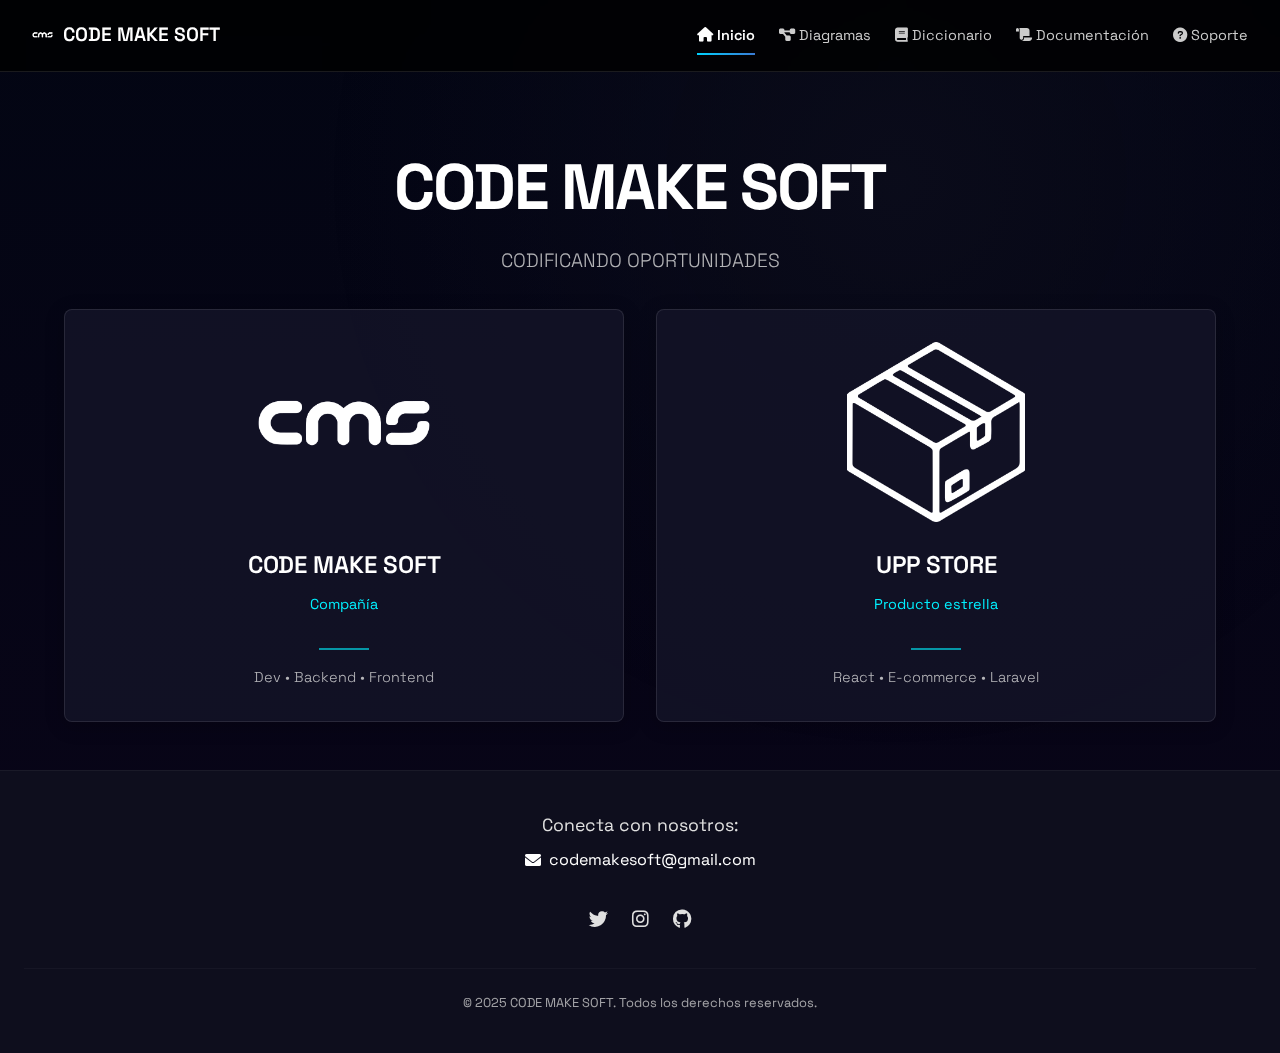
<file: index.html>
<!DOCTYPE html>
<html lang="es">
<head>
    <meta charset="UTF-8">
    <meta name="viewport" content="width=device-width, initial-scale=1.0">
    <title>CMS | Tech Solutions</title>
    <link rel="icon" type="image/png" href="img/CMS_white.png">
    <link rel="apple-touch-icon" href="img/CMS_white.png">
    <link rel="stylesheet" href="styles.css">
    <link href="https://fonts.googleapis.com/css2?family=Space+Grotesk:wght@300;400;600;700&display=swap" rel="stylesheet">
    <link rel="stylesheet" href="https://cdnjs.cloudflare.com/ajax/libs/font-awesome/6.0.0-beta3/css/all.min.css">
    <style>
        /* Estilos para la nueva barra de navegación */
        .tech-navbar {
            background: rgba(0, 0, 0, 0.8);
            backdrop-filter: blur(10px);
            padding: 1rem 2rem;
            position: sticky;
            top: 0;
            z-index: 1000;
            display: flex;
            justify-content: space-between;
            align-items: center;
            border-bottom: 1px solid rgba(255, 255, 255, 0.1);
        }

        .nav-logo {
            display: flex;
            align-items: center;
            gap: 10px;
        }

        .nav-logo img {
            height: 30px;
        }

        .nav-logo span {
            font-family: 'Space Grotesk', sans-serif;
            font-weight: 600;
            color: white;
            font-size: 1.2rem;
        }

        .nav-links {
            display: flex;
            gap: 1.5rem;
        }

        .nav-links a {
            color: #ccc;
            text-decoration: none;
            font-family: 'Space Grotesk', sans-serif;
            font-weight: 400;
            font-size: 0.9rem;
            transition: all 0.3s ease;
            position: relative;
            padding: 0.5rem 0;
        }

        .nav-links a:hover {
            color: white;
        }

        .nav-links a::after {
            content: '';
            position: absolute;
            bottom: 0;
            left: 0;
            width: 0;
            height: 2px;
            background: linear-gradient(90deg, #00d2ff, #3a7bd5);
            transition: width 0.3s ease;
        }

        .nav-links a:hover::after {
            width: 100%;
        }

        .nav-links a.active {
            color: white;
            font-weight: 600;
        }

        .nav-links a.active::after {
            width: 100%;
        }

        /* Ajustes para el header */
        .tech-header {
            margin-top: 0;
        }

        @media (max-width: 768px) {
            .tech-navbar {
                flex-direction: column;
                padding: 1rem;
            }

            .nav-links {
                margin-top: 1rem;
                flex-wrap: wrap;
                justify-content: center;
            }
        }
    </style>
</head>
<body>
    <div class="tech-background"></div>
    
    <!-- Nueva barra de navegación -->
    <nav class="tech-navbar">
        <div class="nav-logo">
            <img src="../img/CMS_white.png" alt="CMS Logo">
            <span>CODE MAKE SOFT</span>
        </div>
        <div class="nav-links">
            <a href="#" class="active"><i class="fas fa-home"></i> Inicio</a>
            <a href="documentacion/diagramas.html"><i class="fas fa-diagram-project"></i> Diagramas</a>
            <a href="documentacion/dictionary.html"><i class="fas fa-book"></i> Diccionario</a>
            <a href="#"><i class="fas fa-scroll"></i> Documentación</a>
            <a 
                href="mailto:codemakesoft@gmail.com"
                target="_blank"
                rel="noopener noreferrer"
            >
                <i class="fas fa-question-circle"></i> Soporte
            </a>
        </div>
    </nav>

    <header class="tech-header">
        <div class="header-content">
            <h1>CODE MAKE SOFT</h1>
            <p class="tagline">CODIFICANDO OPORTUNIDADES</p>
        </div>
    </header>

    <main class="presentation-grid">
        <article class="tech-card">
            <div class="card-content">
                <div class="card-front">
                    <div class="img-container">
                        <img src="img/CMS_white.png" alt="Design Lead" class="profile-img">
                    </div>
                    <h3>CODE MAKE SOFT</h3>
                    <p class="position">Compañía</p>
                    <div class="tech-divider"></div>
                    <p class="skills">Dev • Backend • Frontend</p>
                </div>
            </div>
        </article>
        <article class="tech-card">
            <div class="card-content">
                <div class="card-front">
                    <div class="img-container">
                        <img src="img/box_icon.png" alt="CEO" class="profile-img">
                    </div>
                    <h3>UPP STORE</h3>
                    <p class="position">Producto estrella</p>
                    <div class="tech-divider"></div>
                    <p class="skills">React • E-commerce • Laravel</p>
                </div>
            </div>
        </article>
    </main>

    <footer class="tech-footer">
        <div class="footer-content">
            <div class="footer-contact">
                <p>Conecta con nosotros:</p>
                <a href="mailto:codemakesoft@gmail.com" class="email-link">
                    <i class="fas fa-envelope"></i> codemakesoft@gmail.com
                </a>
            </div>
            <div class="footer-social">
                <a href="https://x.com/theuppstore" aria-label="Twitter"><i class="fab fa-twitter"></i></a>
                <a href="https://www.instagram.com/codemakesoft_/" aria-label="Instagram"><i class="fab fa-instagram"></i></a>
                <a href="https://github.com/CodeMakeSoft" aria-label="GitHub"><i class="fab fa-github"></i></a>
            </div>
        </div>
        <div class="footer-copyright">
            <p>&copy; 2025 CODE MAKE SOFT. Todos los derechos reservados.</p>
        </div>
    </footer>
</body>
</html>
</file>
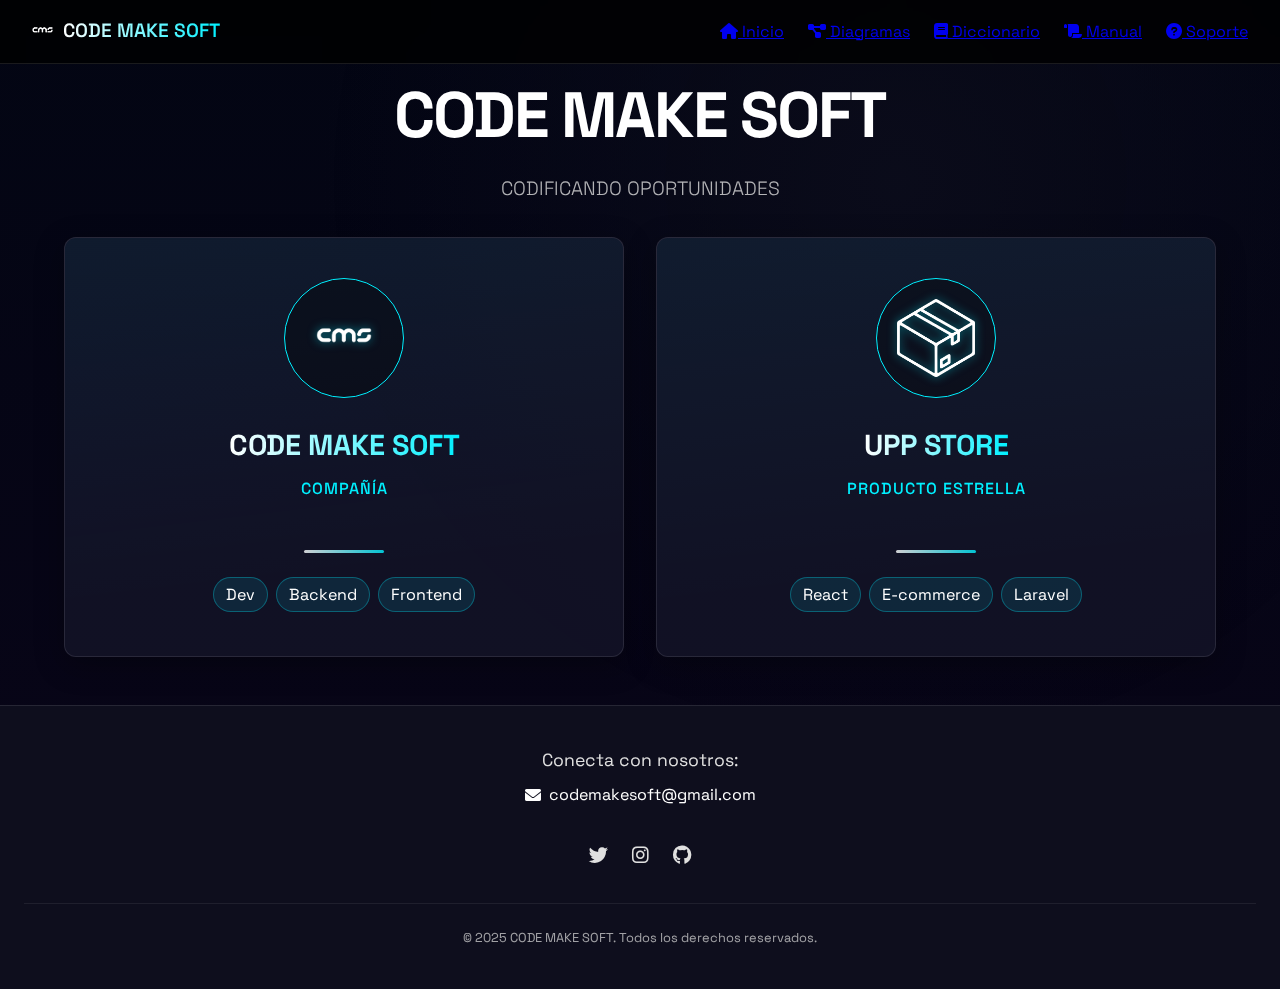
<file: html/index.html>
<!DOCTYPE html>
<html lang="es">
<head>
    <meta charset="UTF-8">
    <meta name="viewport" content="width=device-width, initial-scale=1.0">
    <title>CMS | Tech Solutions</title>
    <link rel="icon" type="image/png" href="/resources/Images/Logos/CMS_white.png">
    <link rel="apple-touch-icon" href="/resources/Images/Logos/CMS_white.png">
    <link rel="stylesheet" href="/css/styles.css">
    <link href="https://fonts.googleapis.com/css2?family=Space+Grotesk:wght@300;400;600;700&display=swap" rel="stylesheet">
    <link rel="stylesheet" href="https://cdnjs.cloudflare.com/ajax/libs/font-awesome/6.0.0-beta3/css/all.min.css">
</head>
<body>
    <div class="tech-background"></div>
    
    <!-- Nueva barra de navegación -->
    <nav class="tech-navbar">
        <div class="nav-logo">
            <img src="/resources/Images/Logos/CMS_white.png" alt="CMS Logo">
            <span>CODE MAKE SOFT</span>
        </div>
        <div class="nav-links">
            <a href="#" class="active"><i class="fas fa-home"></i> Inicio</a>
            <a href="/html/diagrams.html"><i class="fas fa-diagram-project"></i> Diagramas</a>
            <a href="/html/dictionary.html"><i class="fas fa-book"></i> Diccionario</a>
            <a href="/html/manual.html"><i class="fas fa-scroll"></i> Manual</a>
            <a 
                href="mailto:codemakesoft@gmail.com"
                target="_blank"
                rel="noopener noreferrer"
            >
                <i class="fas fa-question-circle"></i> Soporte
            </a>
        </div>
    </nav>

    <header class="tech-header">
        <div class="header-content">
            <h1>CODE MAKE SOFT</h1>
            <p class="tagline">CODIFICANDO OPORTUNIDADES</p>
        </div>
    </header>

    <main class="presentation-grid">
        <article class="tech-card">
            <div class="card-content">
                <div class="card-front">
                    <div class="img-container">
                        <img src="/resources/Images/Logos/CMS_white.png" alt="CODE MAKE SOFT" class="profile-img">
                    </div>
                    <h3>CODE MAKE SOFT</h3>
                    <p class="position">Compañía</p>
                    <div class="tech-divider"></div>
                    <div class="skills">
                        <span>Dev</span>
                        <span>Backend</span>
                        <span>Frontend</span>
                    </div>
                </div>
            </div>
        </article>
        
        <article class="tech-card">
            <div class="card-content">
                <div class="card-front">
                    <div class="img-container">
                        <img src="/resources/Images/Logos/box_icon.png" alt="UPP STORE" class="profile-img">
                    </div>
                    <h3>UPP STORE</h3>
                    <p class="position">Producto estrella</p>
                    <div class="tech-divider"></div>
                    <div class="skills">
                        <span>React</span>
                        <span>E-commerce</span>
                        <span>Laravel</span>
                    </div>
                </div>
            </div>
        </article>
    </main>

    <footer class="tech-footer">
        <div class="footer-content">
            <div class="footer-contact">
                <p>Conecta con nosotros:</p>
                <a href="mailto:codemakesoft@gmail.com" class="email-link">
                    <i class="fas fa-envelope"></i> codemakesoft@gmail.com
                </a>
            </div>
            <div class="footer-social">
                <a href="https://x.com/theuppstore" aria-label="Twitter"><i class="fab fa-twitter"></i></a>
                <a href="https://www.instagram.com/codemakesoft_/" aria-label="Instagram"><i class="fab fa-instagram"></i></a>
                <a href="https://github.com/CodeMakeSoft" aria-label="GitHub"><i class="fab fa-github"></i></a>
            </div>
        </div>
        <div class="footer-copyright">
            <p>&copy; 2025 CODE MAKE SOFT. Todos los derechos reservados.</p>
        </div>
    </footer>
</body>
</html>
</file>
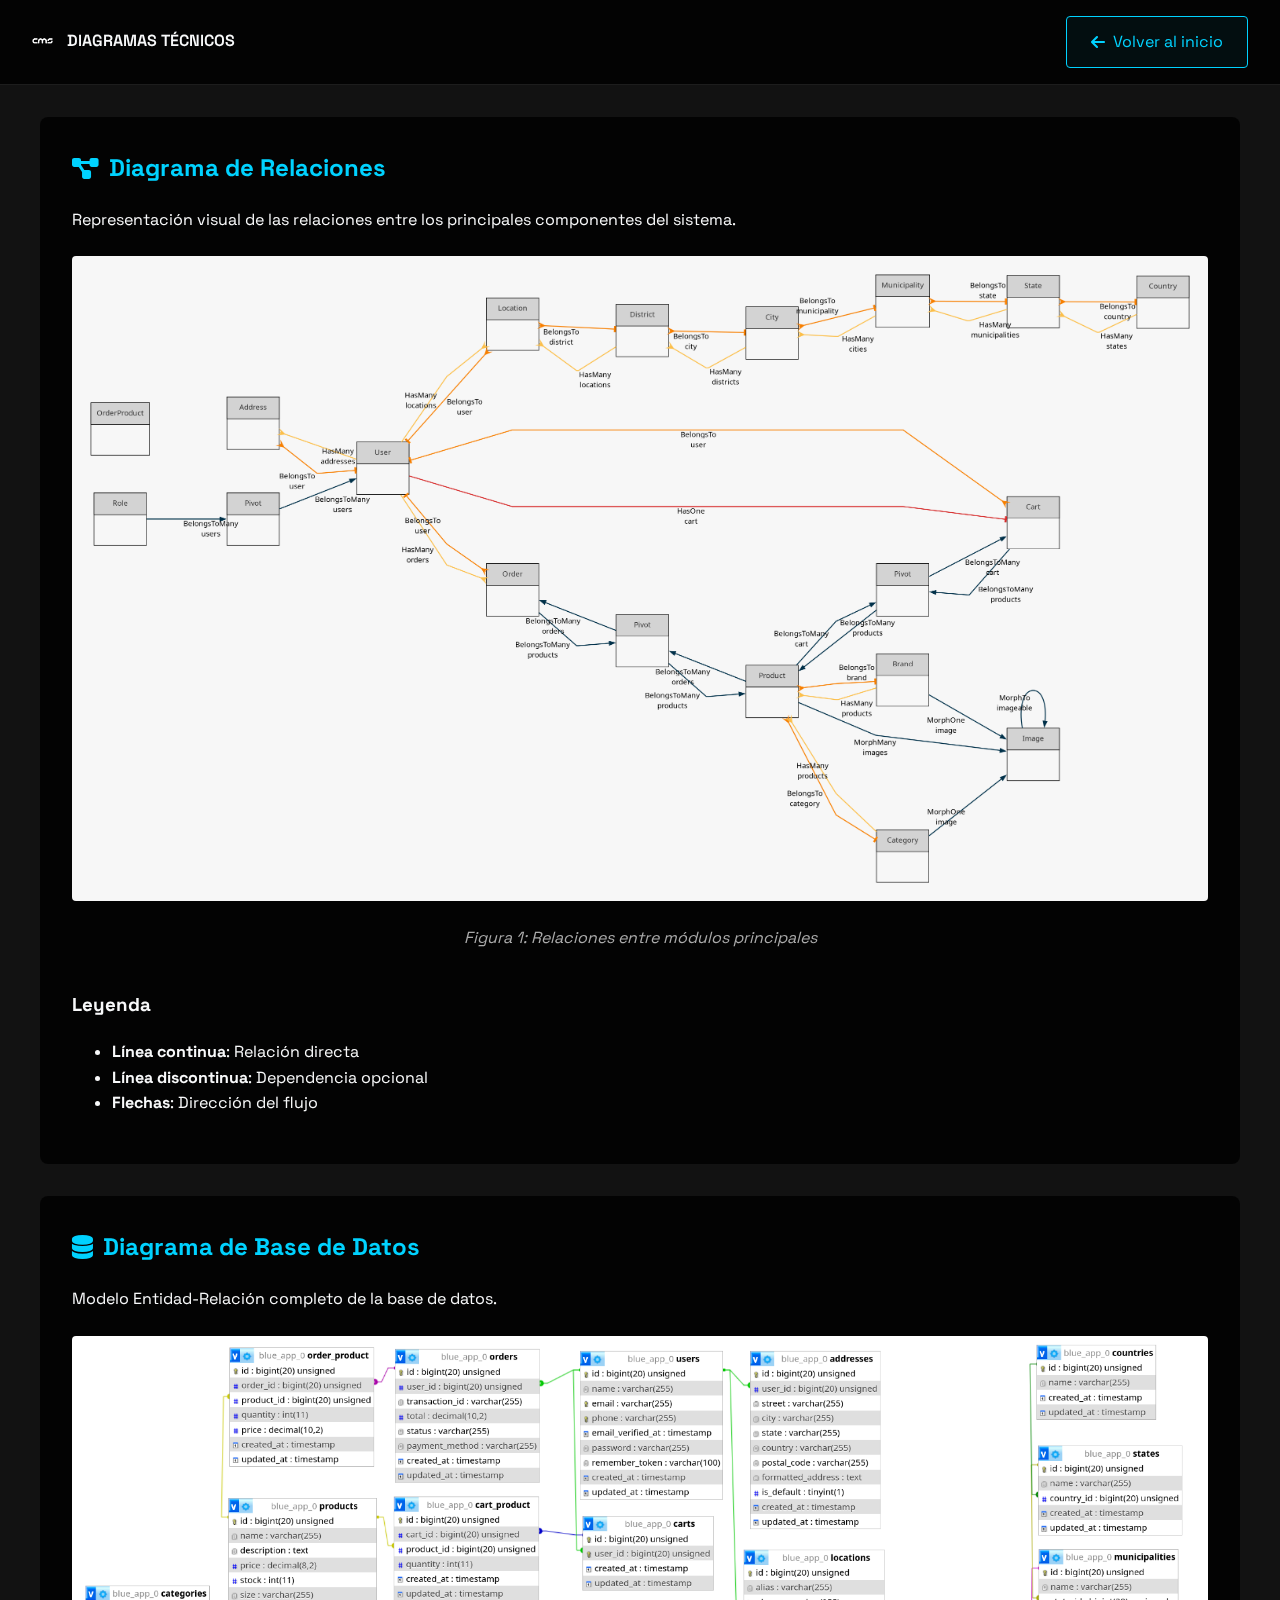
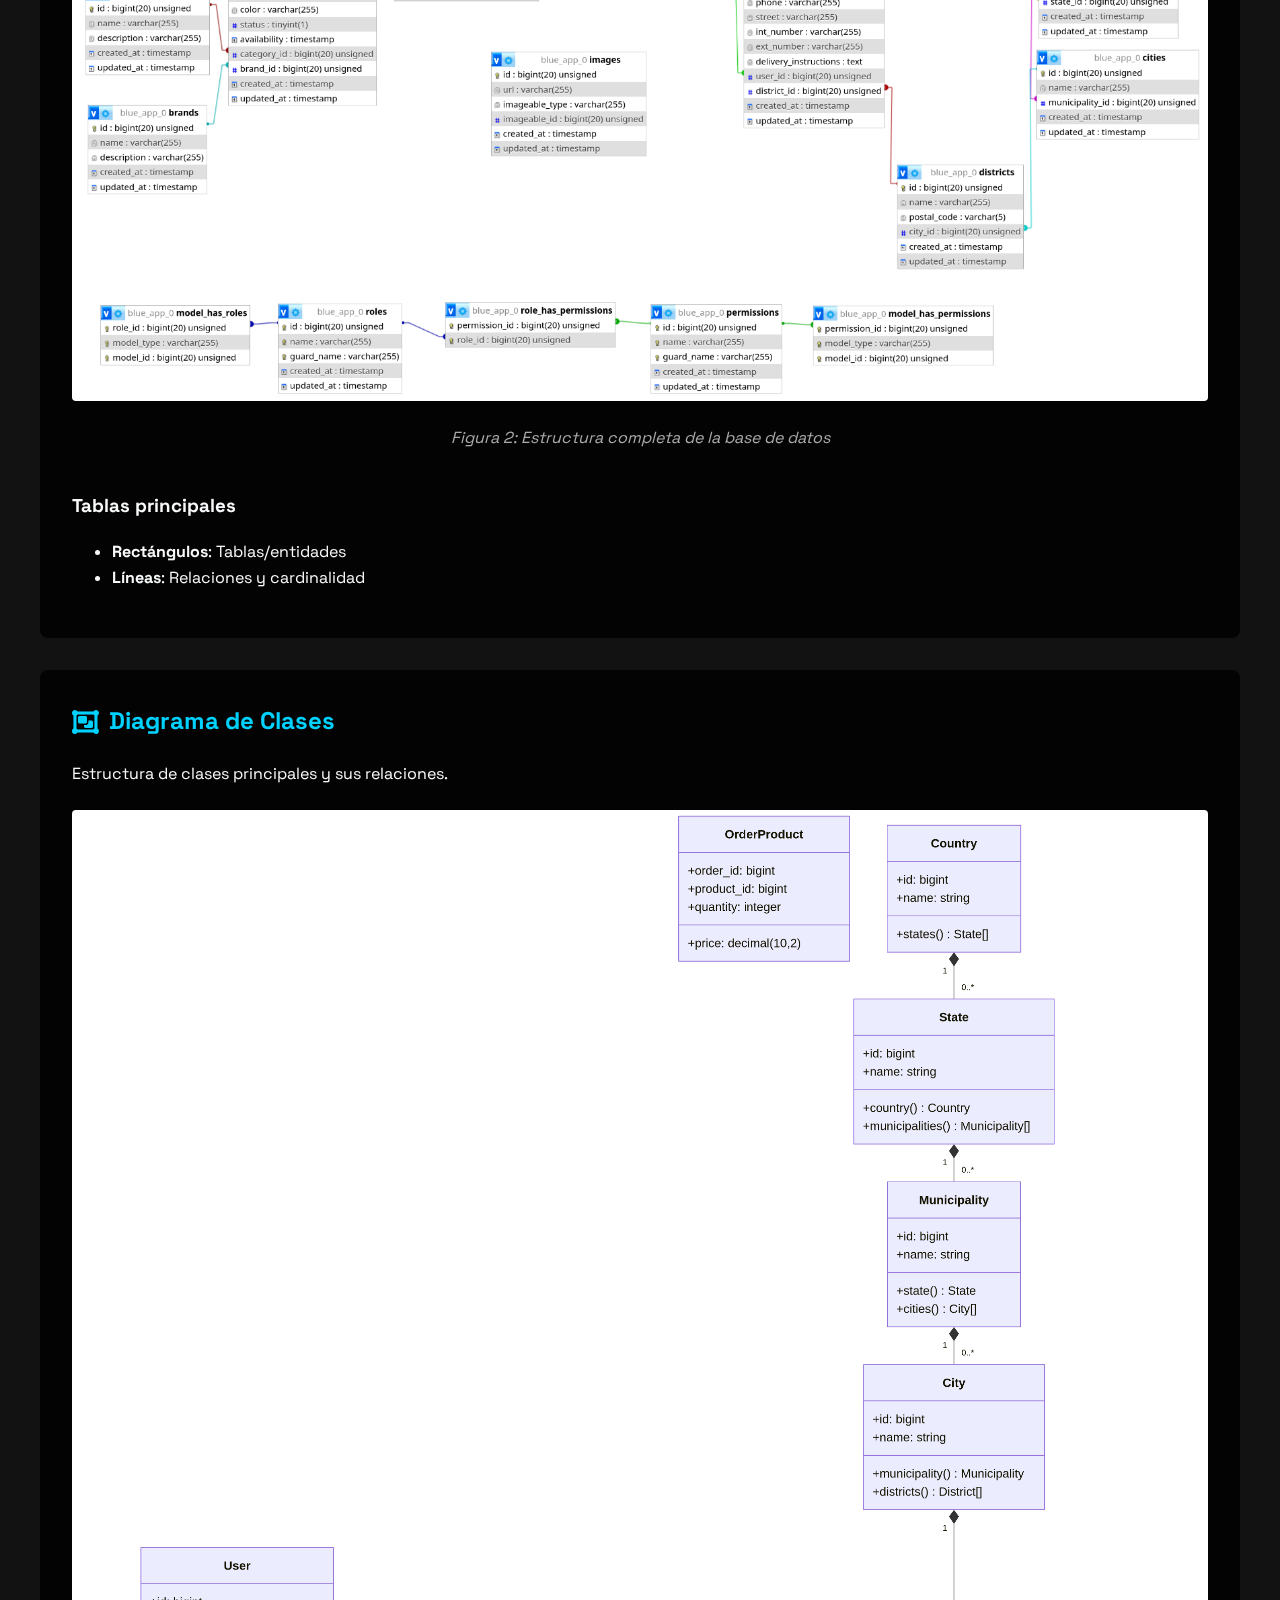
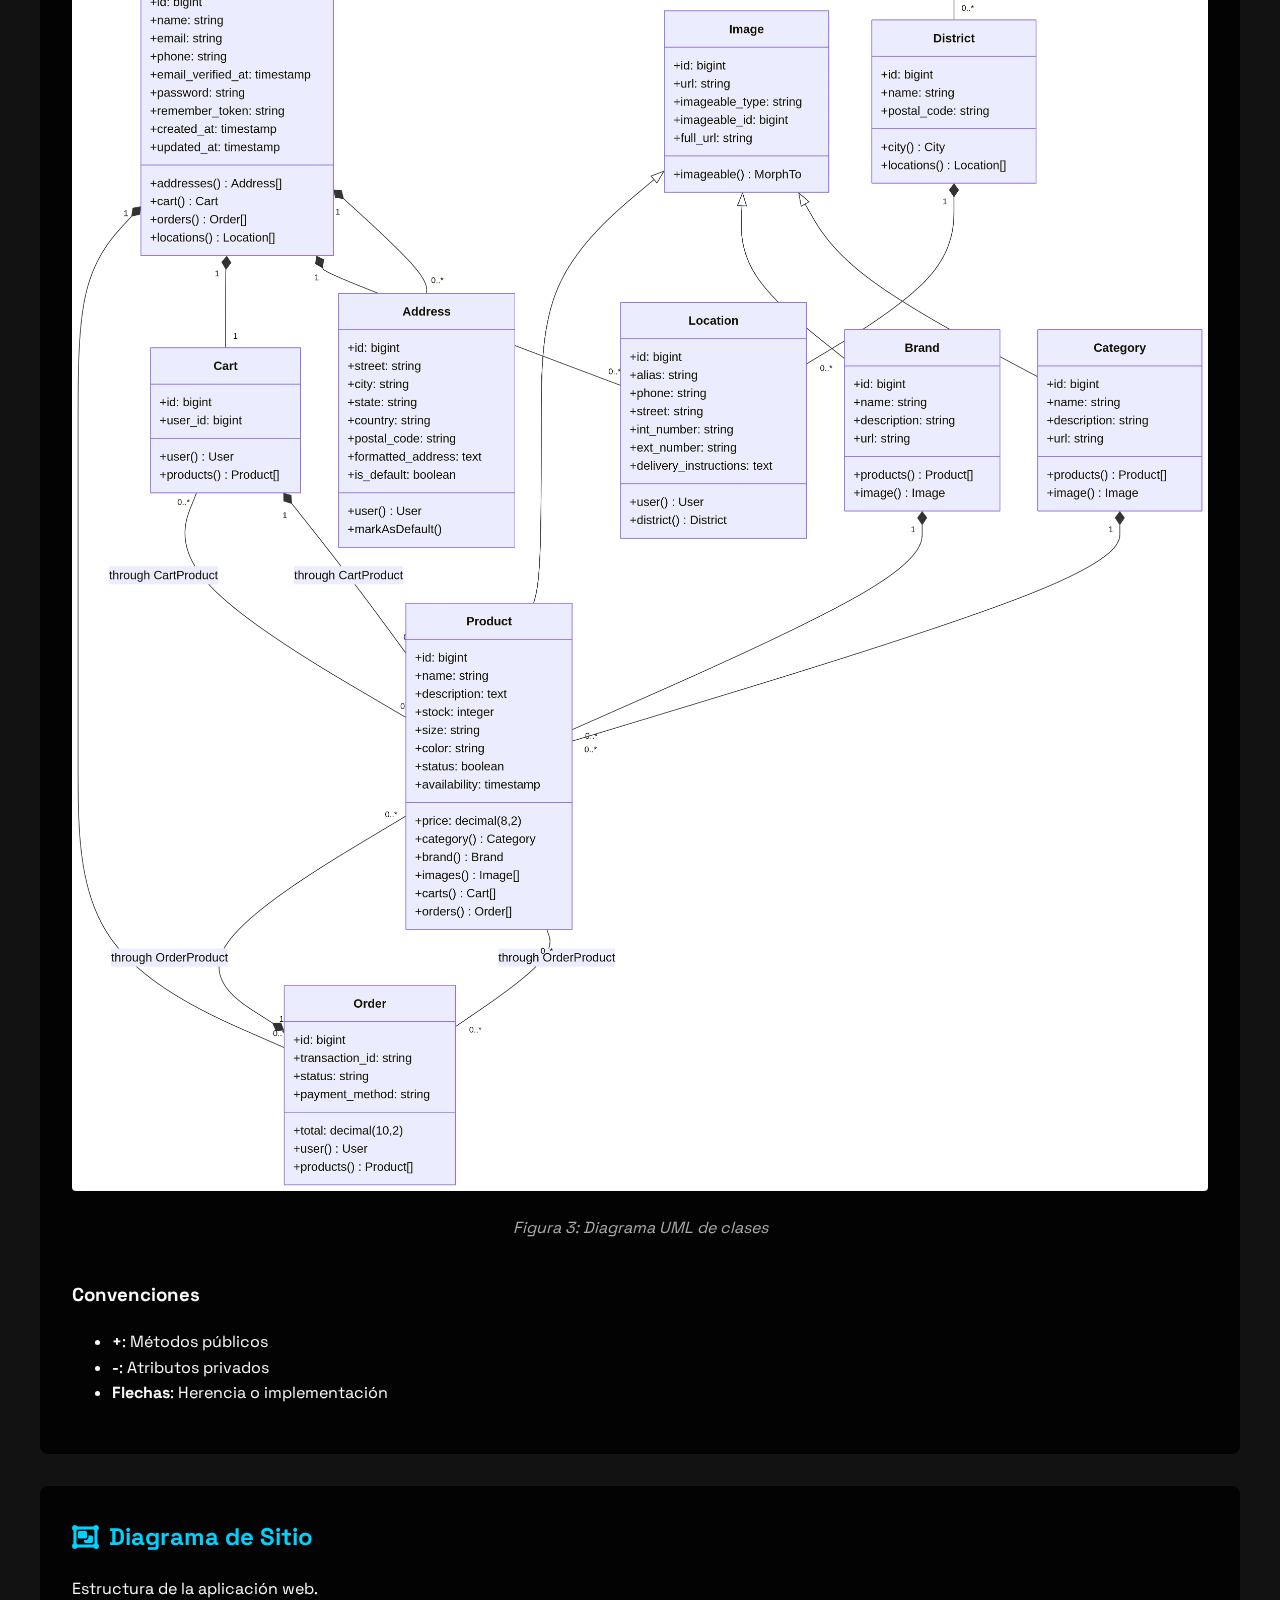
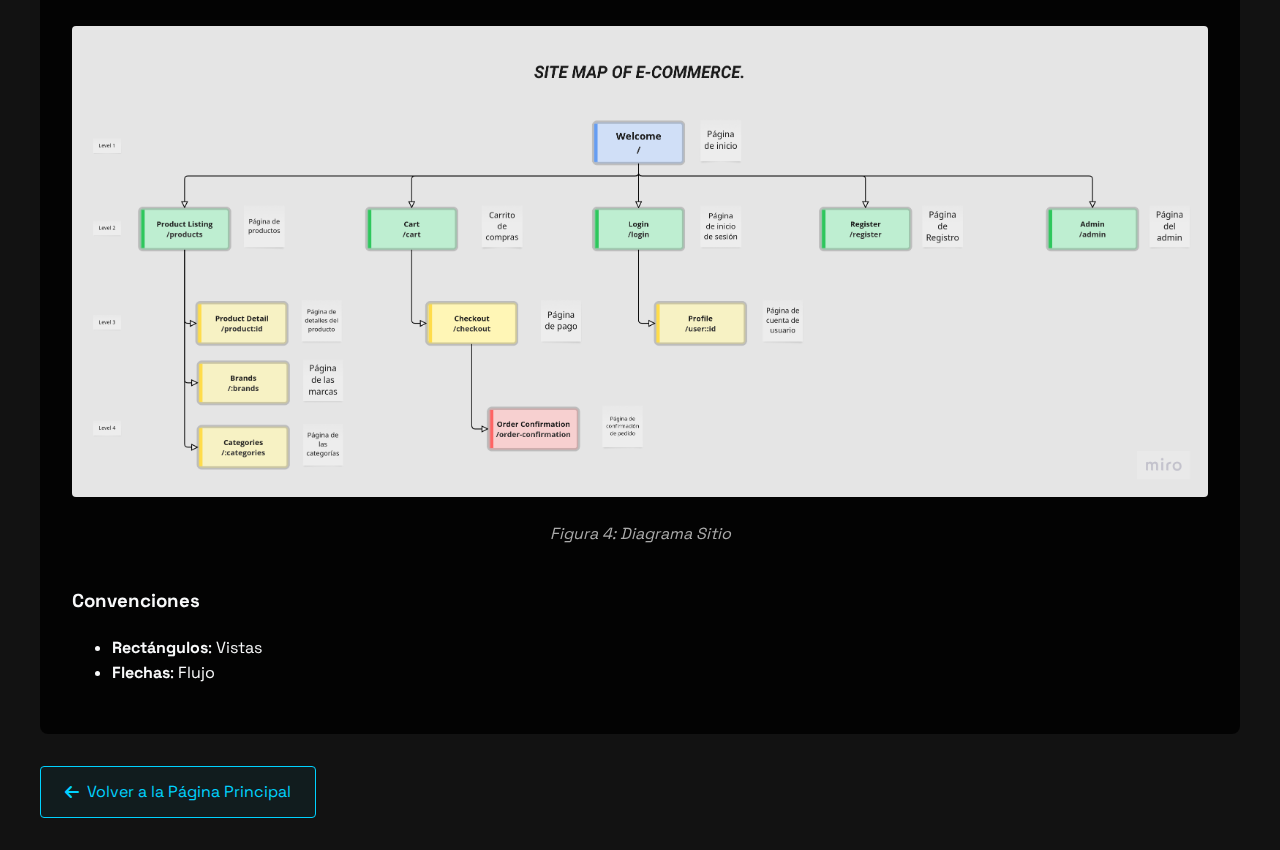
<file: documentacion/diagramas.html>
<!DOCTYPE html>
<html lang="es">
<head>
    <meta charset="UTF-8">
    <meta name="viewport" content="width=device-width, initial-scale=1.0">
    <title>Diagramas Técnicos | CMS</title>
    <link href="https://fonts.googleapis.com/css2?family=Space+Grotesk:wght@300;400;600;700&display=swap" rel="stylesheet">
    <link rel="stylesheet" href="https://cdnjs.cloudflare.com/ajax/libs/font-awesome/6.0.0-beta3/css/all.min.css">
    <style>
        :root {
            --primary: #3a7bd5;
            --secondary: #00d2ff;
            --dark-bg: rgba(0, 0, 0, 0.8);
            --light-text: #f8f9fa;
        }
        
        body {
            font-family: 'Space Grotesk', sans-serif;
            background-color: #121212;
            color: var(--light-text);
            margin: 0;
            padding: 0;
            line-height: 1.6;
        }
        
        .tech-navbar {
            background: var(--dark-bg);
            backdrop-filter: blur(10px);
            padding: 1rem 2rem;
            position: sticky;
            top: 0;
            z-index: 1000;
            border-bottom: 1px solid rgba(255, 255, 255, 0.1);
            display: flex;
            justify-content: space-between;
            align-items: center;
        }
        
        .doc-container {
            max-width: 1200px;
            margin: 2rem auto;
            padding: 0 2rem;
        }
        
        .diagram-section {
            background: var(--dark-bg);
            border-radius: 8px;
            padding: 2rem;
            margin-bottom: 2rem;
            backdrop-filter: blur(10px);
        }
        
        .diagram-section h2 {
            color: var(--secondary);
            margin-top: 0;
            display: flex;
            align-items: center;
            gap: 10px;
        }
        
        .diagram-container {
            text-align: center;
            margin: 1.5rem 0;
            overflow-x: auto;
        }
        
        .diagram-container img {
            max-width: 100%;
            height: auto;
            border-radius: 4px;
            box-shadow: 0 4px 15px rgba(0, 0, 0, 0.3);
        }
        
        .diagram-caption {
            margin-top: 1rem;
            font-style: italic;
            color: #aaa;
        }
        
        .back-link {
            display: inline-flex;
            align-items: center;
            gap: 8px;
            margin: 0;
            color: var(--secondary);
            text-decoration: none;
            padding: 12px 24px;
            border: 1px solid var(--secondary);
            border-radius: 4px;
            transition: all 0.3s;
            background: rgba(0, 210, 255, 0.05);
        }
        
        .back-link:hover {
            background: rgba(0, 210, 255, 0.1);
            transform: translateY(-2px);
        }
    </style>
</head>
<body>
    <nav class="tech-navbar">
        <div>
            <img src="../img/CMS_white.png" alt="CMS Logo" style="height: 30px; vertical-align: middle;">
            <span style="margin-left: 10px; font-weight: 600;">DIAGRAMAS TÉCNICOS</span>
        </div>
        <div>
            <a href="../index.html" class="back-link">
                <i class="fas fa-arrow-left"></i> Volver al inicio
            </a>
        </div>
    </nav>

    <div class="doc-container">
        <!-- Diagrama de Relaciones -->
        <div class="diagram-section">
            <h2><i class="fas fa-project-diagram"></i> Diagrama de Relaciones</h2>
            <p>Representación visual de las relaciones entre los principales componentes del sistema.</p>
            
            <div class="diagram-container">
                <img src="../img/relations.png" alt="Diagrama de Relaciones del Sistema">
                <p class="diagram-caption">Figura 1: Relaciones entre módulos principales</p>
            </div>
            
            <h3>Leyenda</h3>
            <ul>
                <li><strong>Línea continua</strong>: Relación directa</li>
                <li><strong>Línea discontinua</strong>: Dependencia opcional</li>
                <li><strong>Flechas</strong>: Dirección del flujo</li>
            </ul>
        </div>
        
        <!-- Diagrama de Base de Datos -->
        <div class="diagram-section">
            <h2><i class="fas fa-database"></i> Diagrama de Base de Datos</h2>
            <p>Modelo Entidad-Relación completo de la base de datos.</p>
            
            <div class="diagram-container">
                <img src="../img/database.png" alt="Diagrama de Base de Datos">
                <p class="diagram-caption">Figura 2: Estructura completa de la base de datos</p>
            </div>
            
            <h3>Tablas principales</h3>
            <ul>
                <li><strong>Rectángulos</strong>: Tablas/entidades</li>
                <li><strong>Líneas</strong>: Relaciones y cardinalidad</li>
            </ul>
        </div>
        
        <!-- Diagrama de Clases -->
        <div class="diagram-section">
            <h2><i class="fas fa-object-group"></i> Diagrama de Clases</h2>
            <p>Estructura de clases principales y sus relaciones.</p>
            
            <div class="diagram-container">
                <img src="../img/class.png" alt="Diagrama de Clases">
                <p class="diagram-caption">Figura 3: Diagrama UML de clases</p>
            </div>
            
            <h3>Convenciones</h3>
            <ul>
                <li><strong>+</strong>: Métodos públicos</li>
                <li><strong>-</strong>: Atributos privados</li>
                <li><strong>Flechas</strong>: Herencia o implementación</li>
            </ul>
        </div>

        <!-- Diagrama de Sitio -->
        <div class="diagram-section">
            <h2><i class="fas fa-object-group"></i> Diagrama de Sitio</h2>
            <p>Estructura de la aplicación web.</p>
            
            <div class="diagram-container">
                <img src="../img/site_map.jpg" alt="Diagrama de Clases">
                <p class="diagram-caption">Figura 4: Diagrama Sitio</p>
            </div>
            
            <h3>Convenciones</h3>
            <ul>
                <li><strong>Rectángulos</strong>: Vistas</li>
                <li><strong>Flechas</strong>: Flujo</li>
            </ul>
        </div>
        
        <a href="../index.html" class="back-link">
            <i class="fas fa-arrow-left"></i> Volver a la Página Principal
        </a>
    </div>
</body>
</html>
</file>
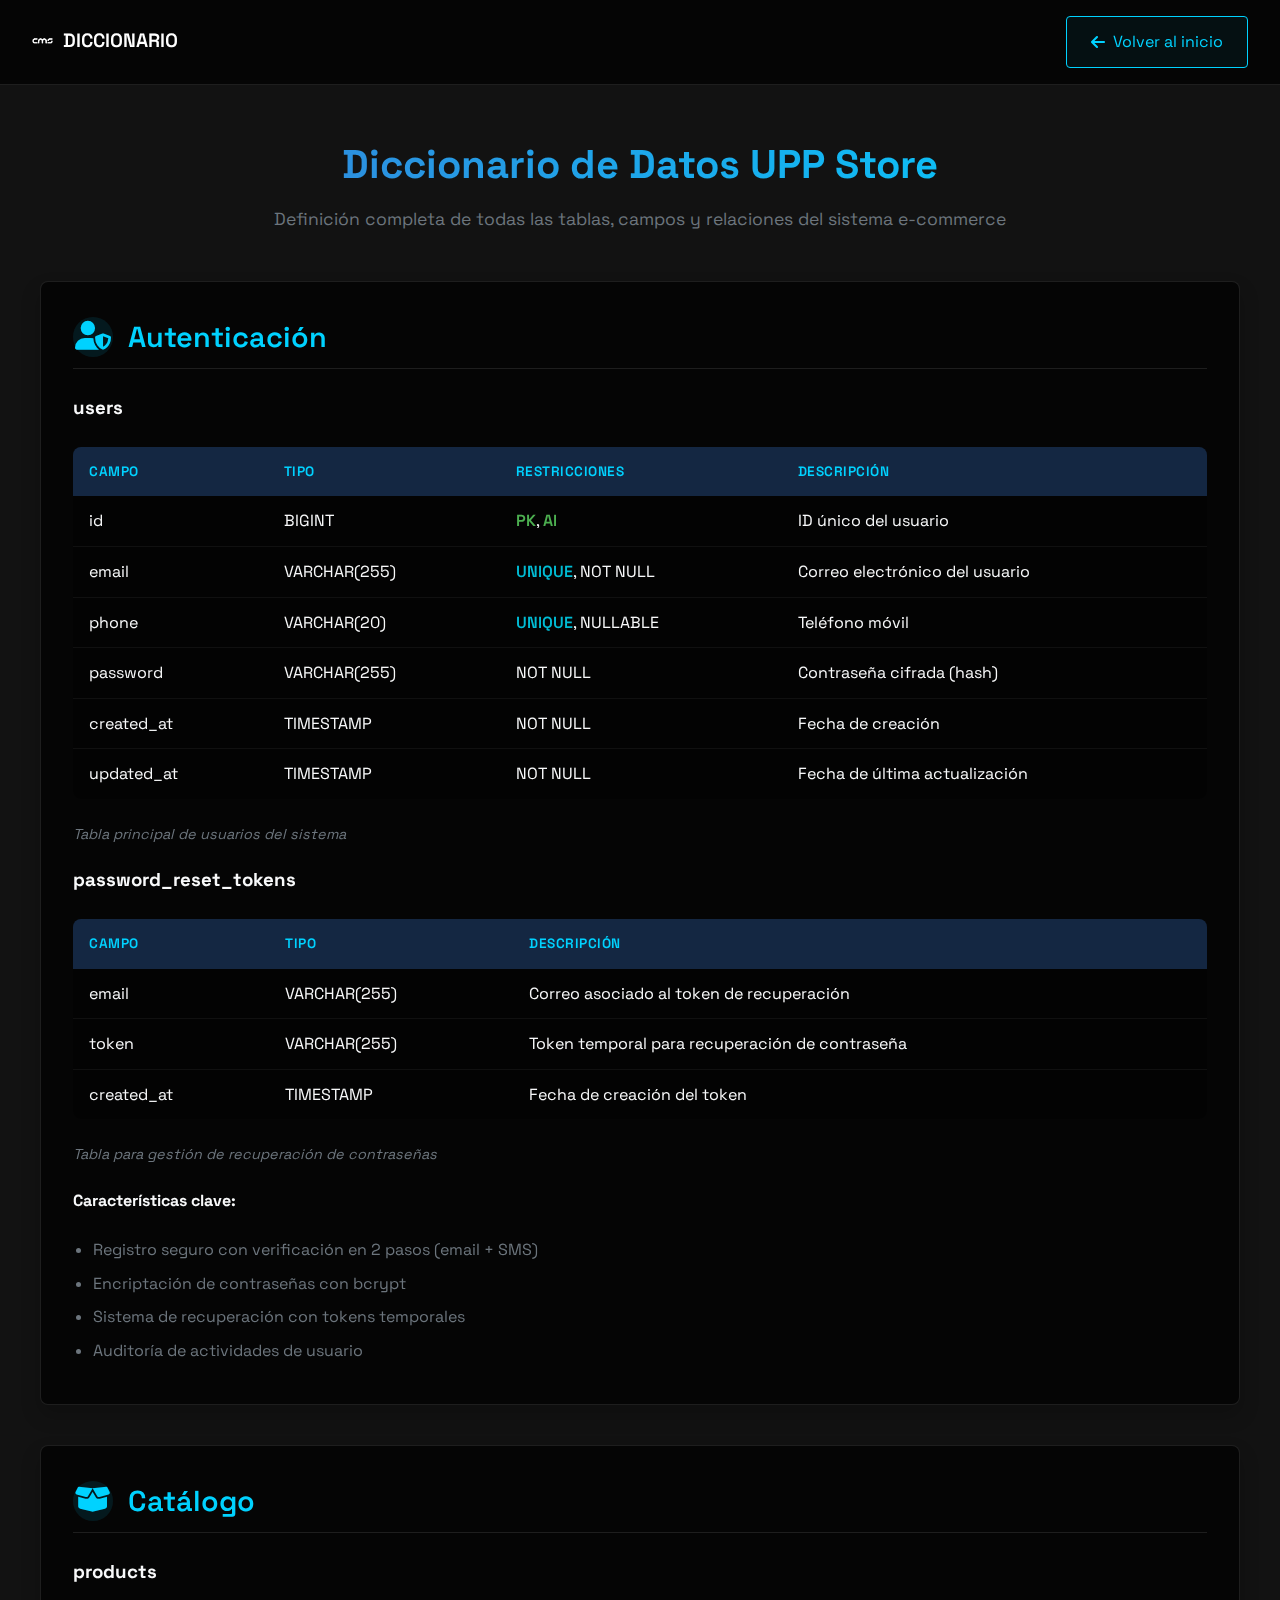
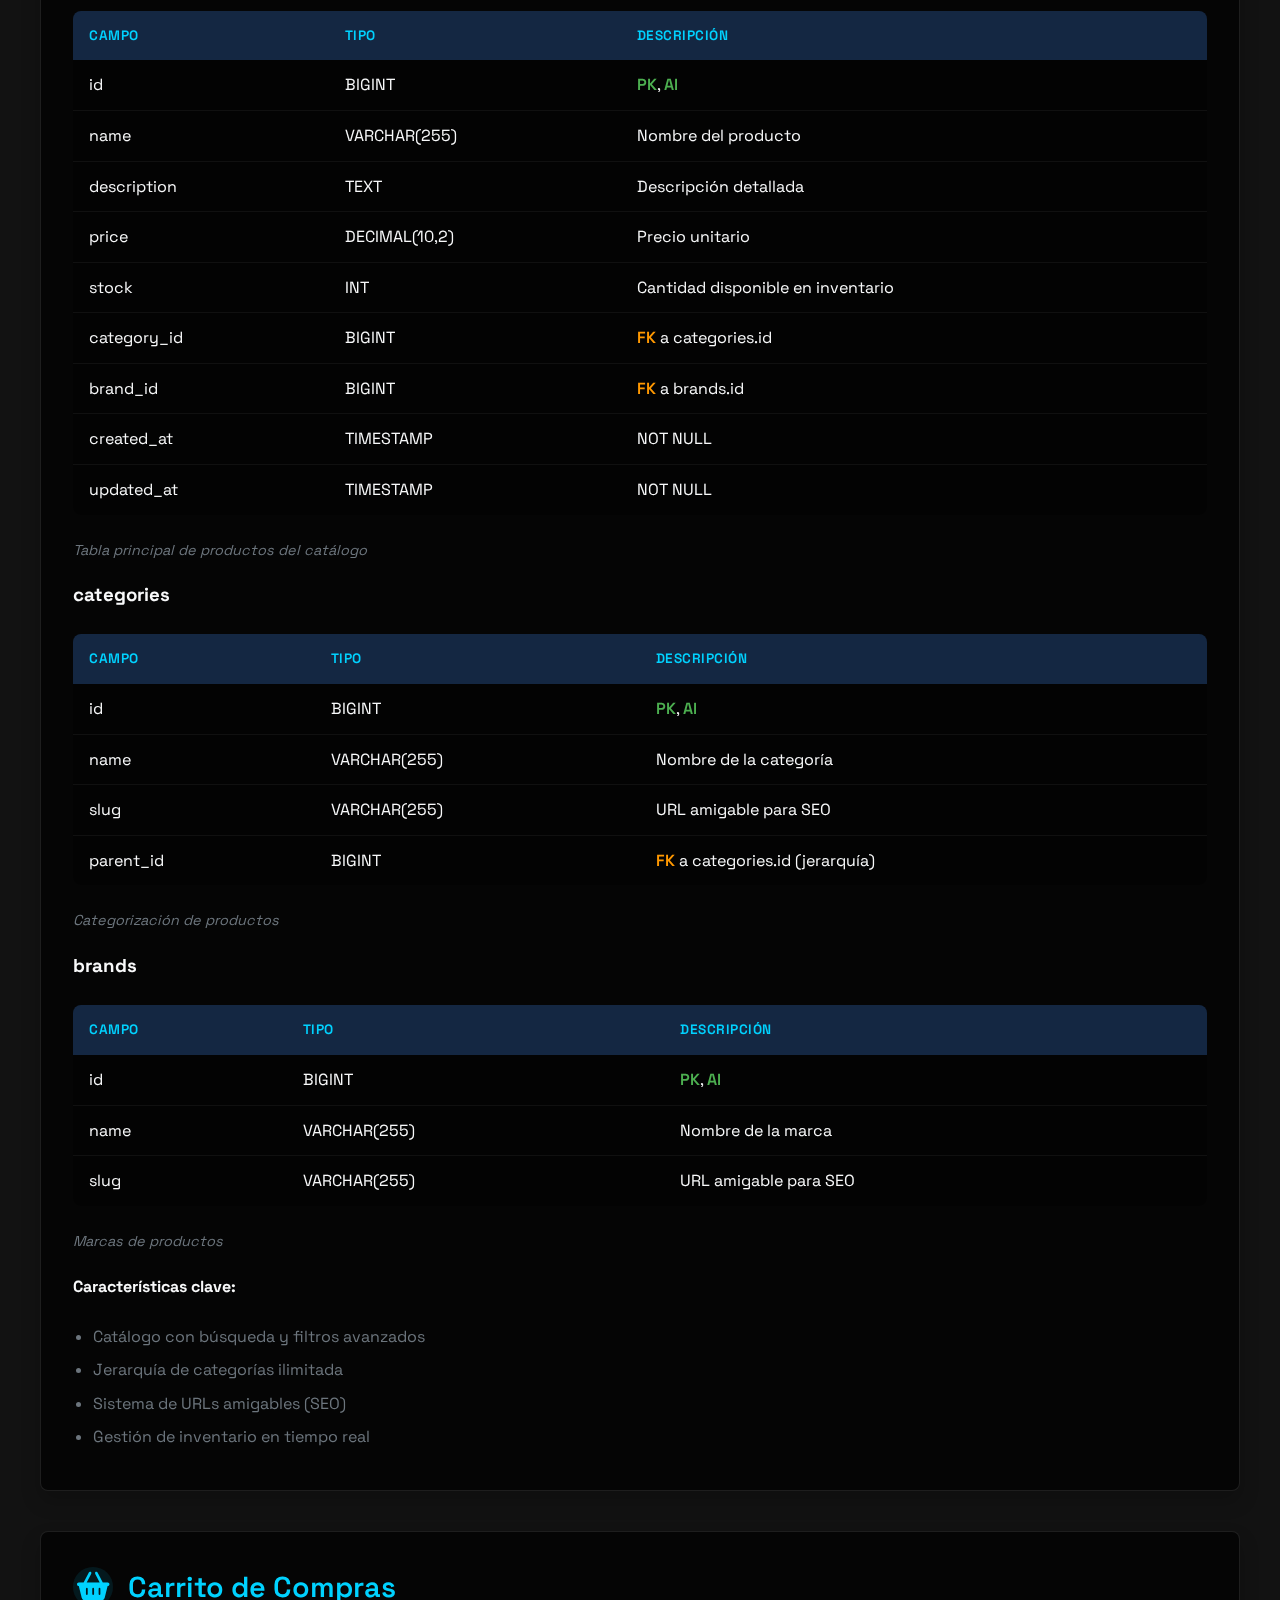
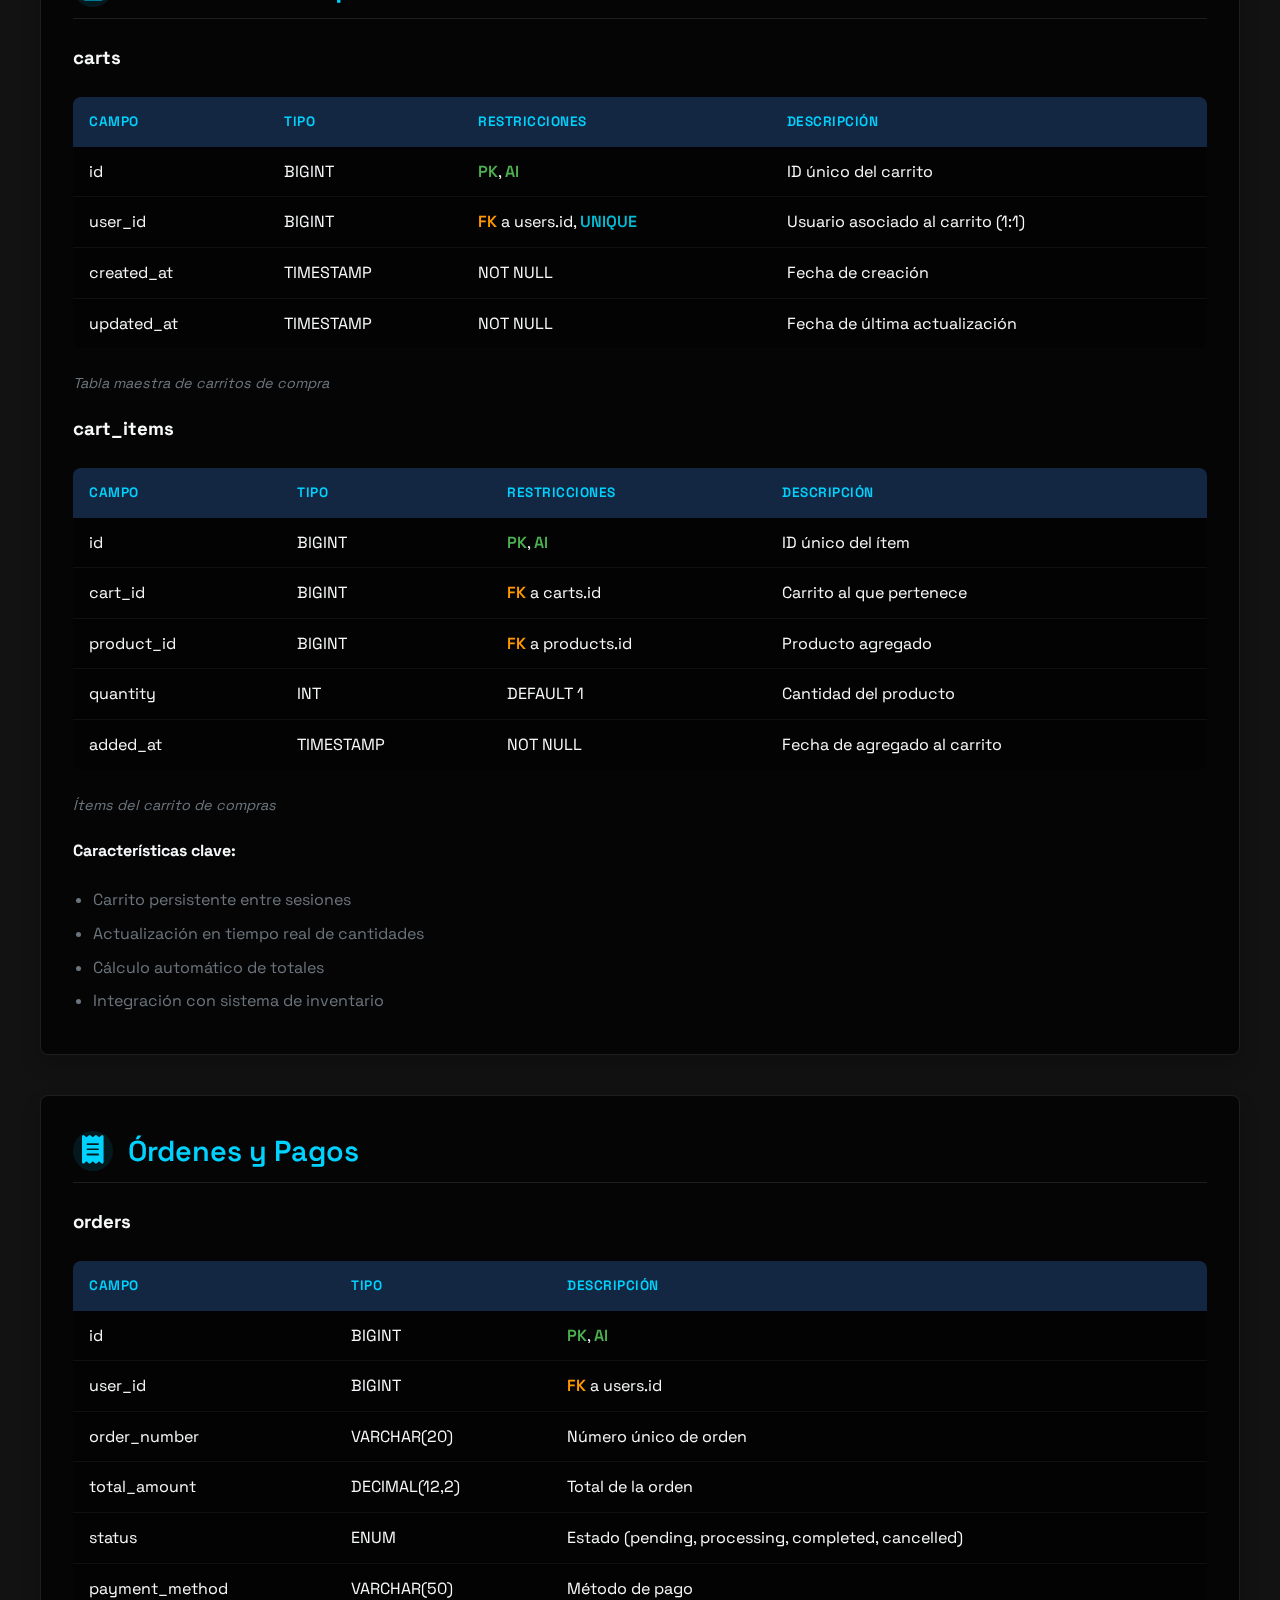
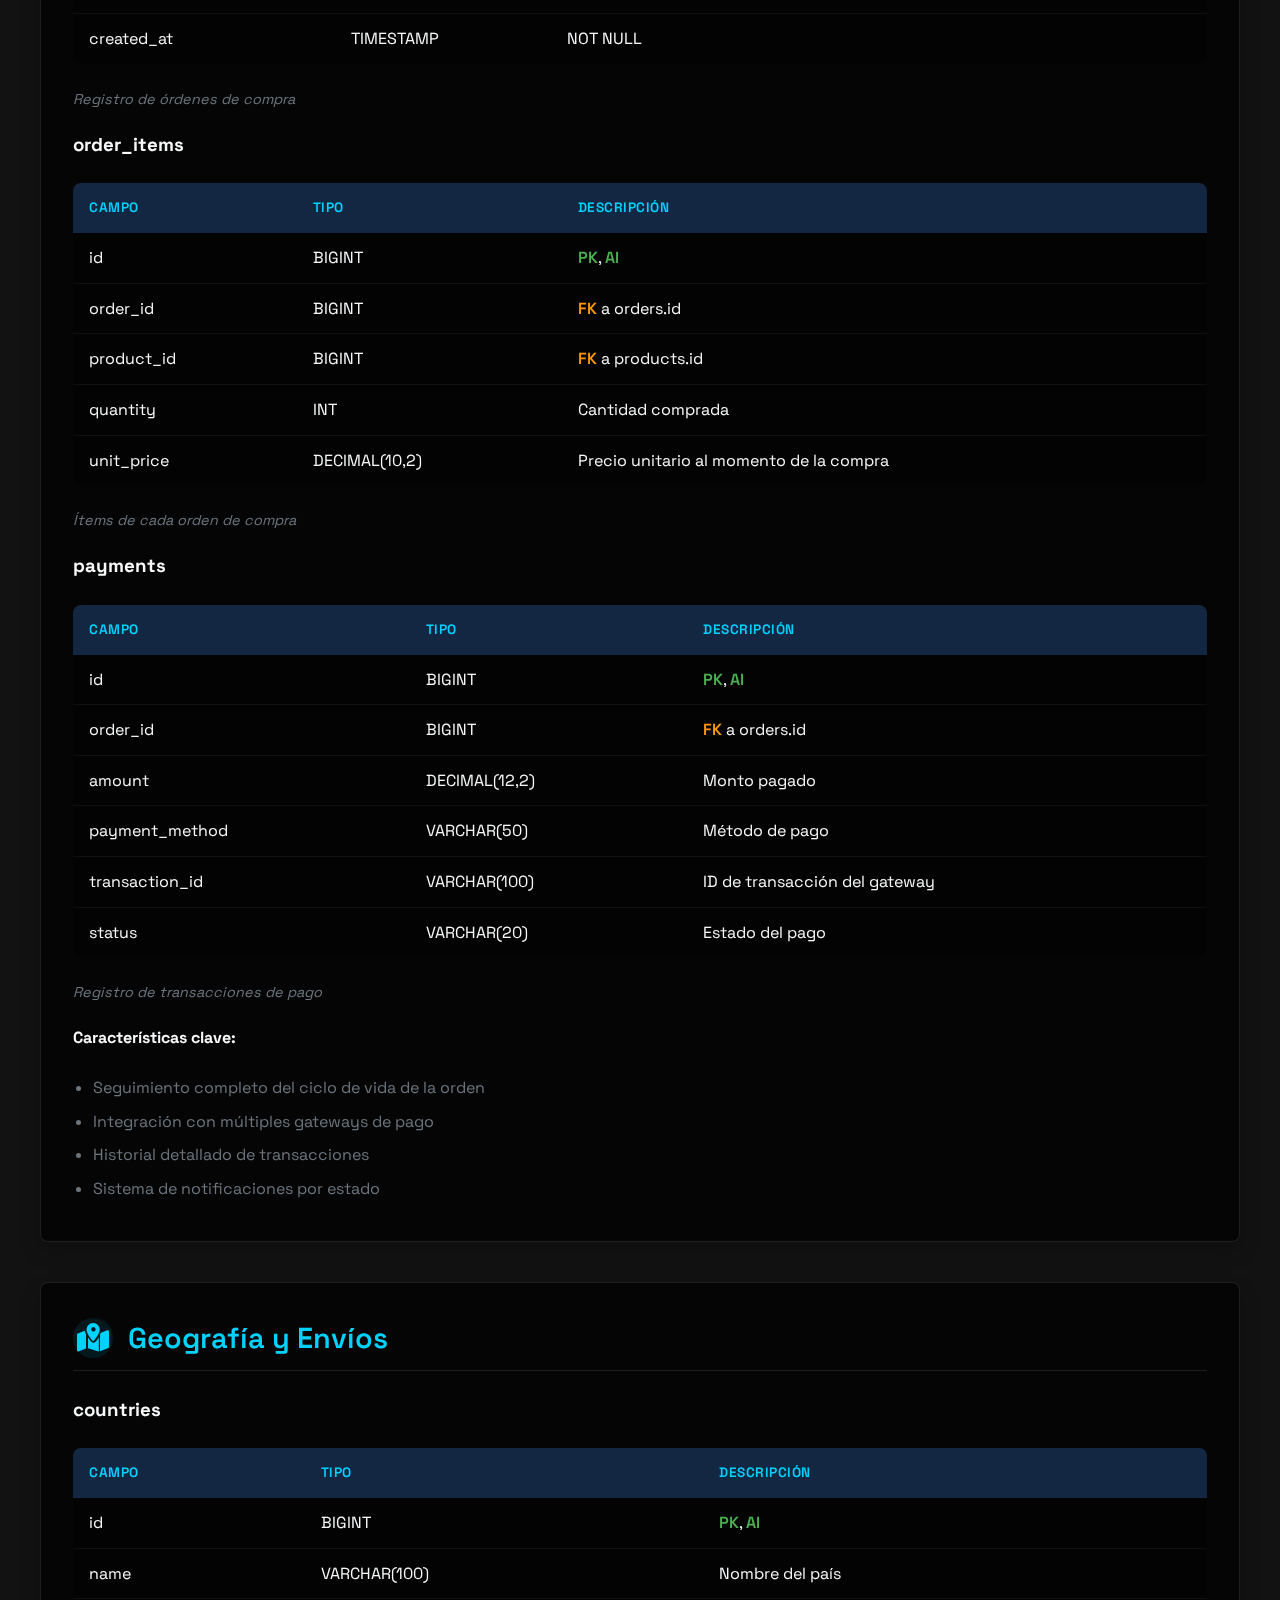
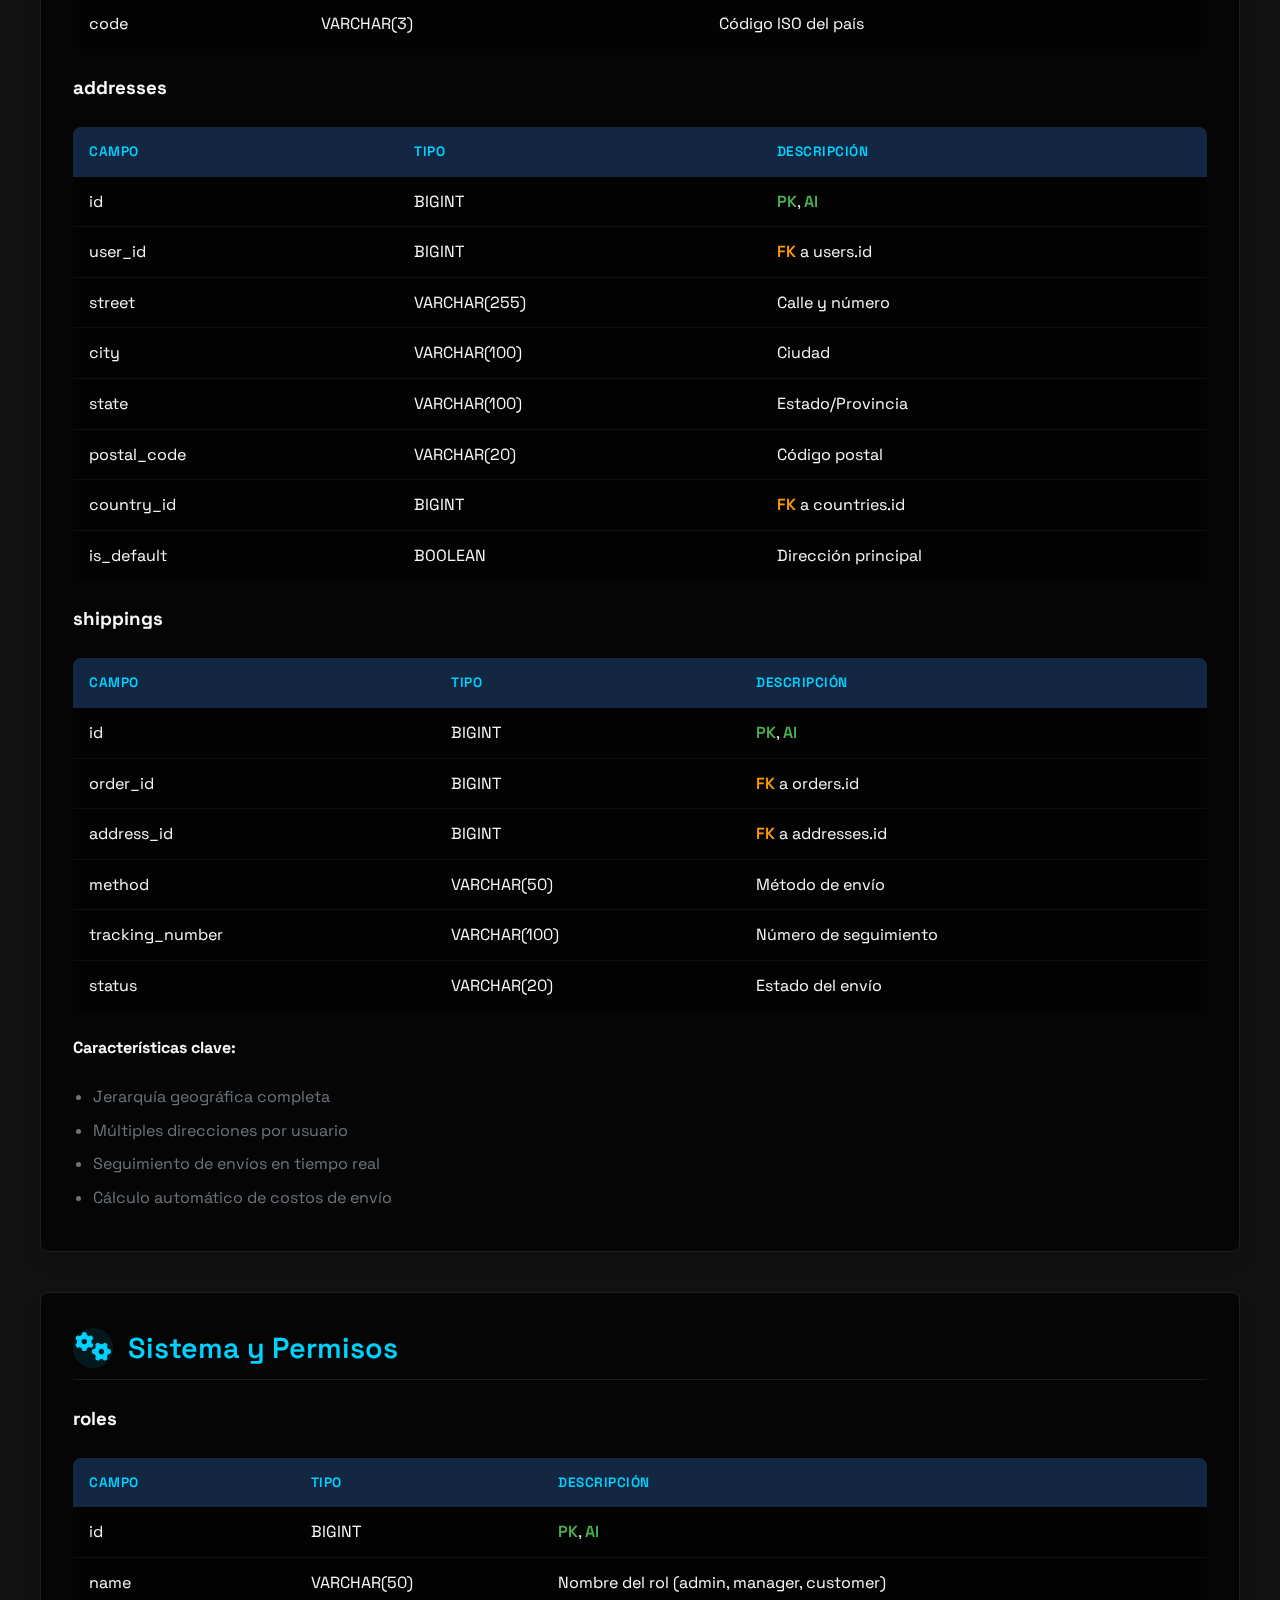
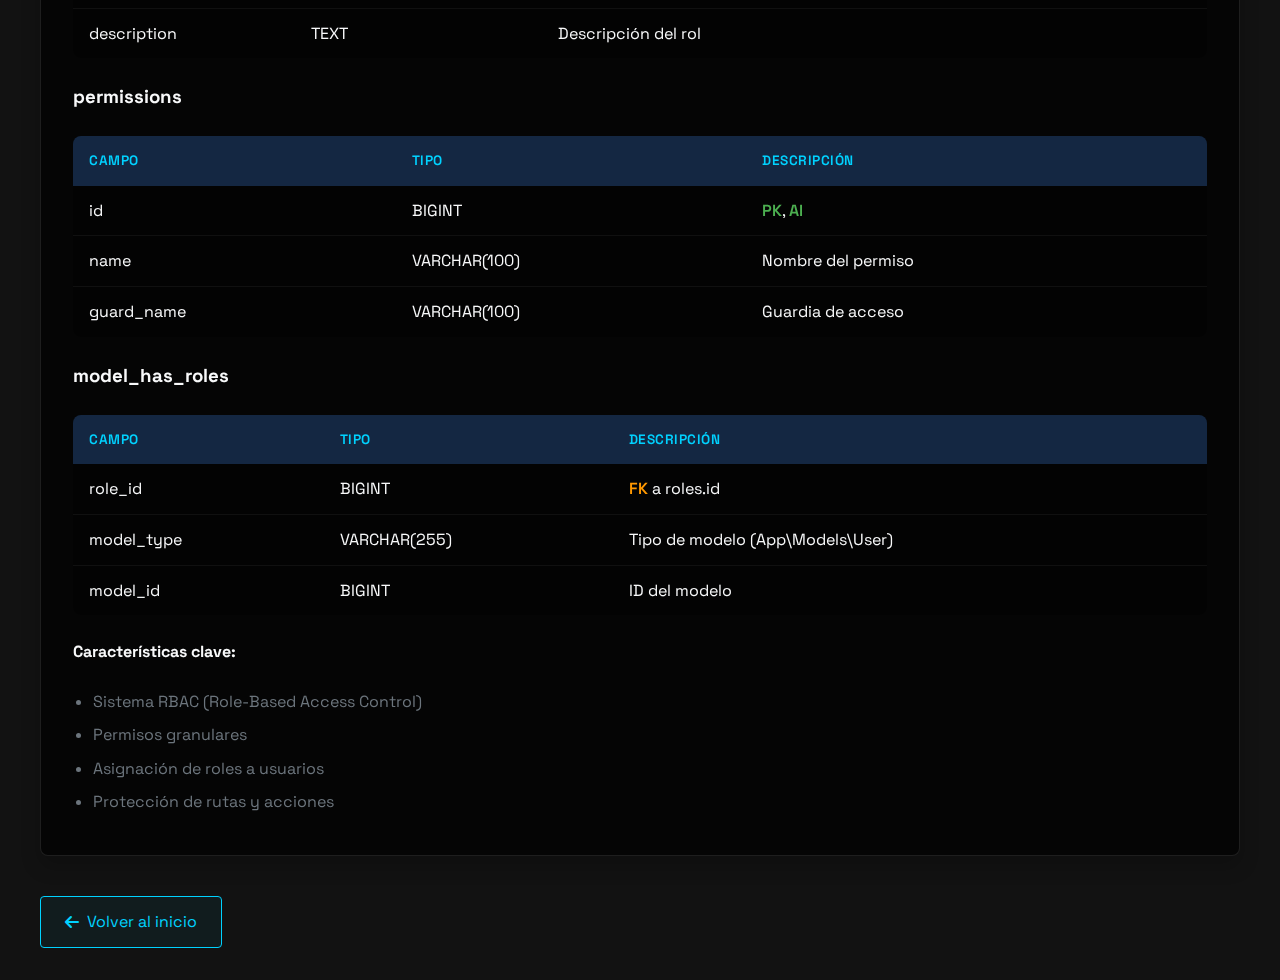
<file: documentacion/dictionary.html>
<!DOCTYPE html>
<html lang="es">
<head>
    <meta charset="UTF-8">
    <meta name="viewport" content="width=device-width, initial-scale=1.0">
    <title>Diccionario UPP Store | CMS</title>
    <link href="https://fonts.googleapis.com/css2?family=Space+Grotesk:wght@300;400;600;700&display=swap" rel="stylesheet">
    <link rel="stylesheet" href="https://cdnjs.cloudflare.com/ajax/libs/font-awesome/6.0.0-beta3/css/all.min.css">
    <style>
        :root {
            --primary: #3a7bd5;
            --secondary: #00d2ff;
            --dark: #121212;
            --light: #f8f9fa;
            --gray: #6c757d;
            --dark-bg: rgba(0, 0, 0, 0.7);
            --success: #4caf50;
            --warning: #ff9800;
            --info: #00bcd4;
            --purple: #9c27b0;
        }
        
        body {
            font-family: 'Space Grotesk', sans-serif;
            background-color: var(--dark);
            color: var(--light);
            margin: 0;
            padding: 0;
            line-height: 1.6;
        }
        
        .tech-navbar {
            background: var(--dark-bg);
            backdrop-filter: blur(10px);
            padding: 1rem 2rem;
            position: sticky;
            top: 0;
            z-index: 1000;
            display: flex;
            justify-content: space-between;
            align-items: center;
            border-bottom: 1px solid rgba(255, 255, 255, 0.1);
        }
        
        .nav-logo {
            display: flex;
            align-items: center;
            gap: 10px;
        }
        
        .nav-logo img {
            height: 30px;
        }
        
        .nav-logo span {
            font-weight: 600;
            color: white;
            font-size: 1.2rem;
        }
        
        .container {
            max-width: 1200px;
            margin: 2rem auto;
            padding: 0 2rem;
        }
        
        .tech-header {
            text-align: center;
            margin: 3rem 0;
            padding: 0 1rem;
        }
        
        .tech-header h1 {
            color: var(--secondary);
            font-size: 2.5rem;
            margin-bottom: 0.5rem;
            background: linear-gradient(90deg, var(--primary), var(--secondary));
            -webkit-background-clip: text;
            -webkit-text-fill-color: transparent;
        }
        
        .tech-header p {
            color: var(--gray);
            font-size: 1.1rem;
            max-width: 800px;
            margin: 0 auto;
        }
        
        .module-card {
            background: var(--dark-bg);
            border-radius: 8px;
            padding: 2rem;
            margin-bottom: 2.5rem;
            backdrop-filter: blur(10px);
            border: 1px solid rgba(255, 255, 255, 0.1);
            box-shadow: 0 10px 20px rgba(0, 0, 0, 0.2);
        }
        
        .module-title {
            display: flex;
            align-items: center;
            gap: 15px;
            margin-bottom: 1.5rem;
            color: var(--secondary);
            padding-bottom: 0.5rem;
            border-bottom: 1px solid rgba(255, 255, 255, 0.1);
        }
        
        .module-title h2 {
            margin: 0;
            font-size: 1.8rem;
            font-weight: 600;
        }
        
        .module-title .icon {
            font-size: 1.8rem;
            width: 40px;
            height: 40px;
            display: flex;
            align-items: center;
            justify-content: center;
            background: rgba(0, 210, 255, 0.1);
            border-radius: 50%;
        }
        
        table {
            width: 100%;
            border-collapse: collapse;
            margin: 1.5rem 0;
            background: rgba(0, 0, 0, 0.3);
            border-radius: 8px;
            overflow: hidden;
        }
        
        th {
            background: rgba(58, 123, 213, 0.3);
            text-align: left;
            padding: 14px 16px;
            color: var(--secondary);
            font-weight: 600;
            text-transform: uppercase;
            font-size: 0.85rem;
            letter-spacing: 0.5px;
        }
        
        td {
            padding: 12px 16px;
            border-bottom: 1px solid rgba(255, 255, 255, 0.05);
        }
        
        tr:last-child td {
            border-bottom: none;
        }
        
        tr:hover {
            background: rgba(255, 255, 255, 0.03);
        }
        
        .pk {
            color: var(--success);
            font-weight: 600;
        }
        
        .fk {
            color: var(--warning);
            font-weight: 600;
        }
        
        .unique {
            color: var(--info);
            font-weight: 600;
        }
        
        .default {
            color: var(--purple);
            font-weight: 600;
        }
        
        .back-link {
            display: inline-flex;
            align-items: center;
            gap: 8px;
            margin: 0;
            color: var(--secondary);
            text-decoration: none;
            padding: 12px 24px;
            border: 1px solid var(--secondary);
            border-radius: 4px;
            transition: all 0.3s;
            background: rgba(0, 210, 255, 0.05);
        }
        
        .back-link:hover {
            background: rgba(0, 210, 255, 0.1);
            transform: translateY(-2px);
        }
        
        .table-caption {
            font-size: 0.9rem;
            color: var(--gray);
            margin-top: 0.5rem;
            font-style: italic;
        }
        
        .features-list {
            margin: 1.5rem 0 0 0;
            padding-left: 20px;
        }
        
        .features-list li {
            margin-bottom: 0.5rem;
            color: var(--gray);
        }
        
        @media (max-width: 768px) {
            .container {
                padding: 0 1rem;
            }
            
            .tech-header h1 {
                font-size: 2rem;
            }
            
            .module-card {
                padding: 1.5rem;
            }
            
            table {
                display: block;
                overflow-x: auto;
                white-space: nowrap;
            }
        }
    </style>
</head>
<body>
    <nav class="tech-navbar">
        <div class="nav-logo">
            <img src="../img/CMS_white.png" alt="CMS Logo">
            <span>DICCIONARIO</span>
        </div>
        <div>
            <a href="../index.html" class="back-link">
                <i class="fas fa-arrow-left"></i> Volver al inicio
            </a>
        </div>
    </nav>

    <div class="container">
        <header class="tech-header">
            <h1>Diccionario de Datos UPP Store</h1>
            <p>Definición completa de todas las tablas, campos y relaciones del sistema e-commerce</p>
        </header>

        <!-- Módulo de Autenticación -->
        <div class="module-card">
            <div class="module-title">
                <div class="icon"><i class="fas fa-user-shield"></i></div>
                <h2>Autenticación</h2>
            </div>
            
            <h3>users</h3>
            <table>
                <thead>
                    <tr>
                        <th>Campo</th>
                        <th>Tipo</th>
                        <th>Restricciones</th>
                        <th>Descripción</th>
                    </tr>
                </thead>
                <tbody>
                    <tr>
                        <td>id</td>
                        <td>BIGINT</td>
                        <td><span class="pk">PK</span>, <span class="pk">AI</span></td>
                        <td>ID único del usuario</td>
                    </tr>
                    <tr>
                        <td>email</td>
                        <td>VARCHAR(255)</td>
                        <td><span class="unique">UNIQUE</span>, NOT NULL</td>
                        <td>Correo electrónico del usuario</td>
                    </tr>
                    <tr>
                        <td>phone</td>
                        <td>VARCHAR(20)</td>
                        <td><span class="unique">UNIQUE</span>, NULLABLE</td>
                        <td>Teléfono móvil</td>
                    </tr>
                    <tr>
                        <td>password</td>
                        <td>VARCHAR(255)</td>
                        <td>NOT NULL</td>
                        <td>Contraseña cifrada (hash)</td>
                    </tr>
                    <tr>
                        <td>created_at</td>
                        <td>TIMESTAMP</td>
                        <td>NOT NULL</td>
                        <td>Fecha de creación</td>
                    </tr>
                    <tr>
                        <td>updated_at</td>
                        <td>TIMESTAMP</td>
                        <td>NOT NULL</td>
                        <td>Fecha de última actualización</td>
                    </tr>
                </tbody>
            </table>
            <p class="table-caption">Tabla principal de usuarios del sistema</p>
            
            <h3>password_reset_tokens</h3>
            <table>
                <thead>
                    <tr>
                        <th>Campo</th>
                        <th>Tipo</th>
                        <th>Descripción</th>
                    </tr>
                </thead>
                <tbody>
                    <tr>
                        <td>email</td>
                        <td>VARCHAR(255)</td>
                        <td>Correo asociado al token de recuperación</td>
                    </tr>
                    <tr>
                        <td>token</td>
                        <td>VARCHAR(255)</td>
                        <td>Token temporal para recuperación de contraseña</td>
                    </tr>
                    <tr>
                        <td>created_at</td>
                        <td>TIMESTAMP</td>
                        <td>Fecha de creación del token</td>
                    </tr>
                </tbody>
            </table>
            <p class="table-caption">Tabla para gestión de recuperación de contraseñas</p>
            
            <h4>Características clave:</h4>
            <ul class="features-list">
                <li>Registro seguro con verificación en 2 pasos (email + SMS)</li>
                <li>Encriptación de contraseñas con bcrypt</li>
                <li>Sistema de recuperación con tokens temporales</li>
                <li>Auditoría de actividades de usuario</li>
            </ul>
        </div>
        
        <!-- Módulo de Catálogo -->
        <div class="module-card">
            <div class="module-title">
                <div class="icon"><i class="fas fa-box-open"></i></div>
                <h2>Catálogo</h2>
            </div>
            
            <h3>products</h3>
            <table>
                <thead>
                    <tr>
                        <th>Campo</th>
                        <th>Tipo</th>
                        <th>Descripción</th>
                    </tr>
                </thead>
                <tbody>
                    <tr>
                        <td>id</td>
                        <td>BIGINT</td>
                        <td><span class="pk">PK</span>, <span class="pk">AI</span></td>
                    </tr>
                    <tr>
                        <td>name</td>
                        <td>VARCHAR(255)</td>
                        <td>Nombre del producto</td>
                    </tr>
                    <tr>
                        <td>description</td>
                        <td>TEXT</td>
                        <td>Descripción detallada</td>
                    </tr>
                    <tr>
                        <td>price</td>
                        <td>DECIMAL(10,2)</td>
                        <td>Precio unitario</td>
                    </tr>
                    <tr>
                        <td>stock</td>
                        <td>INT</td>
                        <td>Cantidad disponible en inventario</td>
                    </tr>
                    <tr>
                        <td>category_id</td>
                        <td>BIGINT</td>
                        <td><span class="fk">FK</span> a categories.id</td>
                    </tr>
                    <tr>
                        <td>brand_id</td>
                        <td>BIGINT</td>
                        <td><span class="fk">FK</span> a brands.id</td>
                    </tr>
                    <tr>
                        <td>created_at</td>
                        <td>TIMESTAMP</td>
                        <td>NOT NULL</td>
                    </tr>
                    <tr>
                        <td>updated_at</td>
                        <td>TIMESTAMP</td>
                        <td>NOT NULL</td>
                    </tr>
                </tbody>
            </table>
            <p class="table-caption">Tabla principal de productos del catálogo</p>
            
            <h3>categories</h3>
            <table>
                <thead>
                    <tr>
                        <th>Campo</th>
                        <th>Tipo</th>
                        <th>Descripción</th>
                    </tr>
                </thead>
                <tbody>
                    <tr>
                        <td>id</td>
                        <td>BIGINT</td>
                        <td><span class="pk">PK</span>, <span class="pk">AI</span></td>
                    </tr>
                    <tr>
                        <td>name</td>
                        <td>VARCHAR(255)</td>
                        <td>Nombre de la categoría</td>
                    </tr>
                    <tr>
                        <td>slug</td>
                        <td>VARCHAR(255)</td>
                        <td>URL amigable para SEO</td>
                    </tr>
                    <tr>
                        <td>parent_id</td>
                        <td>BIGINT</td>
                        <td><span class="fk">FK</span> a categories.id (jerarquía)</td>
                    </tr>
                </tbody>
            </table>
            <p class="table-caption">Categorización de productos</p>
            
            <h3>brands</h3>
            <table>
                <thead>
                    <tr>
                        <th>Campo</th>
                        <th>Tipo</th>
                        <th>Descripción</th>
                    </tr>
                </thead>
                <tbody>
                    <tr>
                        <td>id</td>
                        <td>BIGINT</td>
                        <td><span class="pk">PK</span>, <span class="pk">AI</span></td>
                    </tr>
                    <tr>
                        <td>name</td>
                        <td>VARCHAR(255)</td>
                        <td>Nombre de la marca</td>
                    </tr>
                    <tr>
                        <td>slug</td>
                        <td>VARCHAR(255)</td>
                        <td>URL amigable para SEO</td>
                    </tr>
                </tbody>
            </table>
            <p class="table-caption">Marcas de productos</p>
            
            <h4>Características clave:</h4>
            <ul class="features-list">
                <li>Catálogo con búsqueda y filtros avanzados</li>
                <li>Jerarquía de categorías ilimitada</li>
                <li>Sistema de URLs amigables (SEO)</li>
                <li>Gestión de inventario en tiempo real</li>
            </ul>
        </div>
        
        <!-- Módulo de Carrito -->
        <div class="module-card">
            <div class="module-title">
                <div class="icon"><i class="fas fa-shopping-basket"></i></div>
                <h2>Carrito de Compras</h2>
            </div>
            
            <h3>carts</h3>
            <table>
                <thead>
                    <tr>
                        <th>Campo</th>
                        <th>Tipo</th>
                        <th>Restricciones</th>
                        <th>Descripción</th>
                    </tr>
                </thead>
                <tbody>
                    <tr>
                        <td>id</td>
                        <td>BIGINT</td>
                        <td><span class="pk">PK</span>, <span class="pk">AI</span></td>
                        <td>ID único del carrito</td>
                    </tr>
                    <tr>
                        <td>user_id</td>
                        <td>BIGINT</td>
                        <td><span class="fk">FK</span> a users.id, <span class="unique">UNIQUE</span></td>
                        <td>Usuario asociado al carrito (1:1)</td>
                    </tr>
                    <tr>
                        <td>created_at</td>
                        <td>TIMESTAMP</td>
                        <td>NOT NULL</td>
                        <td>Fecha de creación</td>
                    </tr>
                    <tr>
                        <td>updated_at</td>
                        <td>TIMESTAMP</td>
                        <td>NOT NULL</td>
                        <td>Fecha de última actualización</td>
                    </tr>
                </tbody>
            </table>
            <p class="table-caption">Tabla maestra de carritos de compra</p>
            
            <h3>cart_items</h3>
            <table>
                <thead>
                    <tr>
                        <th>Campo</th>
                        <th>Tipo</th>
                        <th>Restricciones</th>
                        <th>Descripción</th>
                    </tr>
                </thead>
                <tbody>
                    <tr>
                        <td>id</td>
                        <td>BIGINT</td>
                        <td><span class="pk">PK</span>, <span class="pk">AI</span></td>
                        <td>ID único del ítem</td>
                    </tr>
                    <tr>
                        <td>cart_id</td>
                        <td>BIGINT</td>
                        <td><span class="fk">FK</span> a carts.id</td>
                        <td>Carrito al que pertenece</td>
                    </tr>
                    <tr>
                        <td>product_id</td>
                        <td>BIGINT</td>
                        <td><span class="fk">FK</span> a products.id</td>
                        <td>Producto agregado</td>
                    </tr>
                    <tr>
                        <td>quantity</td>
                        <td>INT</td>
                        <td>DEFAULT 1</td>
                        <td>Cantidad del producto</td>
                    </tr>
                    <tr>
                        <td>added_at</td>
                        <td>TIMESTAMP</td>
                        <td>NOT NULL</td>
                        <td>Fecha de agregado al carrito</td>
                    </tr>
                </tbody>
            </table>
            <p class="table-caption">Ítems del carrito de compras</p>
            
            <h4>Características clave:</h4>
            <ul class="features-list">
                <li>Carrito persistente entre sesiones</li>
                <li>Actualización en tiempo real de cantidades</li>
                <li>Cálculo automático de totales</li>
                <li>Integración con sistema de inventario</li>
            </ul>
        </div>
        
        <!-- Módulo de Órdenes -->
        <div class="module-card">
            <div class="module-title">
                <div class="icon"><i class="fas fa-receipt"></i></div>
                <h2>Órdenes y Pagos</h2>
            </div>
            
            <h3>orders</h3>
            <table>
                <thead>
                    <tr>
                        <th>Campo</th>
                        <th>Tipo</th>
                        <th>Descripción</th>
                    </tr>
                </thead>
                <tbody>
                    <tr>
                        <td>id</td>
                        <td>BIGINT</td>
                        <td><span class="pk">PK</span>, <span class="pk">AI</span></td>
                    </tr>
                    <tr>
                        <td>user_id</td>
                        <td>BIGINT</td>
                        <td><span class="fk">FK</span> a users.id</td>
                    </tr>
                    <tr>
                        <td>order_number</td>
                        <td>VARCHAR(20)</td>
                        <td>Número único de orden</td>
                    </tr>
                    <tr>
                        <td>total_amount</td>
                        <td>DECIMAL(12,2)</td>
                        <td>Total de la orden</td>
                    </tr>
                    <tr>
                        <td>status</td>
                        <td>ENUM</td>
                        <td>Estado (pending, processing, completed, cancelled)</td>
                    </tr>
                    <tr>
                        <td>payment_method</td>
                        <td>VARCHAR(50)</td>
                        <td>Método de pago</td>
                    </tr>
                    <tr>
                        <td>created_at</td>
                        <td>TIMESTAMP</td>
                        <td>NOT NULL</td>
                    </tr>
                </tbody>
            </table>
            <p class="table-caption">Registro de órdenes de compra</p>
            
            <h3>order_items</h3>
            <table>
                <thead>
                    <tr>
                        <th>Campo</th>
                        <th>Tipo</th>
                        <th>Descripción</th>
                    </tr>
                </thead>
                <tbody>
                    <tr>
                        <td>id</td>
                        <td>BIGINT</td>
                        <td><span class="pk">PK</span>, <span class="pk">AI</span></td>
                    </tr>
                    <tr>
                        <td>order_id</td>
                        <td>BIGINT</td>
                        <td><span class="fk">FK</span> a orders.id</td>
                    </tr>
                    <tr>
                        <td>product_id</td>
                        <td>BIGINT</td>
                        <td><span class="fk">FK</span> a products.id</td>
                    </tr>
                    <tr>
                        <td>quantity</td>
                        <td>INT</td>
                        <td>Cantidad comprada</td>
                    </tr>
                    <tr>
                        <td>unit_price</td>
                        <td>DECIMAL(10,2)</td>
                        <td>Precio unitario al momento de la compra</td>
                    </tr>
                </tbody>
            </table>
            <p class="table-caption">Ítems de cada orden de compra</p>
            
            <h3>payments</h3>
            <table>
                <thead>
                    <tr>
                        <th>Campo</th>
                        <th>Tipo</th>
                        <th>Descripción</th>
                    </tr>
                </thead>
                <tbody>
                    <tr>
                        <td>id</td>
                        <td>BIGINT</td>
                        <td><span class="pk">PK</span>, <span class="pk">AI</span></td>
                    </tr>
                    <tr>
                        <td>order_id</td>
                        <td>BIGINT</td>
                        <td><span class="fk">FK</span> a orders.id</td>
                    </tr>
                    <tr>
                        <td>amount</td>
                        <td>DECIMAL(12,2)</td>
                        <td>Monto pagado</td>
                    </tr>
                    <tr>
                        <td>payment_method</td>
                        <td>VARCHAR(50)</td>
                        <td>Método de pago</td>
                    </tr>
                    <tr>
                        <td>transaction_id</td>
                        <td>VARCHAR(100)</td>
                        <td>ID de transacción del gateway</td>
                    </tr>
                    <tr>
                        <td>status</td>
                        <td>VARCHAR(20)</td>
                        <td>Estado del pago</td>
                    </tr>
                </tbody>
            </table>
            <p class="table-caption">Registro de transacciones de pago</p>
            
            <h4>Características clave:</h4>
            <ul class="features-list">
                <li>Seguimiento completo del ciclo de vida de la orden</li>
                <li>Integración con múltiples gateways de pago</li>
                <li>Historial detallado de transacciones</li>
                <li>Sistema de notificaciones por estado</li>
            </ul>
        </div>
        
        <!-- Módulo de Geografía -->
        <div class="module-card">
            <div class="module-title">
                <div class="icon"><i class="fas fa-map-marked-alt"></i></div>
                <h2>Geografía y Envíos</h2>
            </div>
            
            <h3>countries</h3>
            <table>
                <thead>
                    <tr>
                        <th>Campo</th>
                        <th>Tipo</th>
                        <th>Descripción</th>
                    </tr>
                </thead>
                <tbody>
                    <tr>
                        <td>id</td>
                        <td>BIGINT</td>
                        <td><span class="pk">PK</span>, <span class="pk">AI</span></td>
                    </tr>
                    <tr>
                        <td>name</td>
                        <td>VARCHAR(100)</td>
                        <td>Nombre del país</td>
                    </tr>
                    <tr>
                        <td>code</td>
                        <td>VARCHAR(3)</td>
                        <td>Código ISO del país</td>
                    </tr>
                </tbody>
            </table>
            
            <h3>addresses</h3>
            <table>
                <thead>
                    <tr>
                        <th>Campo</th>
                        <th>Tipo</th>
                        <th>Descripción</th>
                    </tr>
                </thead>
                <tbody>
                    <tr>
                        <td>id</td>
                        <td>BIGINT</td>
                        <td><span class="pk">PK</span>, <span class="pk">AI</span></td>
                    </tr>
                    <tr>
                        <td>user_id</td>
                        <td>BIGINT</td>
                        <td><span class="fk">FK</span> a users.id</td>
                    </tr>
                    <tr>
                        <td>street</td>
                        <td>VARCHAR(255)</td>
                        <td>Calle y número</td>
                    </tr>
                    <tr>
                        <td>city</td>
                        <td>VARCHAR(100)</td>
                        <td>Ciudad</td>
                    </tr>
                    <tr>
                        <td>state</td>
                        <td>VARCHAR(100)</td>
                        <td>Estado/Provincia</td>
                    </tr>
                    <tr>
                        <td>postal_code</td>
                        <td>VARCHAR(20)</td>
                        <td>Código postal</td>
                    </tr>
                    <tr>
                        <td>country_id</td>
                        <td>BIGINT</td>
                        <td><span class="fk">FK</span> a countries.id</td>
                    </tr>
                    <tr>
                        <td>is_default</td>
                        <td>BOOLEAN</td>
                        <td>Dirección principal</td>
                    </tr>
                </tbody>
            </table>
            
            <h3>shippings</h3>
            <table>
                <thead>
                    <tr>
                        <th>Campo</th>
                        <th>Tipo</th>
                        <th>Descripción</th>
                    </tr>
                </thead>
                <tbody>
                    <tr>
                        <td>id</td>
                        <td>BIGINT</td>
                        <td><span class="pk">PK</span>, <span class="pk">AI</span></td>
                    </tr>
                    <tr>
                        <td>order_id</td>
                        <td>BIGINT</td>
                        <td><span class="fk">FK</span> a orders.id</td>
                    </tr>
                    <tr>
                        <td>address_id</td>
                        <td>BIGINT</td>
                        <td><span class="fk">FK</span> a addresses.id</td>
                    </tr>
                    <tr>
                        <td>method</td>
                        <td>VARCHAR(50)</td>
                        <td>Método de envío</td>
                    </tr>
                    <tr>
                        <td>tracking_number</td>
                        <td>VARCHAR(100)</td>
                        <td>Número de seguimiento</td>
                    </tr>
                    <tr>
                        <td>status</td>
                        <td>VARCHAR(20)</td>
                        <td>Estado del envío</td>
                    </tr>
                </tbody>
            </table>
            
            <h4>Características clave:</h4>
            <ul class="features-list">
                <li>Jerarquía geográfica completa</li>
                <li>Múltiples direcciones por usuario</li>
                <li>Seguimiento de envíos en tiempo real</li>
                <li>Cálculo automático de costos de envío</li>
            </ul>
        </div>
        
        <!-- Módulo de Sistema -->
        <div class="module-card">
            <div class="module-title">
                <div class="icon"><i class="fas fa-cogs"></i></div>
                <h2>Sistema y Permisos</h2>
            </div>
            
            <h3>roles</h3>
            <table>
                <thead>
                    <tr>
                        <th>Campo</th>
                        <th>Tipo</th>
                        <th>Descripción</th>
                    </tr>
                </thead>
                <tbody>
                    <tr>
                        <td>id</td>
                        <td>BIGINT</td>
                        <td><span class="pk">PK</span>, <span class="pk">AI</span></td>
                    </tr>
                    <tr>
                        <td>name</td>
                        <td>VARCHAR(50)</td>
                        <td>Nombre del rol (admin, manager, customer)</td>
                    </tr>
                    <tr>
                        <td>description</td>
                        <td>TEXT</td>
                        <td>Descripción del rol</td>
                    </tr>
                </tbody>
            </table>
            
            <h3>permissions</h3>
            <table>
                <thead>
                    <tr>
                        <th>Campo</th>
                        <th>Tipo</th>
                        <th>Descripción</th>
                    </tr>
                </thead>
                <tbody>
                    <tr>
                        <td>id</td>
                        <td>BIGINT</td>
                        <td><span class="pk">PK</span>, <span class="pk">AI</span></td>
                    </tr>
                    <tr>
                        <td>name</td>
                        <td>VARCHAR(100)</td>
                        <td>Nombre del permiso</td>
                    </tr>
                    <tr>
                        <td>guard_name</td>
                        <td>VARCHAR(100)</td>
                        <td>Guardia de acceso</td>
                    </tr>
                </tbody>
            </table>
            
            <h3>model_has_roles</h3>
            <table>
                <thead>
                    <tr>
                        <th>Campo</th>
                        <th>Tipo</th>
                        <th>Descripción</th>
                    </tr>
                </thead>
                <tbody>
                    <tr>
                        <td>role_id</td>
                        <td>BIGINT</td>
                        <td><span class="fk">FK</span> a roles.id</td>
                    </tr>
                    <tr>
                        <td>model_type</td>
                        <td>VARCHAR(255)</td>
                        <td>Tipo de modelo (App\Models\User)</td>
                    </tr>
                    <tr>
                        <td>model_id</td>
                        <td>BIGINT</td>
                        <td>ID del modelo</td>
                    </tr>
                </tbody>
            </table>
            
            <h4>Características clave:</h4>
            <ul class="features-list">
                <li>Sistema RBAC (Role-Based Access Control)</li>
                <li>Permisos granulares</li>
                <li>Asignación de roles a usuarios</li>
                <li>Protección de rutas y acciones</li>
            </ul>
        </div>

        <a href="../index.html" class="back-link">
            <i class="fas fa-arrow-left"></i> Volver al inicio
        </a>
    </div>
</body>
</html>
</file>
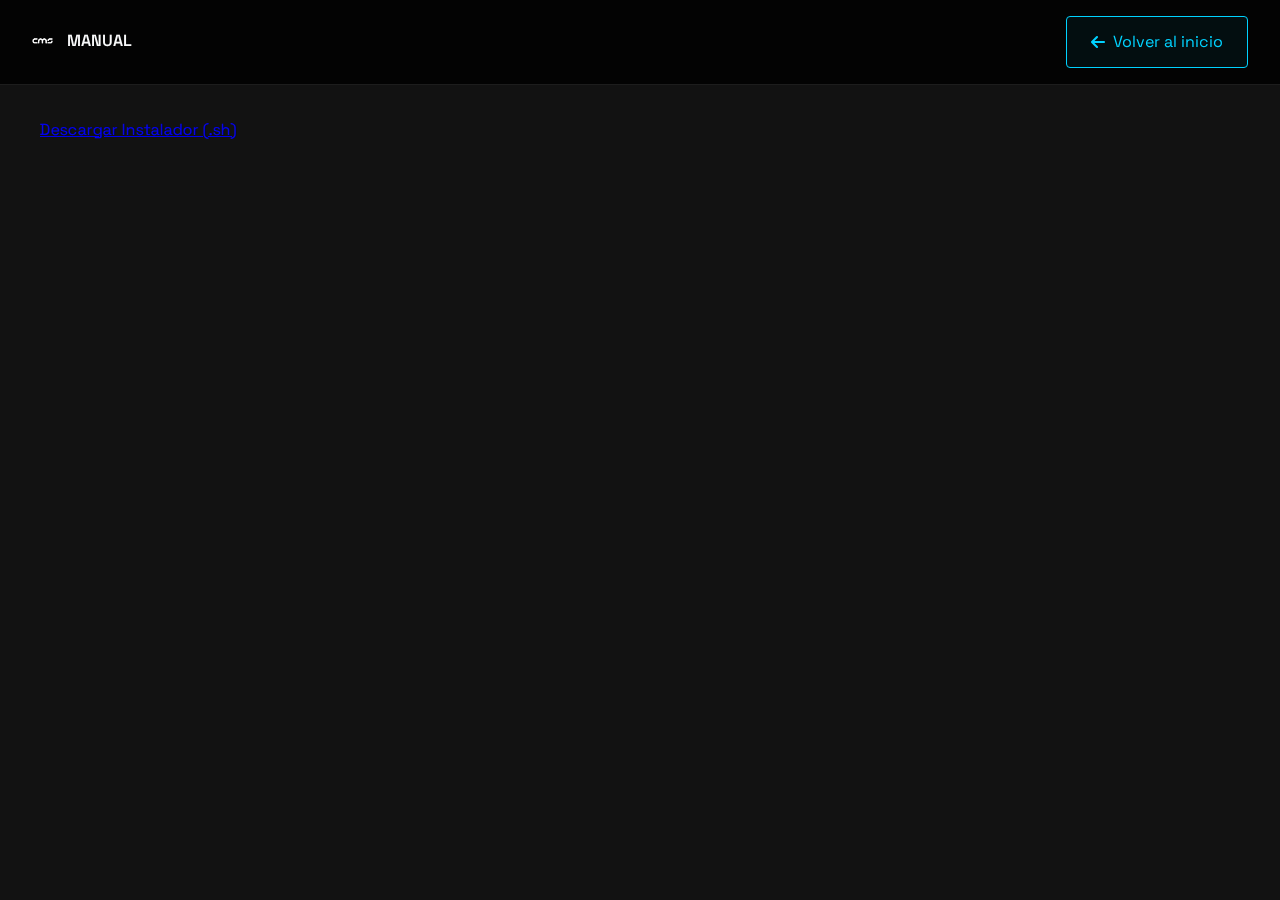
<file: documentacion/manual.html>
<!DOCTYPE html>
<html lang="es">
<head>
    <meta charset="UTF-8">
    <meta name="viewport" content="width=device-width, initial-scale=1.0">
    <title>Manual | CMS</title>
    <link href="https://fonts.googleapis.com/css2?family=Space+Grotesk:wght@300;400;600;700&display=swap" rel="stylesheet">
    <link rel="stylesheet" href="https://cdnjs.cloudflare.com/ajax/libs/font-awesome/6.0.0-beta3/css/all.min.css">
    <style>
        :root {
            --primary: #3a7bd5;
            --secondary: #00d2ff;
            --dark-bg: rgba(0, 0, 0, 0.8);
            --light-text: #f8f9fa;
        }
        
        body {
            font-family: 'Space Grotesk', sans-serif;
            background-color: #121212;
            color: var(--light-text);
            margin: 0;
            padding: 0;
            line-height: 1.6;
        }
        
        .tech-navbar {
            background: var(--dark-bg);
            backdrop-filter: blur(10px);
            padding: 1rem 2rem;
            position: sticky;
            top: 0;
            z-index: 1000;
            border-bottom: 1px solid rgba(255, 255, 255, 0.1);
            display: flex;
            justify-content: space-between;
            align-items: center;
        }
        
        .container {
            max-width: 1200px;
            margin: 2rem auto;
            padding: 0 2rem;
        }
        
        .diagram-section {
            background: var(--dark-bg);
            border-radius: 8px;
            padding: 2rem;
            margin-bottom: 2rem;
            backdrop-filter: blur(10px);
        }
        
        .diagram-section h2 {
            color: var(--secondary);
            margin-top: 0;
            display: flex;
            align-items: center;
            gap: 10px;
        }
        
        .diagram-container {
            text-align: center;
            margin: 1.5rem 0;
            overflow-x: auto;
        }
        
        .diagram-container img {
            max-width: 100%;
            height: auto;
            border-radius: 4px;
            box-shadow: 0 4px 15px rgba(0, 0, 0, 0.3);
        }
        
        .diagram-caption {
            margin-top: 1rem;
            font-style: italic;
            color: #aaa;
        }
        
        .back-link {
            display: inline-flex;
            align-items: center;
            gap: 8px;
            margin: 0;
            color: var(--secondary);
            text-decoration: none;
            padding: 12px 24px;
            border: 1px solid var(--secondary);
            border-radius: 4px;
            transition: all 0.3s;
            background: rgba(0, 210, 255, 0.05);
        }
        
        .back-link:hover {
            background: rgba(0, 210, 255, 0.1);
            transform: translateY(-2px);
        }
    </style>
</head>
<body>
    <nav class="tech-navbar">
        <div>
            <img src="../img/logos/CMS_white.png" alt="CMS Logo" style="height: 30px; vertical-align: middle;">
            <span style="margin-left: 10px; font-weight: 600;">MANUAL</span>
        </div>
        <div>
            <a href="../index.html" class="back-link">
                <i class="fas fa-arrow-left"></i> Volver al inicio
            </a>
        </div>
    </nav>

    <div class="container">
        <a href="../resources/install.sh" download>
            Descargar Instalador (.sh)
        </a>
    </div>
</body>
</html>
</file>
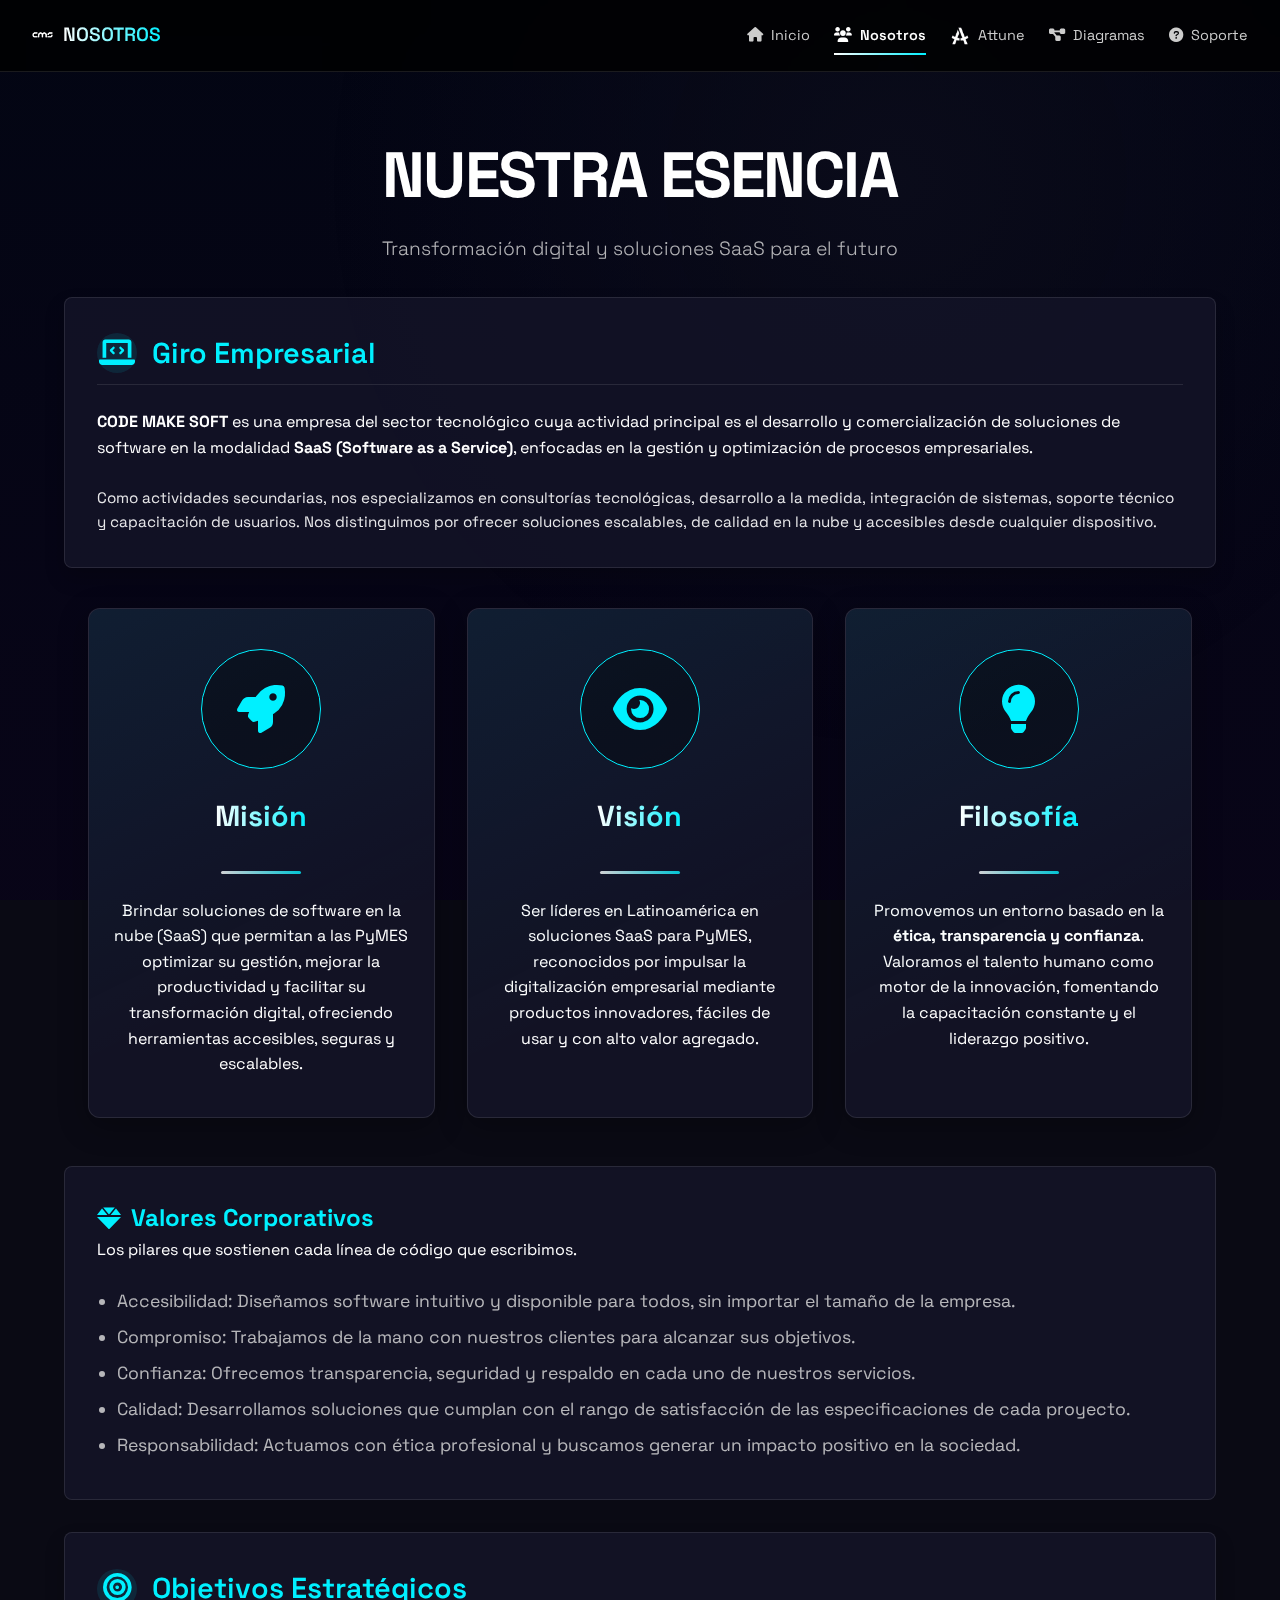
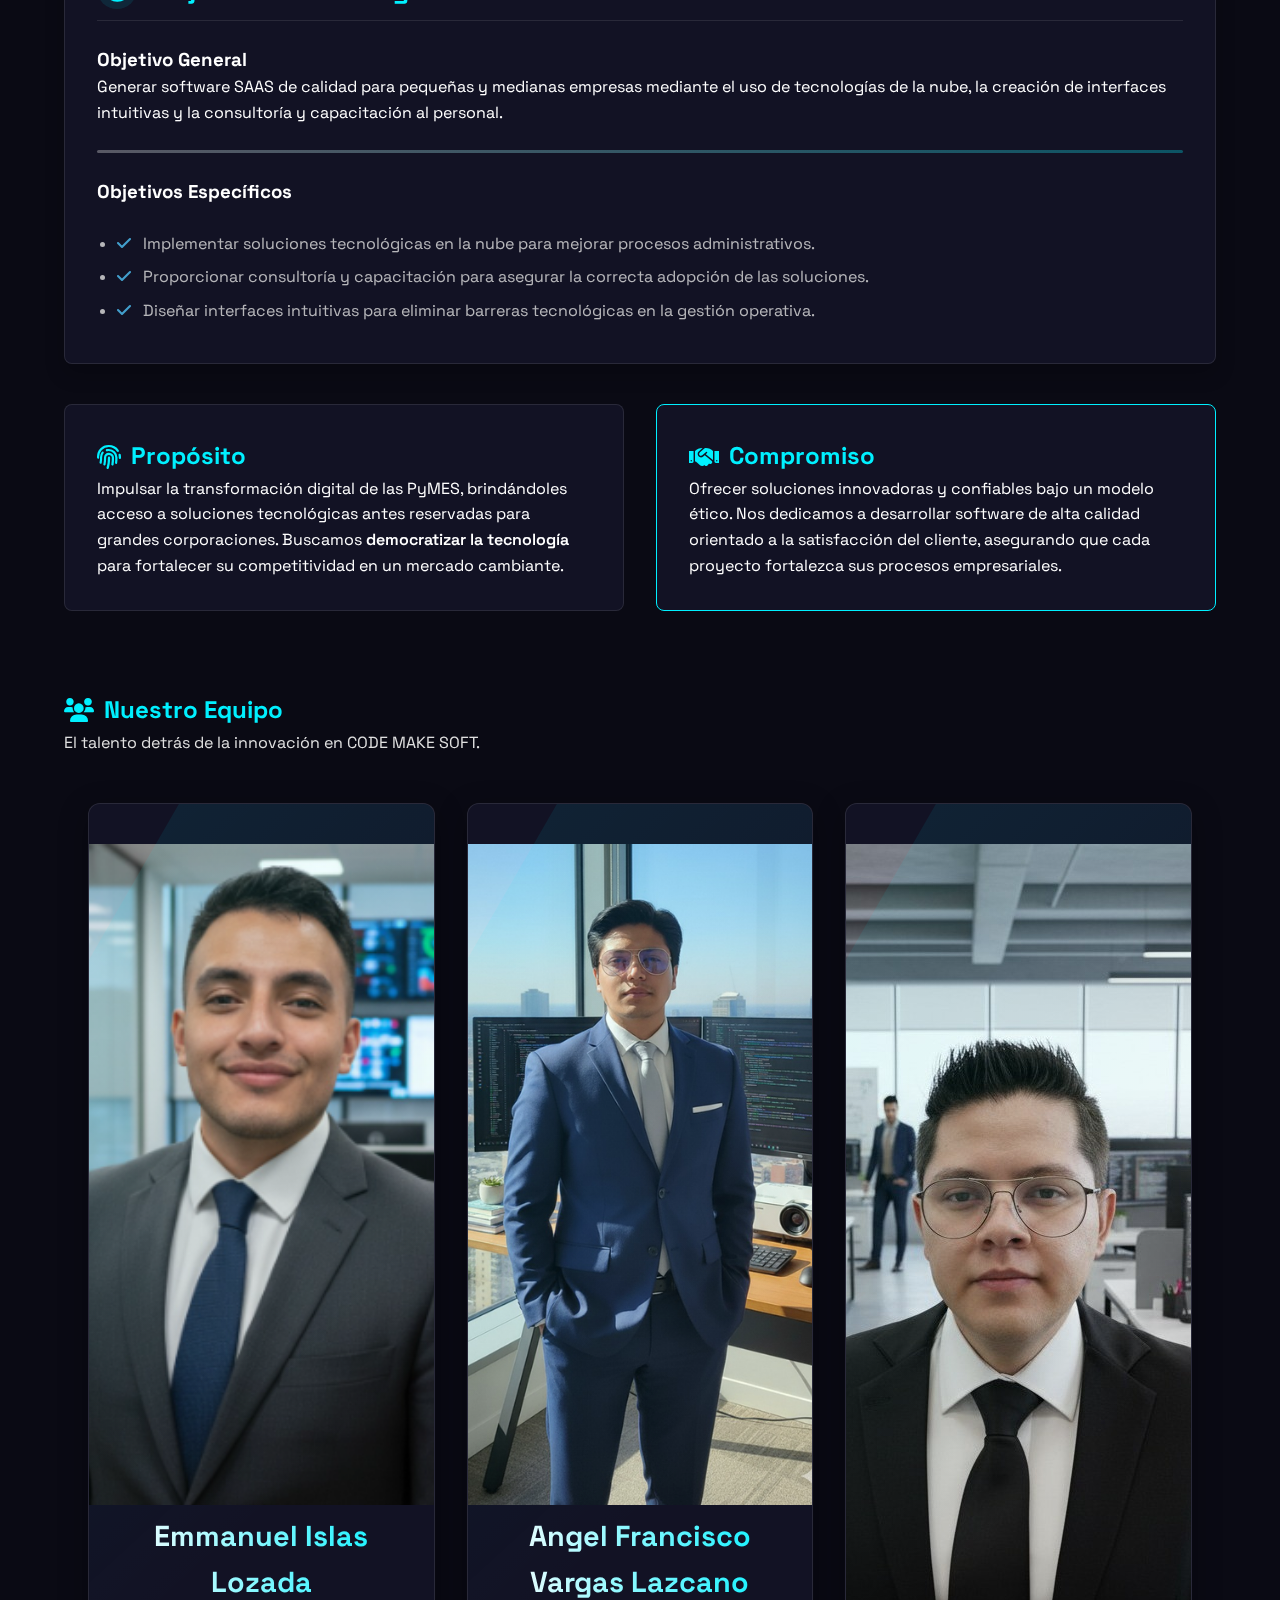
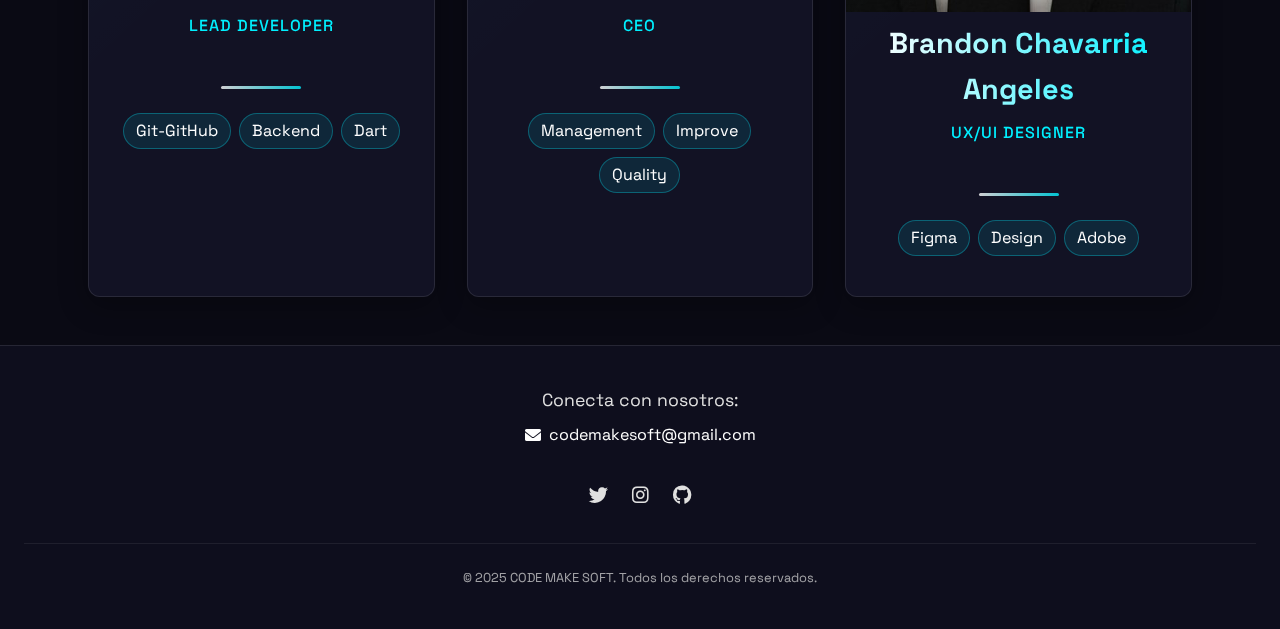
<file: html/about-us.html>
<!DOCTYPE html>
<html lang="es">
<head>
    <meta charset="UTF-8">
    <meta name="viewport" content="width=device-width, initial-scale=1.0">
    <title>Nosotros | CODE MAKE SOFT</title>
    <link rel="icon" type="image/png" href="/resources/Images/Logos/CMS_white.png">
    <link rel="stylesheet" href="/css/styles.css"> 
    <link href="https://fonts.googleapis.com/css2?family=Space+Grotesk:wght@300;400;600;700&display=swap" rel="stylesheet">
    <link rel="stylesheet" href="https://cdnjs.cloudflare.com/ajax/libs/font-awesome/6.0.0-beta3/css/all.min.css">
</head>
<body>
    <div class="tech-background"></div>
    <div id="navbar-container">
        <nav class="tech-navbar">
            <div class="nav-logo">
                <span>CODE MAKE SOFT</span>
            </div>
            <div class="nav-links">
                <a href="#" class="nav-link active">Nosotros</a>
            </div>
        </nav>
    </div>

    <header class="tech-header">
        <div class="header-content">
            <h1>NUESTRA ESENCIA</h1>
            <p class="tagline">Transformación digital y soluciones SaaS para el futuro</p>
        </div>
    </header>

    <div class="doc-container">

        <div class="module-card">
            <div class="module-title">
                <div class="icon"><i class="fas fa-laptop-code"></i></div>
                <h2>Giro Empresarial</h2>
            </div>
            <div class="description">
                <p><strong>CODE MAKE SOFT</strong> es una empresa del sector tecnológico cuya actividad principal es el desarrollo y comercialización de soluciones de software en la modalidad <strong>SaaS (Software as a Service)</strong>, enfocadas en la gestión y optimización de procesos empresariales.</p>
                <br>
                <p style="font-size: 0.95rem; opacity: 0.9;">
                    Como actividades secundarias, nos especializamos en consultorías tecnológicas, desarrollo a la medida, integración de sistemas, soporte técnico y capacitación de usuarios. Nos distinguimos por ofrecer soluciones escalables, de calidad en la nube y accesibles desde cualquier dispositivo.
                </p>
            </div>
        </div>

        <div class="presentation-grid">
            
            <div class="tech-card">
                <div class="card-front">
                    <div class="img-container">
                        <i class="fas fa-rocket" style="font-size: 3rem; color: var(--main);"></i>
                    </div>
                    <h3>Misión</h3>
                    <div class="tech-divider"></div>
                    <p class="description-two">
                        Brindar soluciones de software en la nube (SaaS) que permitan a las PyMES optimizar su gestión, mejorar la productividad y facilitar su transformación digital, ofreciendo herramientas accesibles, seguras y escalables.
                    </p>
                </div>
            </div>

            <div class="tech-card">
                <div class="card-front">
                    <div class="img-container">
                        <i class="fas fa-eye" style="font-size: 3rem; color: var(--main);"></i>
                    </div>
                    <h3>Visión</h3>
                    <div class="tech-divider"></div>
                    <p class="description-two">
                        Ser líderes en Latinoamérica en soluciones SaaS para PyMES, reconocidos por impulsar la digitalización empresarial mediante productos innovadores, fáciles de usar y con alto valor agregado.
                    </p>
                </div>
            </div>

            <div class="tech-card">
                <div class="card-front">
                    <div class="img-container">
                        <i class="fas fa-lightbulb" style="font-size: 3rem; color: var(--main);"></i>
                    </div>
                    <h3>Filosofía</h3>
                    <div class="tech-divider"></div>
                    <p class="description-two">
                        Promovemos un entorno basado en la <strong>ética, transparencia y confianza</strong>. Valoramos el talento humano como motor de la innovación, fomentando la capacitación constante y el liderazgo positivo.
                    </p>
                </div>
            </div>
        </div>

        <div class="diagram-section">
            <h2><i class="fas fa-gem"></i> Valores Corporativos</h2>
            <p>Los pilares que sostienen cada línea de código que escribimos.</p>
            
            <ul class="features-list" style="font-size: 1.1rem;">
                <li><span class="white">Accesibilidad:</span> Diseñamos software intuitivo y disponible para todos, sin importar el tamaño de la empresa.</li>
                <li><span class="white">Compromiso:</span> Trabajamos de la mano con nuestros clientes para alcanzar sus objetivos.</li>
                <li><span class="white">Confianza:</span> Ofrecemos transparencia, seguridad y respaldo en cada uno de nuestros servicios.</li>
                <li><span class="white">Calidad:</span> Desarrollamos soluciones que cumplan con el rango de satisfacción de las especificaciones de cada proyecto.</li>
                <li><span class="white">Responsabilidad:</span> Actuamos con ética profesional y buscamos generar un impacto positivo en la sociedad.</li>
            </ul>
        </div>

        <div class="module-card">
            <div class="module-title">
                <div class="icon"><i class="fas fa-bullseye"></i></div>
                <h2>Objetivos Estratégicos</h2>
            </div>
            
            <h3>Objetivo General</h3>
            <p class="description">Generar software SAAS de calidad para pequeñas y medianas empresas mediante el uso de tecnologías de la nube, la creación de interfaces intuitivas y la consultoría y capacitación al personal.</p>
            
            <div class="tech-divider" style="width: 100%; opacity: 0.3; margin: 1.5rem 0;"></div>

            <h3>Objetivos Específicos</h3>
            <ul class="features-list">
                <li><i class="fas fa-check icon-space"></i> Implementar soluciones tecnológicas en la nube para mejorar procesos administrativos.</li>
                <li><i class="fas fa-check icon-space"></i> Proporcionar consultoría y capacitación para asegurar la correcta adopción de las soluciones.</li>
                <li><i class="fas fa-check icon-space"></i> Diseñar interfaces intuitivas para eliminar barreras tecnológicas en la gestión operativa.</li>
            </ul>
        </div>

        <div style="display: grid; grid-template-columns: repeat(auto-fit, minmax(300px, 1fr)); gap: 2rem; margin-bottom: 3rem;">
            
            <div class="diagram-section" style="margin-bottom: 0;">
                <h2><i class="fas fa-fingerprint"></i> Propósito</h2>
                <p class="description-two">
                    Impulsar la transformación digital de las PyMES, brindándoles acceso a soluciones tecnológicas antes reservadas para grandes corporaciones. Buscamos <strong>democratizar la tecnología</strong> para fortalecer su competitividad en un mercado cambiante.
                </p>
            </div>

            <div class="diagram-section" style="margin-bottom: 0; border-color: var(--main);">
                <h2><i class="fas fa-handshake"></i> Compromiso</h2>
                <p class="description-two">
                    Ofrecer soluciones innovadoras y confiables bajo un modelo ético. Nos dedicamos a desarrollar software de alta calidad orientado a la satisfacción del cliente, asegurando que cada proyecto fortalezca sus procesos empresariales.
                </p>
            </div>

        </div>

    </div>

    <div class="doc-container">
        <div class="diagram-section" style="background: transparent; border: none; box-shadow: none; padding-left: 0; margin-bottom: 1rem;">
            <h2><i class="fas fa-users"></i> Nuestro Equipo</h2>
            <p style="color: var(--secondary);">El talento detrás de la innovación en CODE MAKE SOFT.</p>
        </div>

        <div class="presentation-grid">
            
            <div class="tech-card">
                <div class="card-front">
                    <div class="team-img-container">
                        <img src="/resources/Images/Members/Emm.png" alt="Emmanuel Islas Lozada">
                    </div>
                    <h3>Emmanuel Islas Lozada</h3>
                    <p class="position">Lead Developer</p>
                    
                    <div class="tech-divider"></div>
                    
                    <div class="skills">
                        <span>Git-GitHub</span>
                        <span>Backend</span>
                        <span>Dart</span>
                    </div>
                </div>
            </div>

            <div class="tech-card">
                <div class="card-front">
                    <div class="team-img-container">
                        <img src="/resources/Images/Members/Ang.png" alt="Angel Francisco Vargas Lazcano">
                    </div>
                    <h3>Angel Francisco Vargas Lazcano</h3>
                    <p class="position">CEO</p>
                    
                    <div class="tech-divider"></div>
                    
                    <div class="skills">
                        <span>Management</span>
                        <span>Improve</span>
                        <span>Quality</span>
                    </div>
                </div>
            </div>

            <div class="tech-card">
                <div class="card-front">
                    <div class="team-img-container">
                        <img src="/resources/Images/Members/Bra.jpeg" alt="Brandon Chavarria Angeles">
                    </div>
                    <h3>Brandon Chavarria Angeles</h3>
                    <p class="position">UX/UI Designer</p>
                    
                    <div class="tech-divider"></div>
                    
                    <div class="skills">
                        <span>Figma</span>
                        <span>Design</span>
                        <span>Adobe</span>
                    </div>
                </div>
            </div>

        </div>
    </div>

    <footer class="tech-footer">
        <div class="footer-content">
            <div class="footer-contact">
                <p>Conecta con nosotros:</p>
                <a href="mailto:codemakesoft@gmail.com" class="email-link">
                    <i class="fas fa-envelope"></i> codemakesoft@gmail.com
                </a>
            </div>
            <div class="footer-social">
                <a href="https://x.com/theuppstore" aria-label="Twitter"><i class="fab fa-twitter"></i></a>
                <a href="https://www.instagram.com/codemakesoft_/" aria-label="Instagram"><i class="fab fa-instagram"></i></a>
                <a href="https://github.com/CodeMakeSoft" aria-label="GitHub"><i class="fab fa-github"></i></a>
            </div>
        </div>
        <div class="footer-copyright">
            <p>&copy; 2025 CODE MAKE SOFT. Todos los derechos reservados.</p>
        </div>
    </footer>

    <script src="/js/script.js"></script>
</body>
</html>
</file>
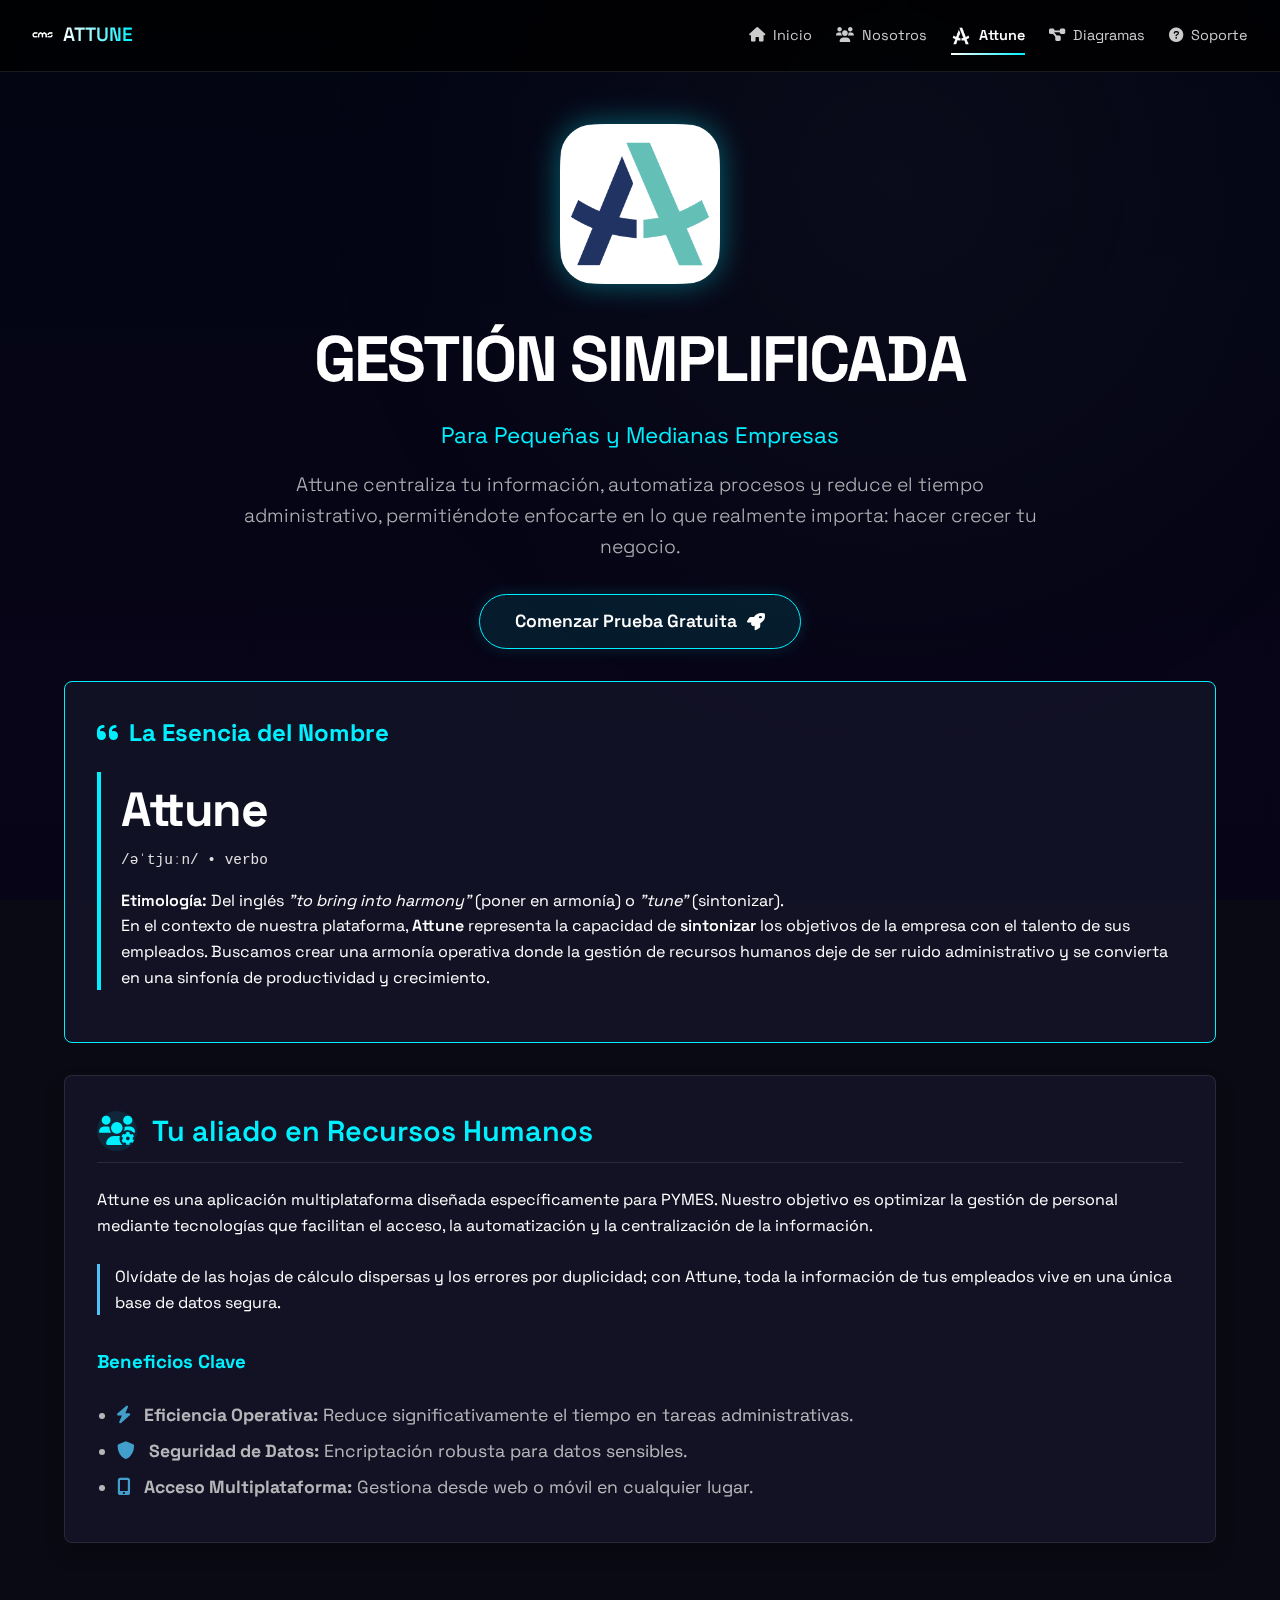
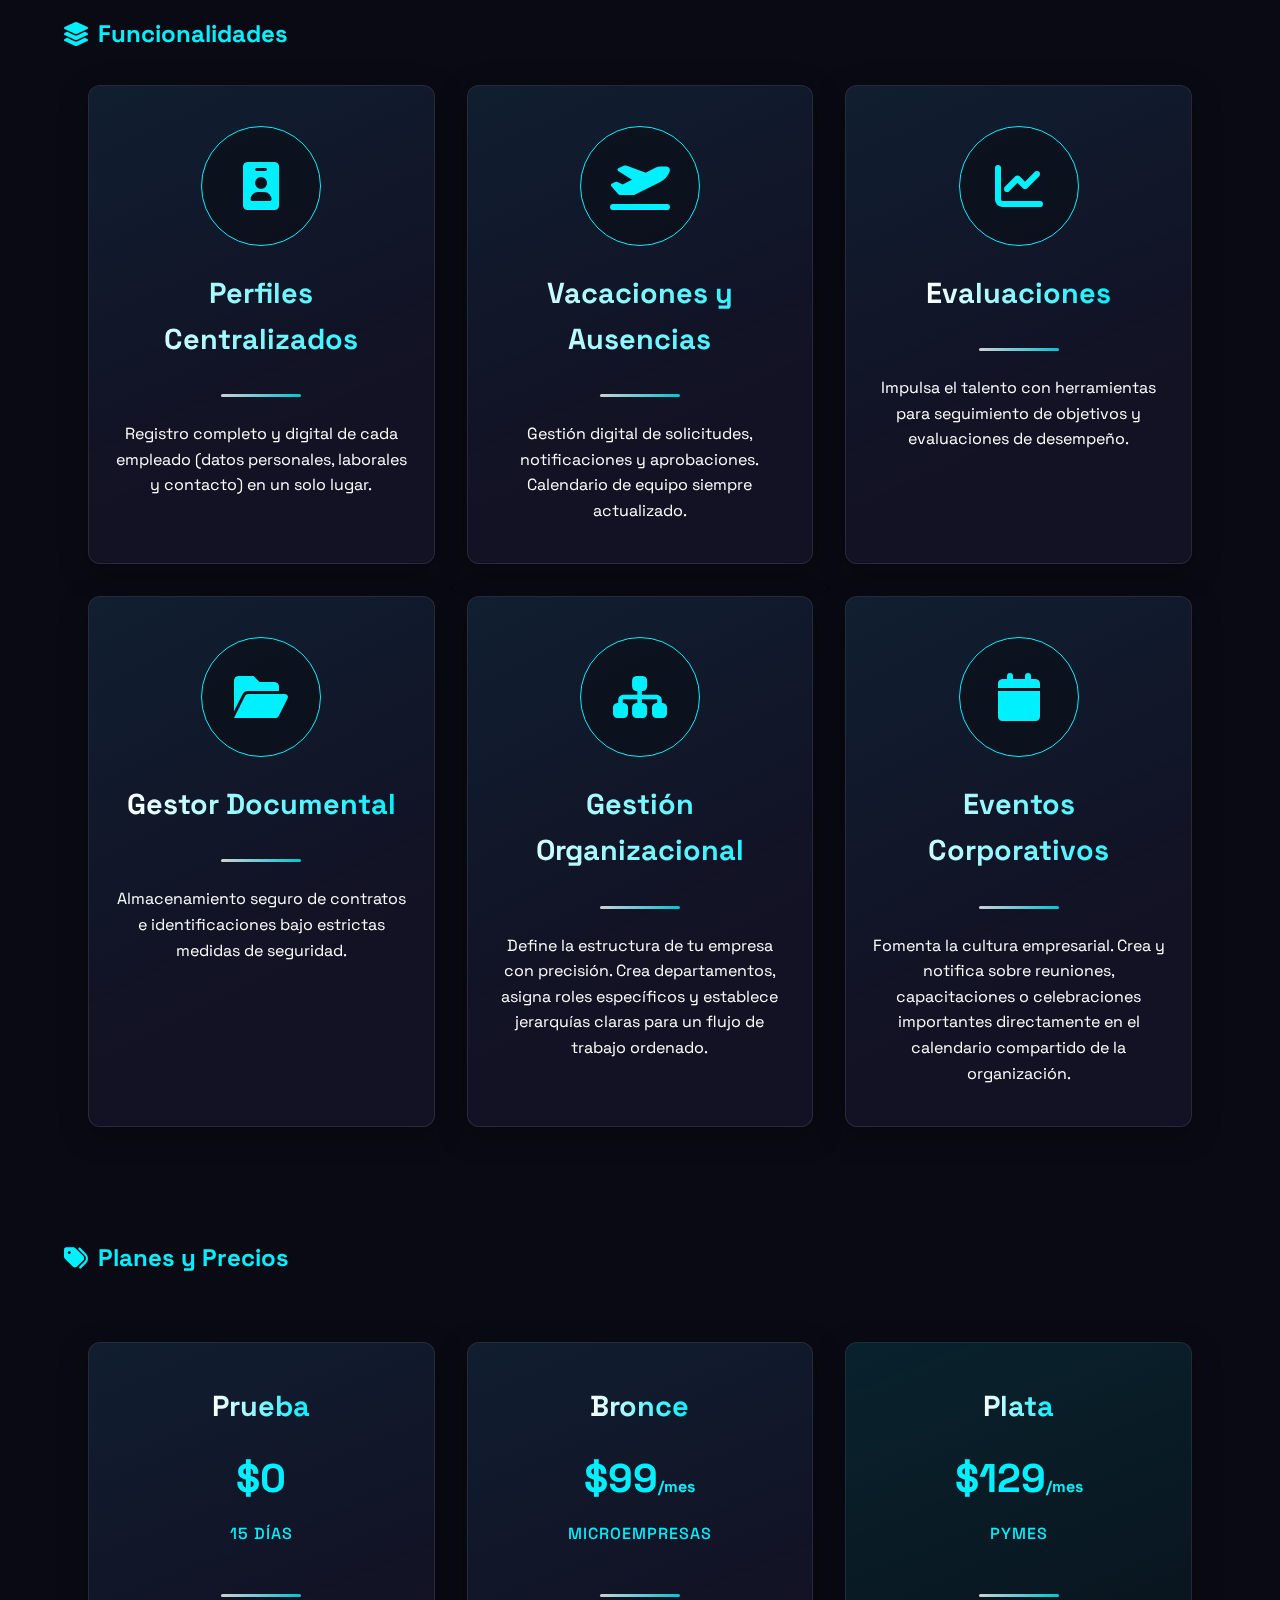
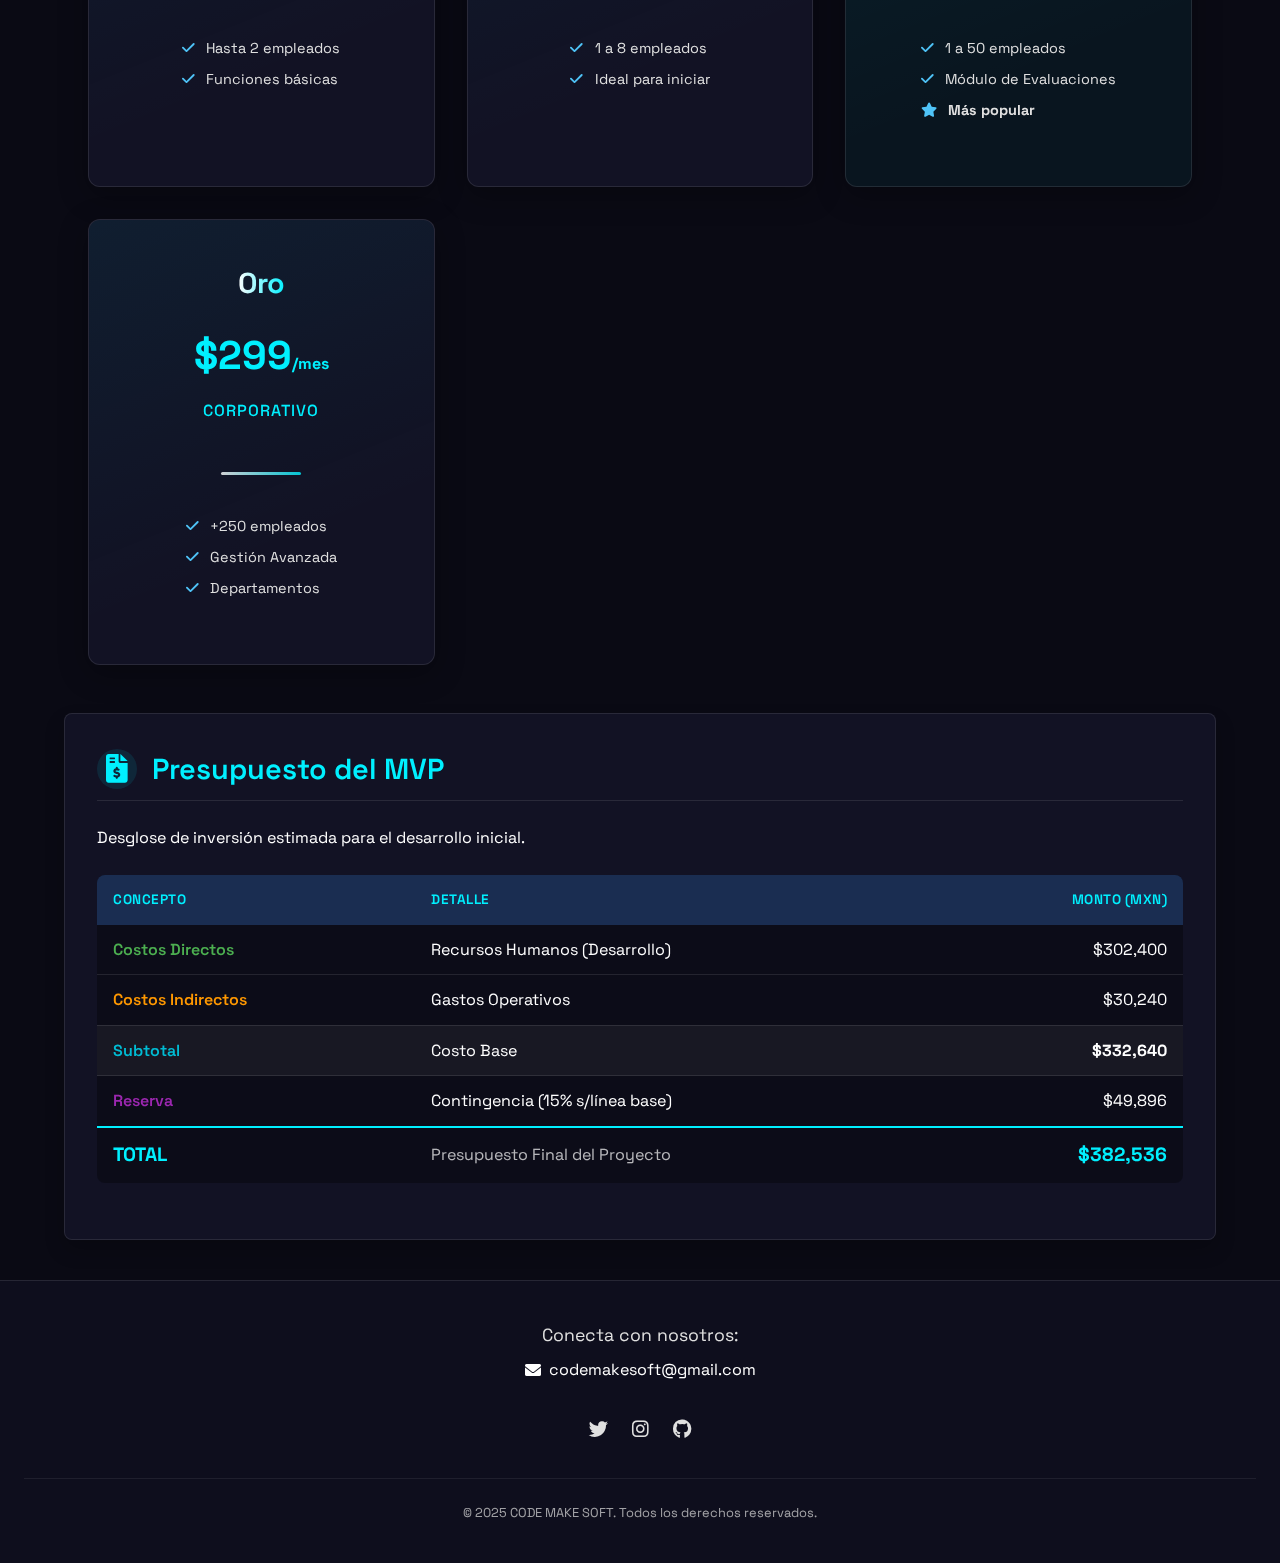
<file: html/attune.html>
<!DOCTYPE html>
<html lang="es">
<head>
    <meta charset="UTF-8">
    <meta name="viewport" content="width=device-width, initial-scale=1.0">
    <title>Attune | Gestión de RH Simplificada</title>
    <link rel="icon" type="image/png" href="/resources/Images/Logos/CMS_white.png">
    <link rel="stylesheet" href="/css/styles.css">
    <link href="https://fonts.googleapis.com/css2?family=Space+Grotesk:wght@300;400;600;700&display=swap" rel="stylesheet">
    <link rel="stylesheet" href="https://cdnjs.cloudflare.com/ajax/libs/font-awesome/6.0.0-beta3/css/all.min.css">
    
    <style>
        /* Estilos extra para esta página específica */
        
        /* Logo con brillo neón */
        .header-logo {
            max-width: 160px;
            height: auto;
            margin-bottom: 1.5rem;
            display: block;
            margin-left: auto;
            margin-right: auto;
            filter: drop-shadow(0 0 15px rgba(0, 240, 255, 0.4)); 
            transition: all 0.4s ease;
        }

        .header-logo:hover {
            transform: scale(1.05);
            filter: drop-shadow(0 0 25px rgba(0, 240, 255, 0.8));
        }

        /* Estilo para la definición de "Attune" */
        .definition-box {
            border-left: 4px solid var(--main);
            padding-left: 20px;
            margin: 20px 0;
        }
        .phonetic {
            font-family: 'Courier New', monospace;
            color: var(--secondary);
            font-size: 0.9rem;
            margin-bottom: 10px;
            display: block;
        }
        
        /* Estilo para contenedores de fotos rectangulares */
        .team-img-container {
            width: 100%;
            height: 220px;
            border-radius: 15px;
            margin-bottom: 1.5rem;
            overflow: hidden;
            border: 1px solid var(--border-light);
            box-shadow: 0 5px 15px rgba(0, 0, 0, 0.3);
        }
        .team-img-container img {
            width: 100%;
            height: 100%;
            object-fit: cover;
            transition: transform 0.5s ease;
        }
        .tech-card:hover .team-img-container img {
            transform: scale(1.1);
        }
    </style>
</head>
<body>
    <div class="tech-background"></div>
    <div id="navbar-container"></div>

    <header class="tech-header">
        <div class="header-content">
            <img src="/resources/Images/Logos/attuneIcon.png" alt="Logo Attune" class="header-logo">
            
            <h1>GESTIÓN SIMPLIFICADA</h1>
            <h2 style="font-size: 1.4rem; color: var(--main); margin-bottom: 1rem; font-weight: 400;">Para Pequeñas y Medianas Empresas</h2>
            
            <p class="tagline" style="max-width: 800px; margin: 0 auto 2rem auto;">
                <span class="white">Attune</span> centraliza tu información, automatiza procesos y reduce el tiempo administrativo, permitiéndote enfocarte en lo que realmente importa: hacer crecer tu negocio.
            </p>

            <a href="#planes" style="
                background: rgba(0, 240, 255, 0.1);
                border: 1px solid var(--main);
                color: var(--primary);
                padding: 12px 35px;
                font-size: 1.1rem;
                text-decoration: none;
                font-weight: 600;
                border-radius: 30px;
                transition: all 0.3s ease;
                display: inline-flex;
                align-items: center;
                gap: 10px;
                box-shadow: 0 0 15px rgba(0, 240, 255, 0.15);
            " onmouseover="this.style.background='var(--main)'; this.style.color='var(--dark)'" onmouseout="this.style.background='rgba(0, 240, 255, 0.1)'; this.style.color='var(--primary)'">
                Comenzar Prueba Gratuita <i class="fas fa-rocket"></i>
            </a>
        </div>
    </header>

    <div class="doc-container">

        <div class="diagram-section" style="border: 1px solid var(--main);">
            <h2><i class="fas fa-quote-left"></i> La Esencia del Nombre</h2>
            
            <div class="definition-box">
                <h1 style="font-size: 3rem; margin-bottom: 0; color: var(--primary);">Attune</h1>
                <span class="phonetic">/əˈtjuːn/ • verbo</span>
                
                <p class="description" style="margin-top: 1rem;">
                    <strong>Etimología:</strong> Del inglés <em>"to bring into harmony"</em> (poner en armonía) o <em>"tune"</em> (sintonizar).
                </p>
                <p class="description-two">
                    En el contexto de nuestra plataforma, <strong>Attune</strong> representa la capacidad de <strong>sintonizar</strong> los objetivos de la empresa con el talento de sus empleados. Buscamos crear una armonía operativa donde la gestión de recursos humanos deje de ser ruido administrativo y se convierta en una sinfonía de productividad y crecimiento.
                </p>
            </div>
        </div>

        <div class="module-card">
            <div class="module-title">
                <div class="icon"><i class="fas fa-users-cog"></i></div>
                <h2>Tu aliado en Recursos Humanos</h2>
            </div>
            <div class="description">
                <p>Attune es una aplicación multiplataforma diseñada específicamente para PYMES. Nuestro objetivo es optimizar la gestión de personal mediante tecnologías que facilitan el acceso, la automatización y la centralización de la información.</p>
                <br>
                <p class="description-two" style="border-left: 3px solid var(--highlight); padding-left: 15px;">
                    Olvídate de las hojas de cálculo dispersas y los errores por duplicidad; con Attune, toda la información de tus empleados vive en una única base de datos segura.
                </p>
            </div>

             <h3 style="margin-top: 2rem; color: var(--main);">Beneficios Clave</h3>
             <ul class="features-list" style="font-size: 1.1rem;">
                 <li><i class="fas fa-bolt icon-space"></i> <strong>Eficiencia Operativa:</strong> Reduce significativamente el tiempo en tareas administrativas.</li>
                 <li><i class="fas fa-shield-alt icon-space"></i> <strong>Seguridad de Datos:</strong> Encriptación robusta para datos sensibles.</li>
                 <li><i class="fas fa-mobile-alt icon-space"></i> <strong>Acceso Multiplataforma:</strong> Gestiona desde web o móvil en cualquier lugar.</li>
             </ul>
        </div>

        <div class="diagram-section" style="background: transparent; border: none; padding-left: 0; margin-bottom: 0;">
            <h2><i class="fas fa-layer-group"></i> Funcionalidades</h2>
        </div>

        <div class="presentation-grid">
            <div class="tech-card">
                <div class="card-front">
                    <div class="img-container">
                        <i class="fas fa-id-badge" style="font-size: 3rem; color: var(--main);"></i>
                    </div>
                    <h3>Perfiles Centralizados</h3>
                    <div class="tech-divider"></div>
                    <p class="description-two">Registro completo y digital de cada empleado (datos personales, laborales y contacto) en un solo lugar.</p>
                </div>
            </div>

            <div class="tech-card">
                <div class="card-front">
                    <div class="img-container">
                        <i class="fas fa-plane-departure" style="font-size: 3rem; color: var(--main);"></i>
                    </div>
                    <h3>Vacaciones y Ausencias</h3>
                    <div class="tech-divider"></div>
                    <p class="description-two">Gestión digital de solicitudes, notificaciones y aprobaciones. Calendario de equipo siempre actualizado.</p>
                </div>
            </div>

            <div class="tech-card">
                <div class="card-front">
                    <div class="img-container">
                        <i class="fas fa-chart-line" style="font-size: 3rem; color: var(--main);"></i>
                    </div>
                    <h3>Evaluaciones</h3>
                    <div class="tech-divider"></div>
                    <p class="description-two">Impulsa el talento con herramientas para seguimiento de objetivos y evaluaciones de desempeño.</p>
                </div>
            </div>

            <div class="tech-card">
                <div class="card-front">
                    <div class="img-container">
                        <i class="fas fa-folder-open" style="font-size: 3rem; color: var(--main);"></i>
                    </div>
                    <h3>Gestor Documental</h3>
                    <div class="tech-divider"></div>
                    <p class="description-two">Almacenamiento seguro de contratos e identificaciones bajo estrictas medidas de seguridad.</p>
                </div>
            </div>

            <div class="tech-card">
                <div class="card-front">
                    <div class="img-container">
                        <i class="fas fa-sitemap" style="font-size: 3rem; color: var(--main);"></i>
                    </div>
                    <h3>Gestión Organizacional</h3>
                    <div class="tech-divider"></div>
                    <p class="description-two">
                        Define la estructura de tu empresa con precisión. Crea departamentos, asigna roles específicos y establece jerarquías claras para un flujo de trabajo ordenado.
                    </p>
                </div>
            </div>

            <div class="tech-card">
                <div class="card-front">
                    <div class="img-container">
                        <i class="fas fa-calendar" style="font-size: 3rem; color: var(--main);"></i>
                    </div>
                    <h3>Eventos Corporativos</h3>
                    <div class="tech-divider"></div>
                    <p class="description-two">
                        Fomenta la cultura empresarial. Crea y notifica sobre reuniones, capacitaciones o celebraciones importantes directamente en el calendario compartido de la organización.
                    </p>
                </div>
            </div>
        </div>

        <div id="planes" class="diagram-section" style="background: transparent; border: none; padding-left: 0; margin-top: 2rem;">
            <h2><i class="fas fa-tags"></i> Planes y Precios</h2>
        </div>

        <div class="presentation-grid">
            <div class="tech-card" style="min-height: 400px;">
                <div class="card-front">
                    <h3 style="color: var(--primary);">Prueba</h3>
                    <h2 style="font-size: 2.5rem; color: var(--main); margin: 10px 0;">$0</h2>
                    <p class="position">15 Días</p>
                    <div class="tech-divider"></div>
                    <ul style="text-align: left; list-style: none; padding: 0; font-size: 0.9rem;">
                        <li><i class="fas fa-check icon-space"></i> Hasta 2 empleados</li>
                        <li><i class="fas fa-check icon-space"></i> Funciones básicas</li>
                    </ul>
                </div>
            </div>

            <div class="tech-card" style="min-height: 400px;">
                <div class="card-front">
                    <h3 style="color: #cd7f32;">Bronce</h3>
                    <h2 style="font-size: 2.5rem; color: var(--main); margin: 10px 0;">$99<span style="font-size: 1rem;">/mes</span></h2>
                    <p class="position">Microempresas</p>
                    <div class="tech-divider"></div>
                    <ul style="text-align: left; list-style: none; padding: 0; font-size: 0.9rem;">
                        <li><i class="fas fa-check icon-space"></i> 1 a 8 empleados</li>
                        <li><i class="fas fa-check icon-space"></i> Ideal para iniciar</li>
                    </ul>
                </div>
            </div>

            <div class="tech-card" style="min-height: 400px; border-color: var(--main);">
                <div class="card-front" style="background: rgba(0, 240, 255, 0.05);">
                    <h3 style="color: #c0c0c0;">Plata</h3>
                    <h2 style="font-size: 2.5rem; color: var(--main); margin: 10px 0;">$129<span style="font-size: 1rem;">/mes</span></h2>
                    <p class="position">Pymes</p>
                    <div class="tech-divider"></div>
                    <ul style="text-align: left; list-style: none; padding: 0; font-size: 0.9rem;">
                        <li><i class="fas fa-check icon-space"></i> 1 a 50 empleados</li>
                        <li><i class="fas fa-check icon-space"></i> Módulo de Evaluaciones</li>
                        <li><i class="fas fa-star icon-space"></i> <strong>Más popular</strong></li>
                    </ul>
                </div>
            </div>

            <div class="tech-card" style="min-height: 400px;">
                <div class="card-front">
                    <h3 style="color: #ffd700;">Oro</h3>
                    <h2 style="font-size: 2.5rem; color: var(--main); margin: 10px 0;">$299<span style="font-size: 1rem;">/mes</span></h2>
                    <p class="position">Corporativo</p>
                    <div class="tech-divider"></div>
                    <ul style="text-align: left; list-style: none; padding: 0; font-size: 0.9rem;">
                        <li><i class="fas fa-check icon-space"></i> +250 empleados</li>
                        <li><i class="fas fa-check icon-space"></i> Gestión Avanzada</li>
                        <li><i class="fas fa-check icon-space"></i> Departamentos</li>
                    </ul>
                </div>
            </div>
        </div>

        <div class="module-card">
            <div class="module-title">
                <div class="icon"><i class="fas fa-file-invoice-dollar"></i></div>
                <h2>Presupuesto del MVP</h2>
            </div>
            <p class="description">Desglose de inversión estimada para el desarrollo inicial.</p>

            <div class="scroll-container">
                <table class="dictionary-table">
                    <thead>
                        <tr>
                            <th>Concepto</th>
                            <th>Detalle</th>
                            <th style="text-align: right;">Monto (MXN)</th>
                        </tr>
                    </thead>
                    <tbody>
                        <tr>
                            <td class="pk">Costos Directos</td>
                            <td>Recursos Humanos (Desarrollo)</td>
                            <td style="text-align: right;">$302,400</td>
                        </tr>
                        <tr>
                            <td class="fk">Costos Indirectos</td>
                            <td>Gastos Operativos</td>
                            <td style="text-align: right;">$30,240</td>
                        </tr>
                        <tr style="background: rgba(255, 255, 255, 0.05);">
                            <td class="unique">Subtotal</td>
                            <td>Costo Base</td>
                            <td style="text-align: right; font-weight: bold;">$332,640</td>
                        </tr>
                        <tr>
                            <td class="default">Reserva</td>
                            <td>Contingencia (15% s/línea base)</td>
                            <td style="text-align: right;">$49,896</td>
                        </tr>
                        <tr style="border-top: 2px solid var(--main);">
                            <td style="color: var(--main); font-weight: bold; font-size: 1.2rem;">TOTAL</td>
                            <td style="color: var(--white); opacity: 0.7;">Presupuesto Final del Proyecto</td>
                            <td style="color: var(--main); font-weight: bold; font-size: 1.2rem; text-align: right;">$382,536</td>
                        </tr>
                    </tbody>
                </table>
            </div>
        </div>
    </div>

    <footer class="tech-footer">
        <div class="footer-content">
            <div class="footer-contact">
                <p>Conecta con nosotros:</p>
                <a href="mailto:codemakesoft@gmail.com" class="email-link">
                    <i class="fas fa-envelope"></i> codemakesoft@gmail.com
                </a>
            </div>
            <div class="footer-social">
                <a href="https://x.com/theuppstore" aria-label="Twitter"><i class="fab fa-twitter"></i></a>
                <a href="https://www.instagram.com/codemakesoft_/" aria-label="Instagram"><i class="fab fa-instagram"></i></a>
                <a href="https://github.com/CodeMakeSoft" aria-label="GitHub"><i class="fab fa-github"></i></a>
            </div>
        </div>
        <div class="footer-copyright">
            <p>&copy; 2025 CODE MAKE SOFT. Todos los derechos reservados.</p>
        </div>
    </footer>
    <script src="/js/script.js"></script>
</body>
</html>
</file>
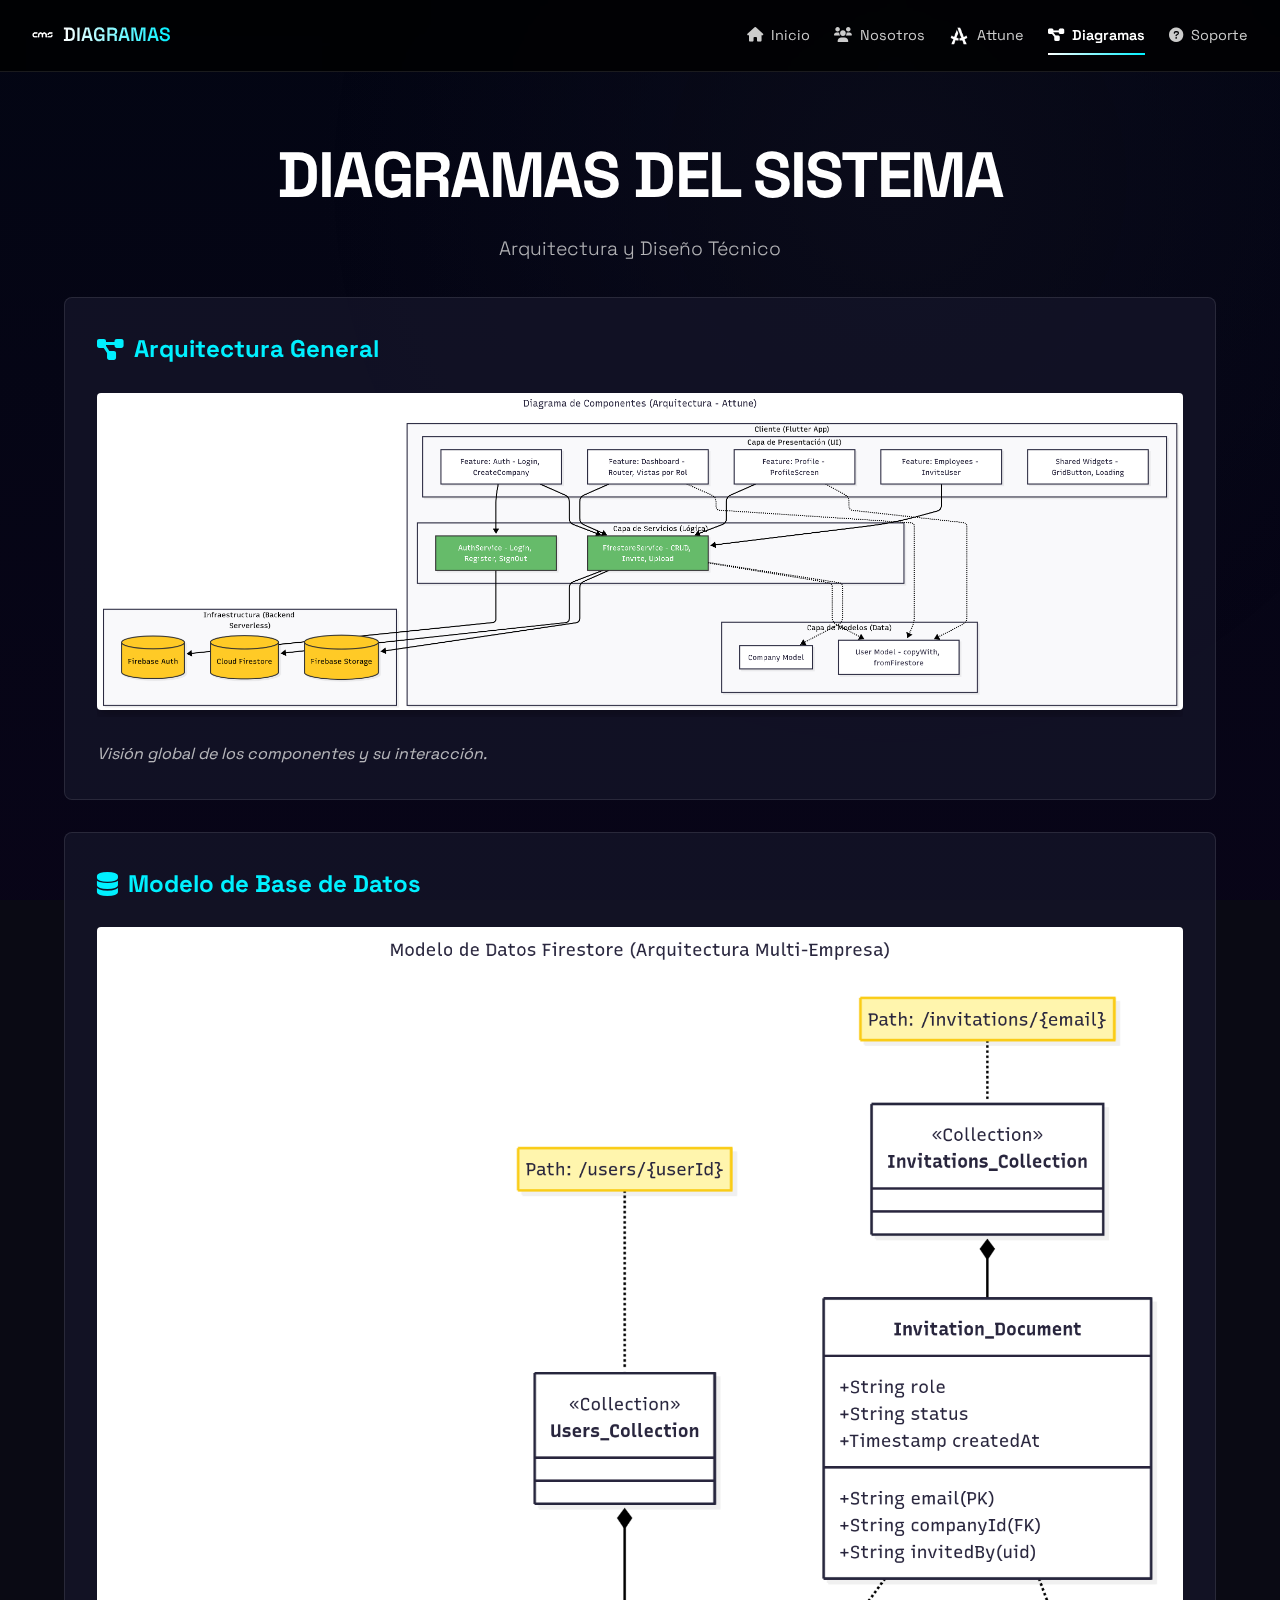
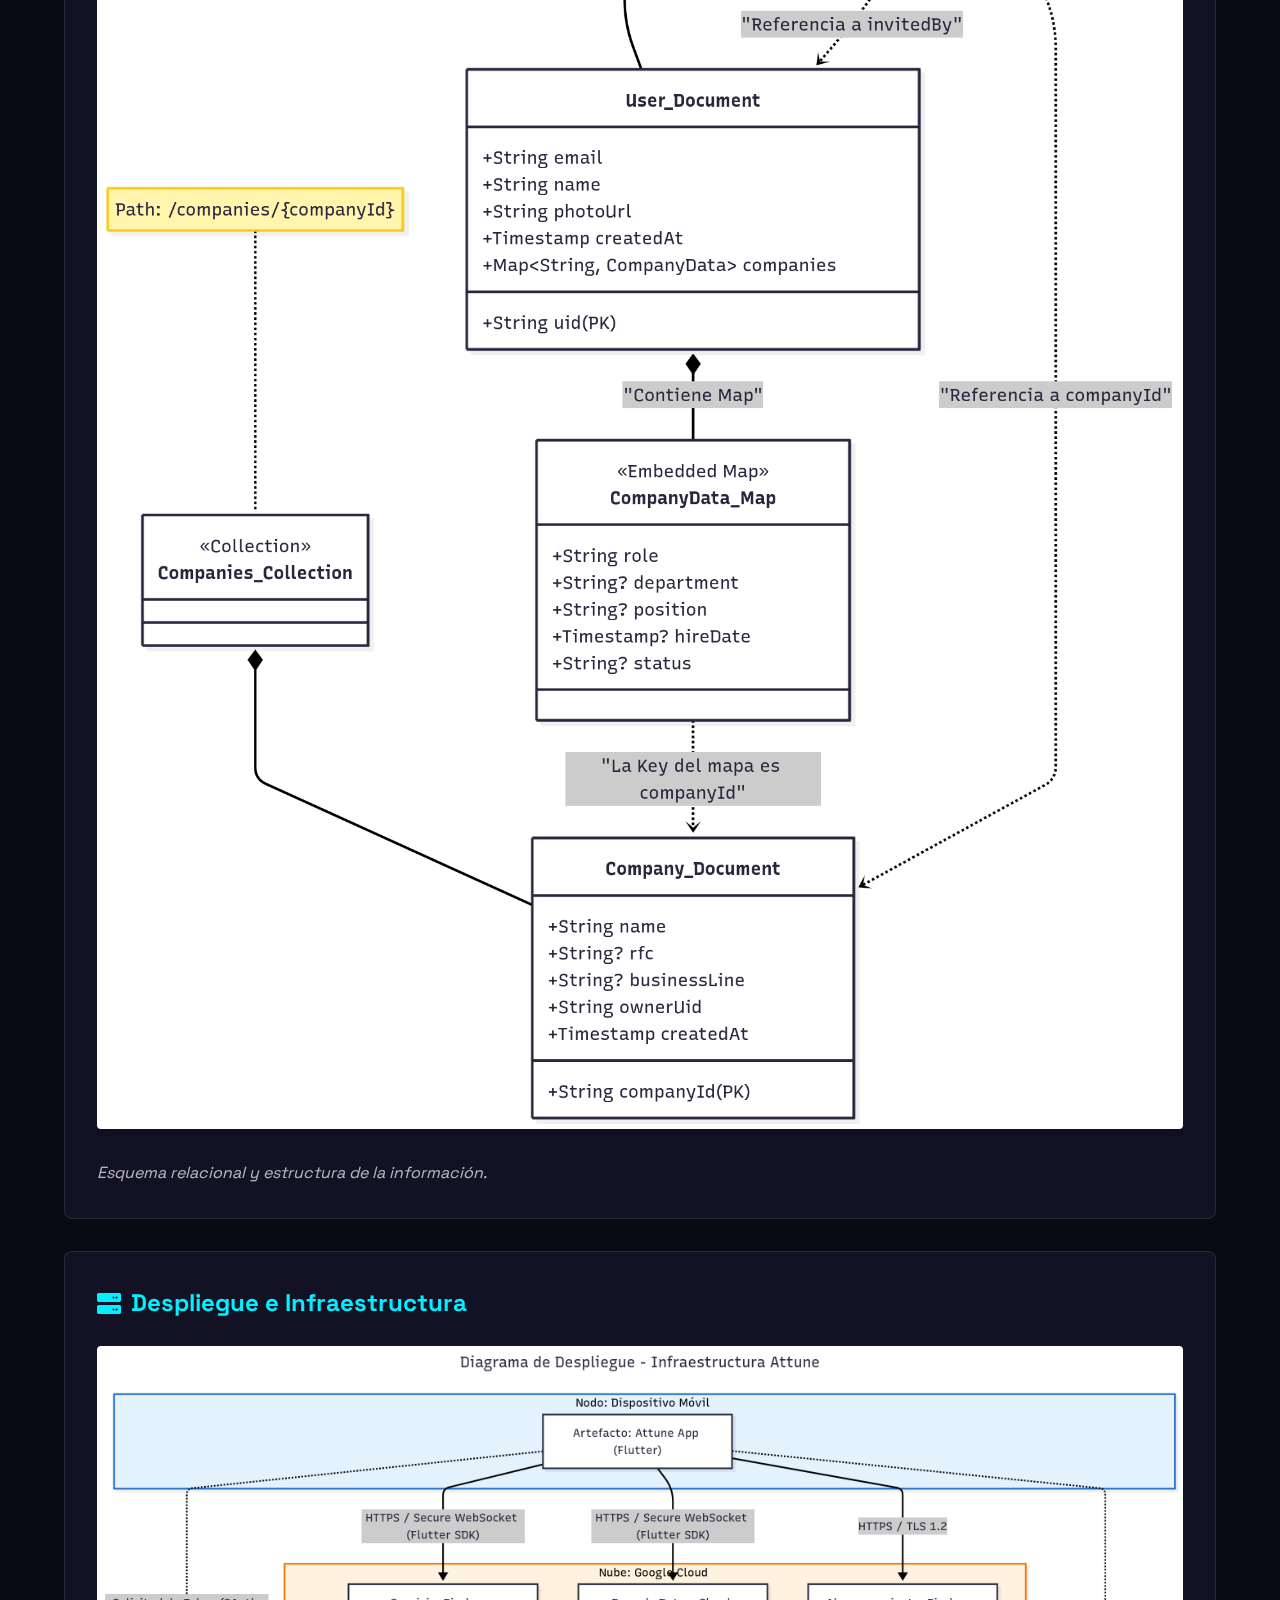
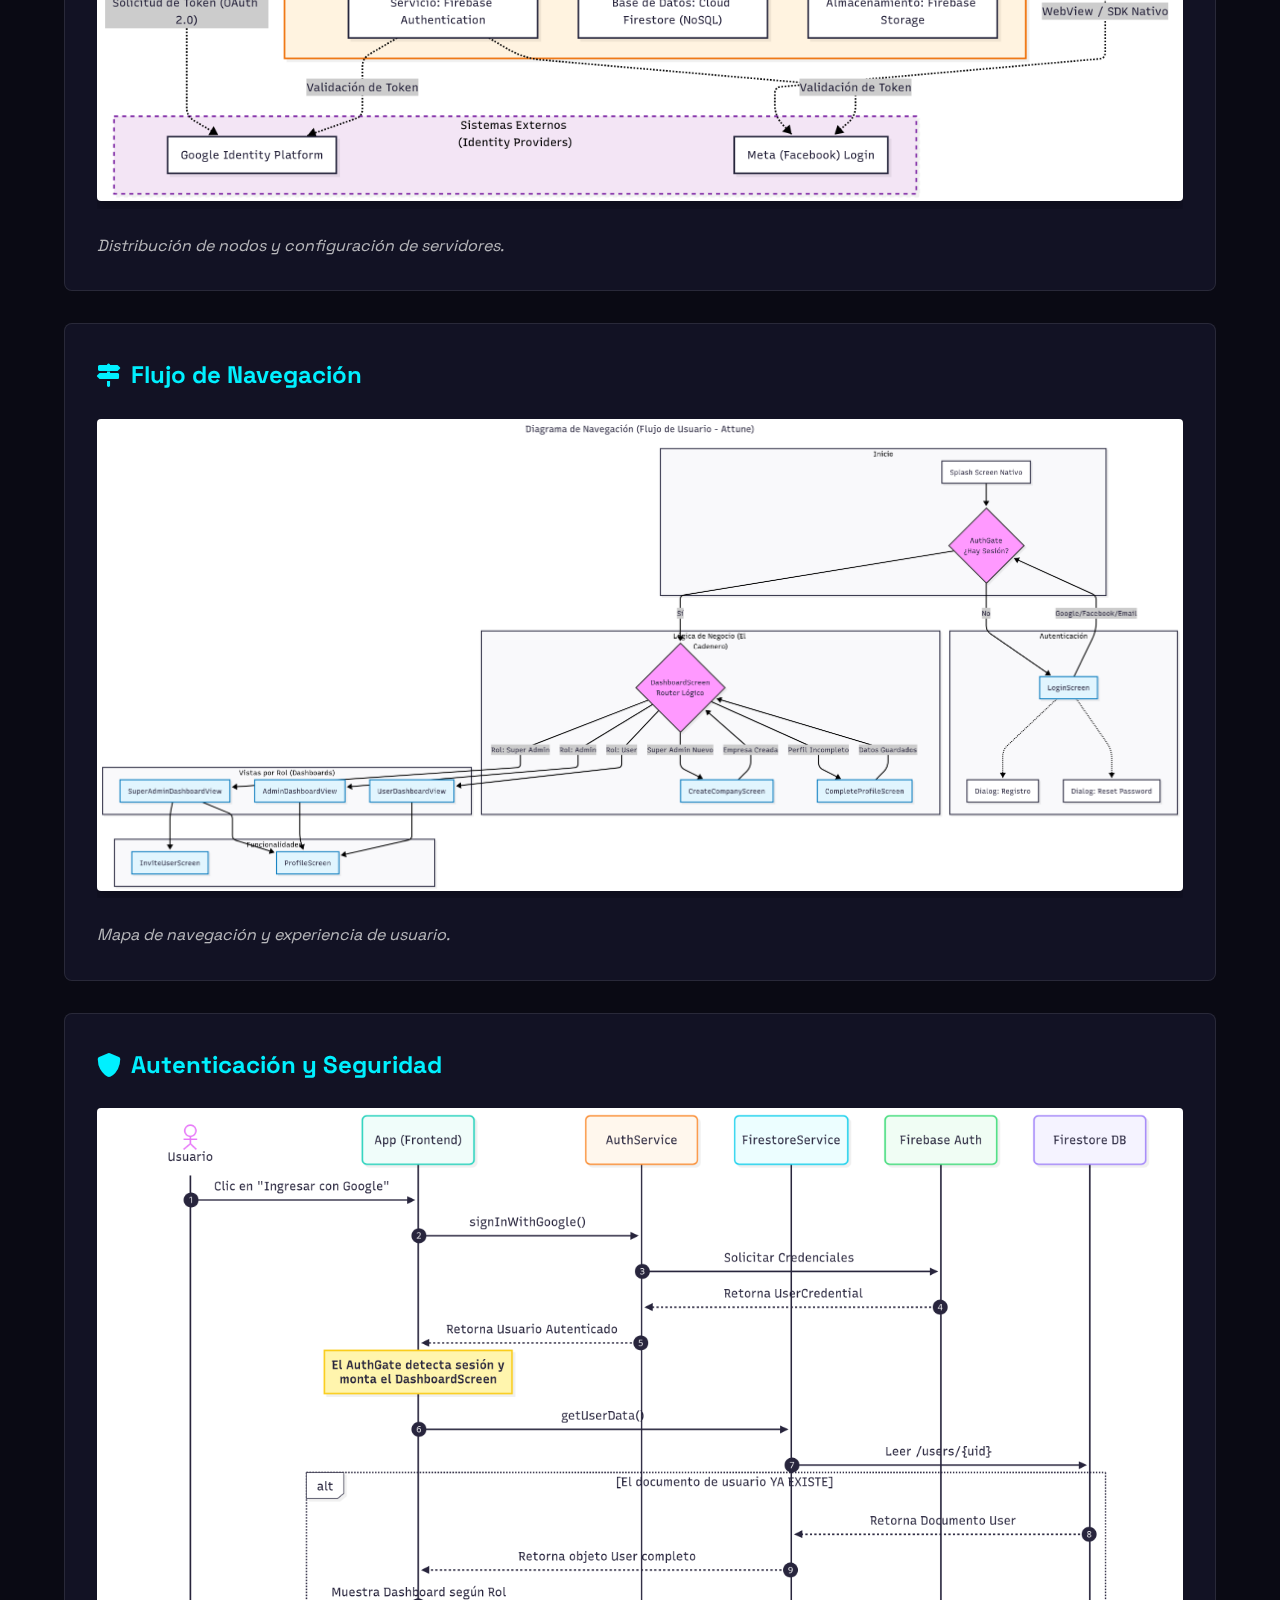
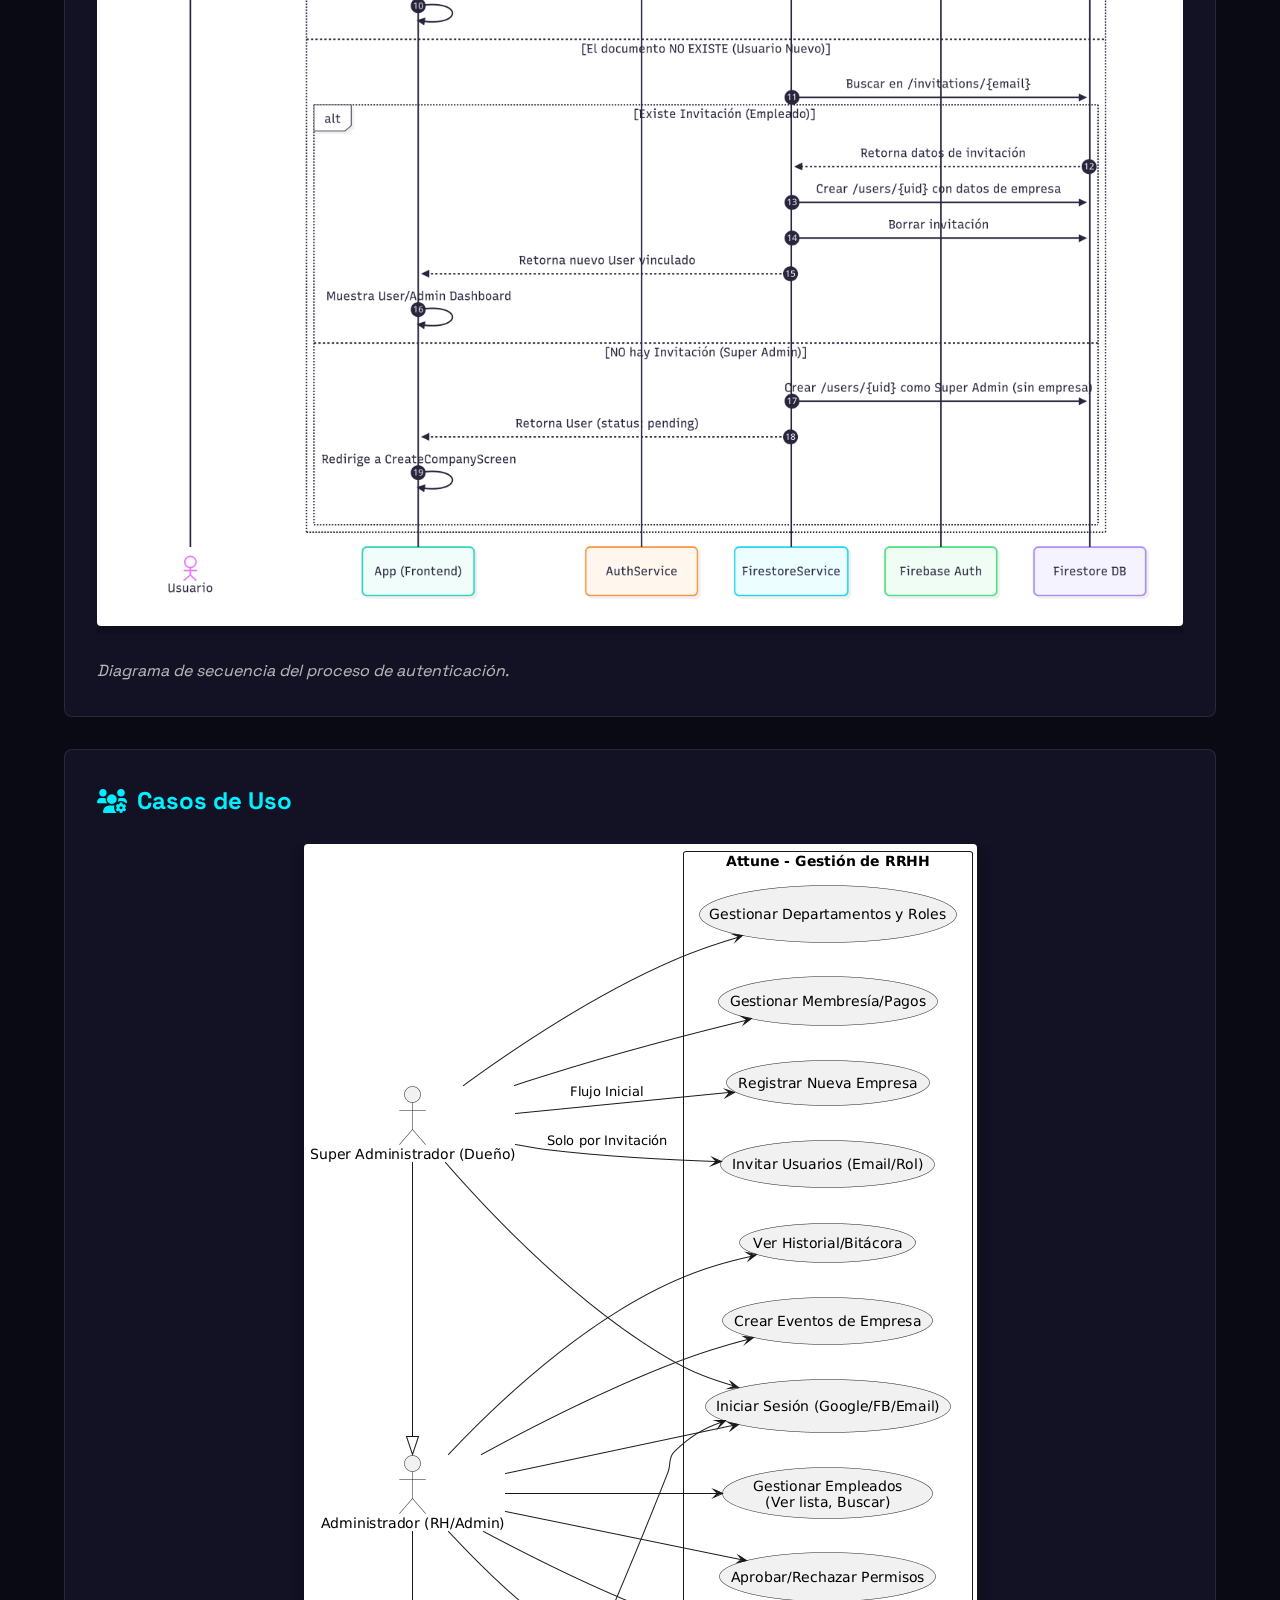
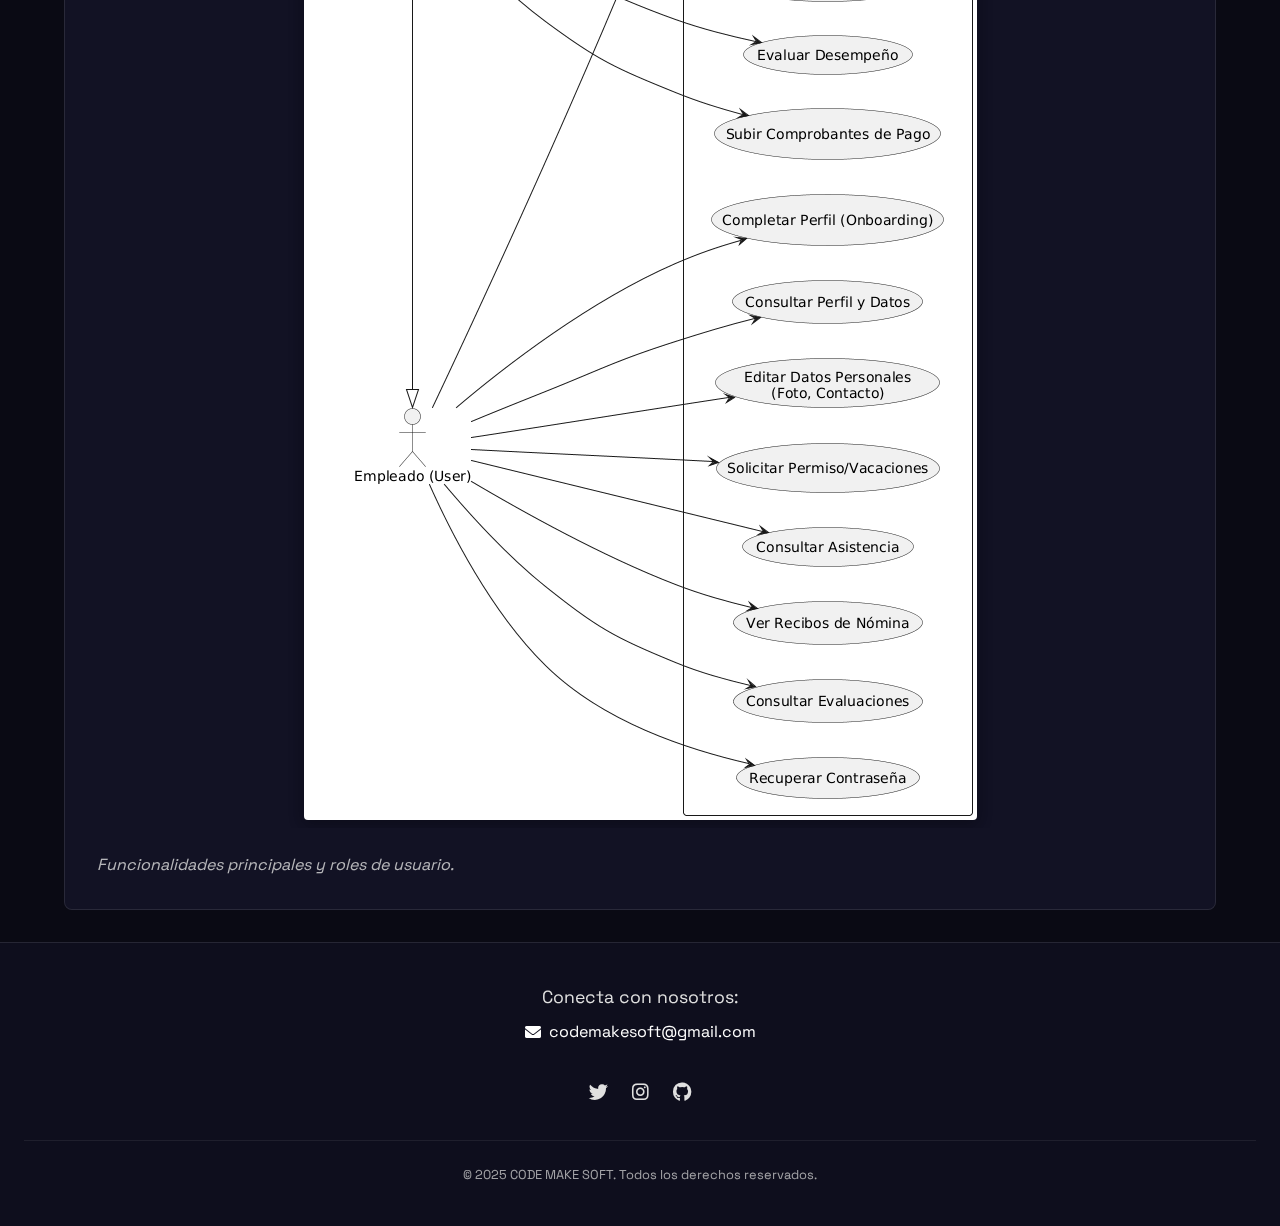
<file: html/diagrams.html>
<!DOCTYPE html>
<html lang="es">
<head>
    <meta charset="UTF-8">
    <meta name="viewport" content="width=device-width, initial-scale=1.0">
    <title>Diagramas | CMS</title>
    <link rel="icon" type="image/png" href="/resources/Images/Logos/CMS_white.png">
    <link rel="stylesheet" href="/css/styles.css">
    <link href="https://fonts.googleapis.com/css2?family=Space+Grotesk:wght@300;400;600;700&display=swap" rel="stylesheet">
    <link rel="stylesheet" href="https://cdnjs.cloudflare.com/ajax/libs/font-awesome/6.0.0-beta3/css/all.min.css">
</head>
<body>
    <div class="tech-background"></div>
    <div id="navbar-container"></div>

    <header class="tech-header">
        <div class="header-content">
            <h1>DIAGRAMAS DEL SISTEMA</h1>
            <p class="tagline">Arquitectura y Diseño Técnico</p>
        </div>
    </header>

    <div class="doc-container">
        
        <div class="diagram-section">
            <h2><i class="fas fa-project-diagram"></i> Arquitectura General</h2>
            <div class="diagram-container">
                <img src="/resources/Images/Diagrams/architectureDiagram.png" alt="Diagrama de Arquitectura">
            </div>
            <p class="diagram-caption">Visión global de los componentes y su interacción.</p>
        </div>

        <div class="diagram-section">
            <h2><i class="fas fa-database"></i> Modelo de Base de Datos</h2>
            <div class="diagram-container">
                <img src="/resources/Images/Diagrams/dbDiagram.png" alt="Diagrama de Base de Datos">
            </div>
            <p class="diagram-caption">Esquema relacional y estructura de la información.</p>
        </div>

        <div class="diagram-section">
            <h2><i class="fas fa-server"></i> Despliegue e Infraestructura</h2>
            <div class="diagram-container">
                <img src="/resources/Images/Diagrams/deploymentDiagram.png" alt="Diagrama de Despliegue">
            </div>
            <p class="diagram-caption">Distribución de nodos y configuración de servidores.</p>
        </div>

        <div class="diagram-section">
            <h2><i class="fas fa-map-signs"></i> Flujo de Navegación</h2>
            <div class="diagram-container">
                <img src="/resources/Images/Diagrams/navegationDiagram.png" alt="Diagrama de Navegación">
            </div>
            <p class="diagram-caption">Mapa de navegación y experiencia de usuario.</p>
        </div>

        <div class="diagram-section">
            <h2><i class="fas fa-shield-alt"></i> Autenticación y Seguridad</h2>
            <div class="diagram-container">
                <img src="/resources/Images/Diagrams/sequenceAuthGateDiagram.png" alt="Diagrama de Secuencia Auth">
            </div>
            <p class="diagram-caption">Diagrama de secuencia del proceso de autenticación.</p>
        </div>

        <div class="diagram-section">
            <h2><i class="fas fa-users-cog"></i> Casos de Uso</h2>
            <div class="diagram-container">
                <img src="/resources/Images/Diagrams/usesCases.png" alt="Casos de Uso">
            </div>
            <p class="diagram-caption">Funcionalidades principales y roles de usuario.</p>
        </div>

    </div>

    <footer class="tech-footer">
        <div class="footer-content">
            <div class="footer-contact">
                <p>Conecta con nosotros:</p>
                <a href="mailto:codemakesoft@gmail.com" class="email-link">
                    <i class="fas fa-envelope"></i> codemakesoft@gmail.com
                </a>
            </div>
            <div class="footer-social">
                <a href="https://x.com/theuppstore" aria-label="Twitter"><i class="fab fa-twitter"></i></a>
                <a href="https://www.instagram.com/codemakesoft_/" aria-label="Instagram"><i class="fab fa-instagram"></i></a>
                <a href="https://github.com/CodeMakeSoft" aria-label="GitHub"><i class="fab fa-github"></i></a>
            </div>
        </div>
        <div class="footer-copyright">
            <p>&copy; 2025 CODE MAKE SOFT. Todos los derechos reservados.</p>
        </div>
    </footer>

    <script src="/js/script.js"></script>
</body>
</html>
</file>
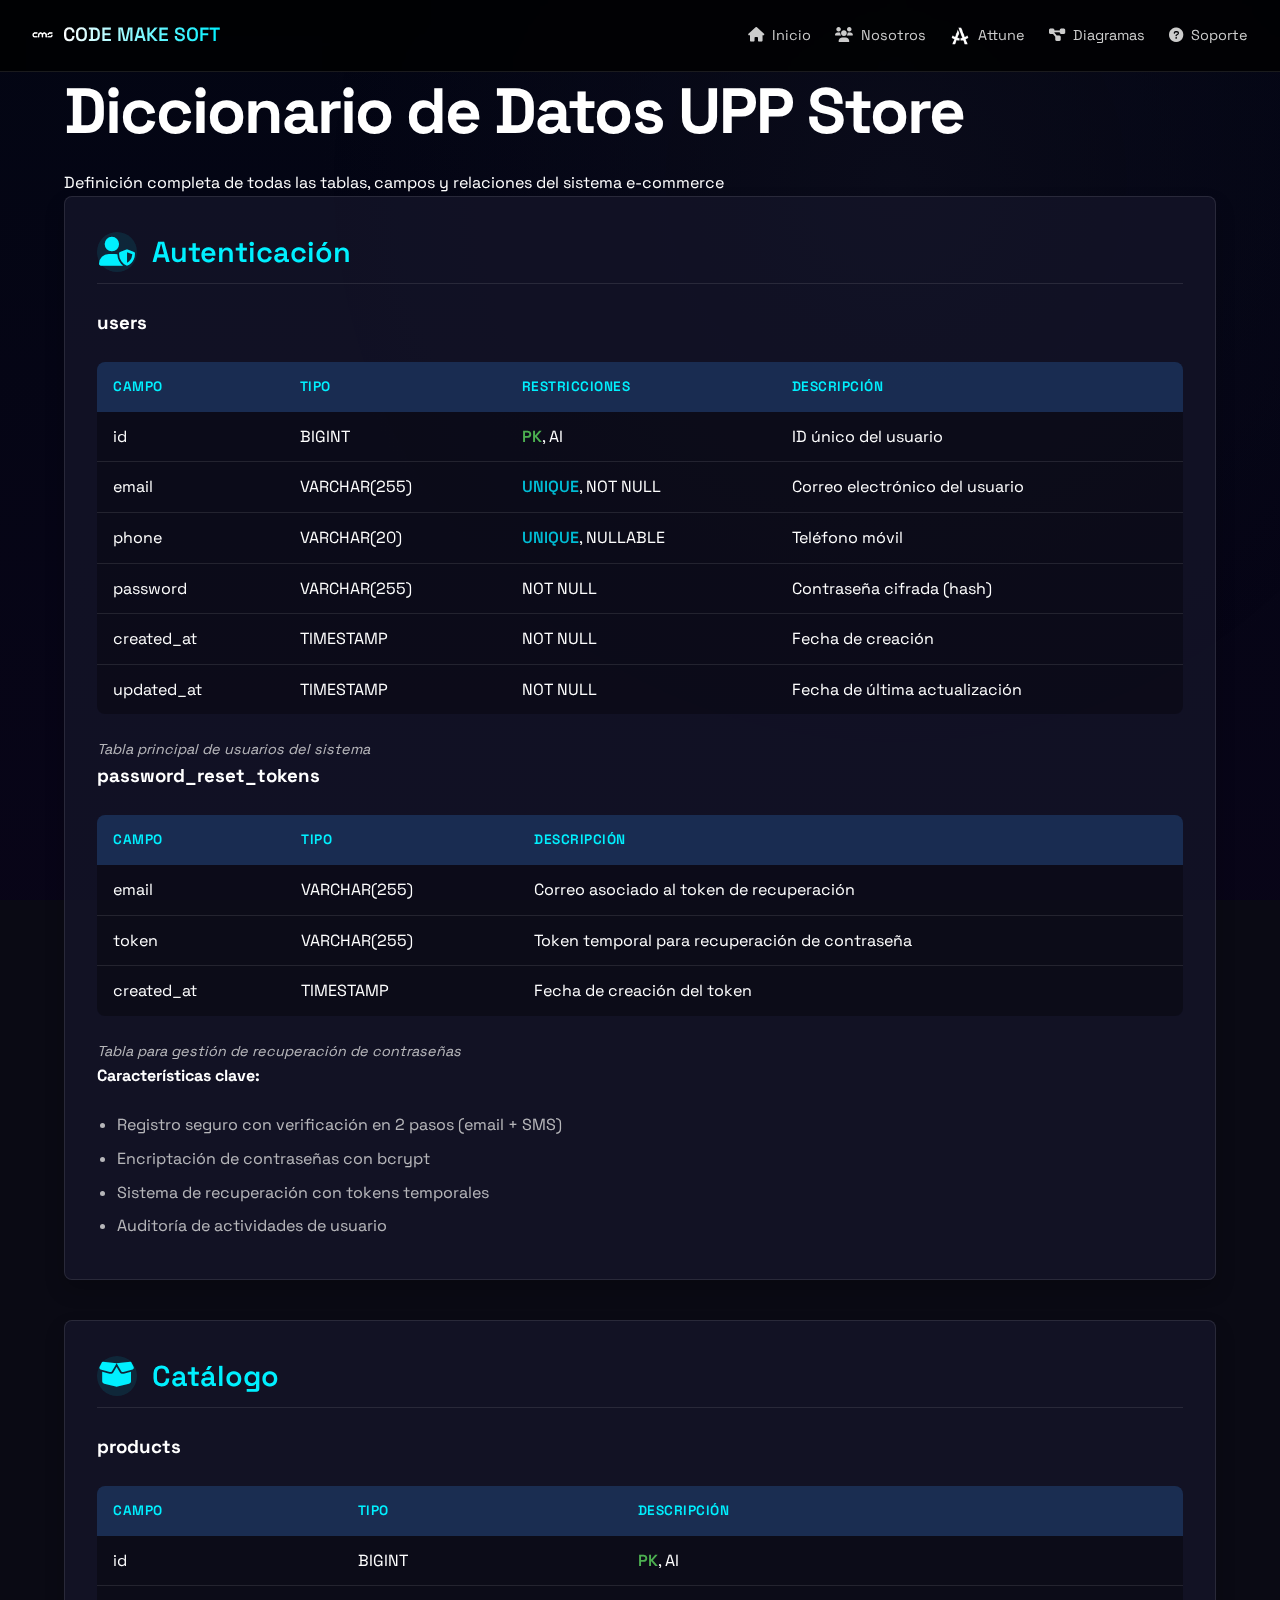
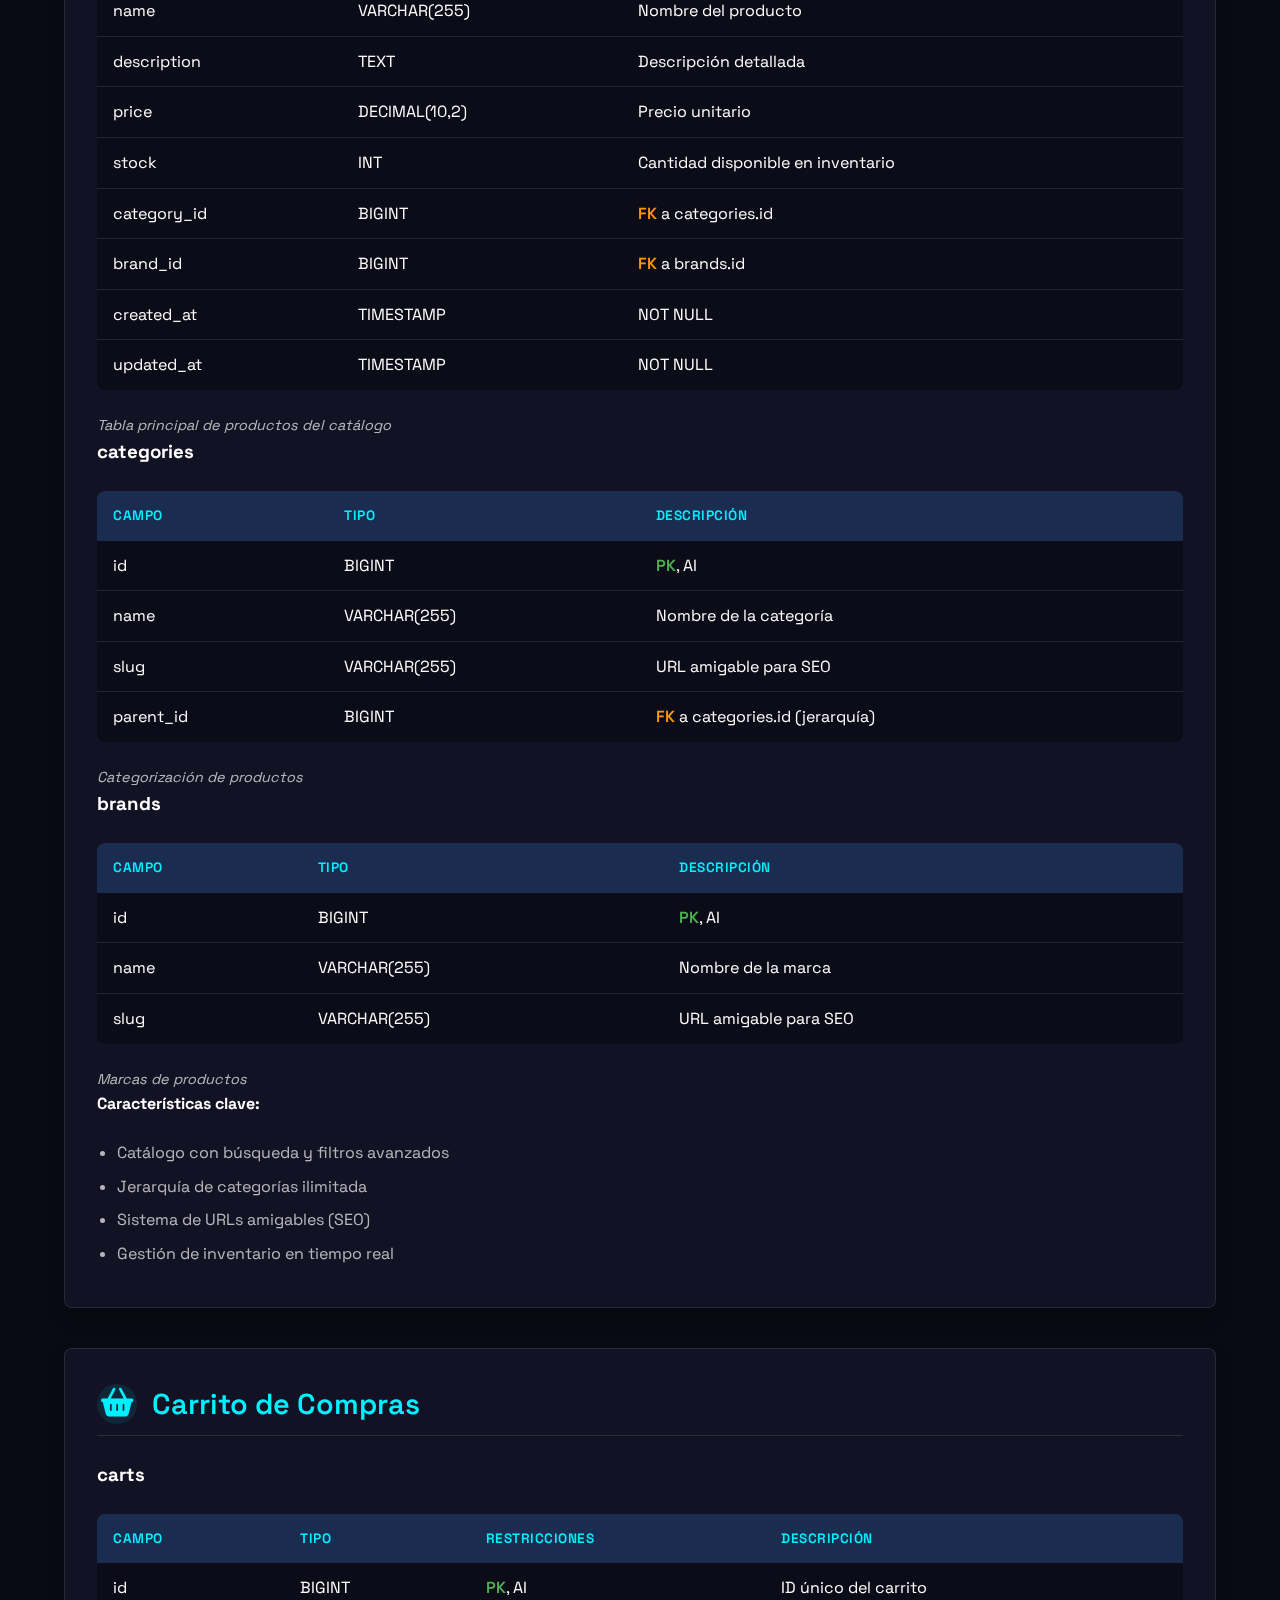
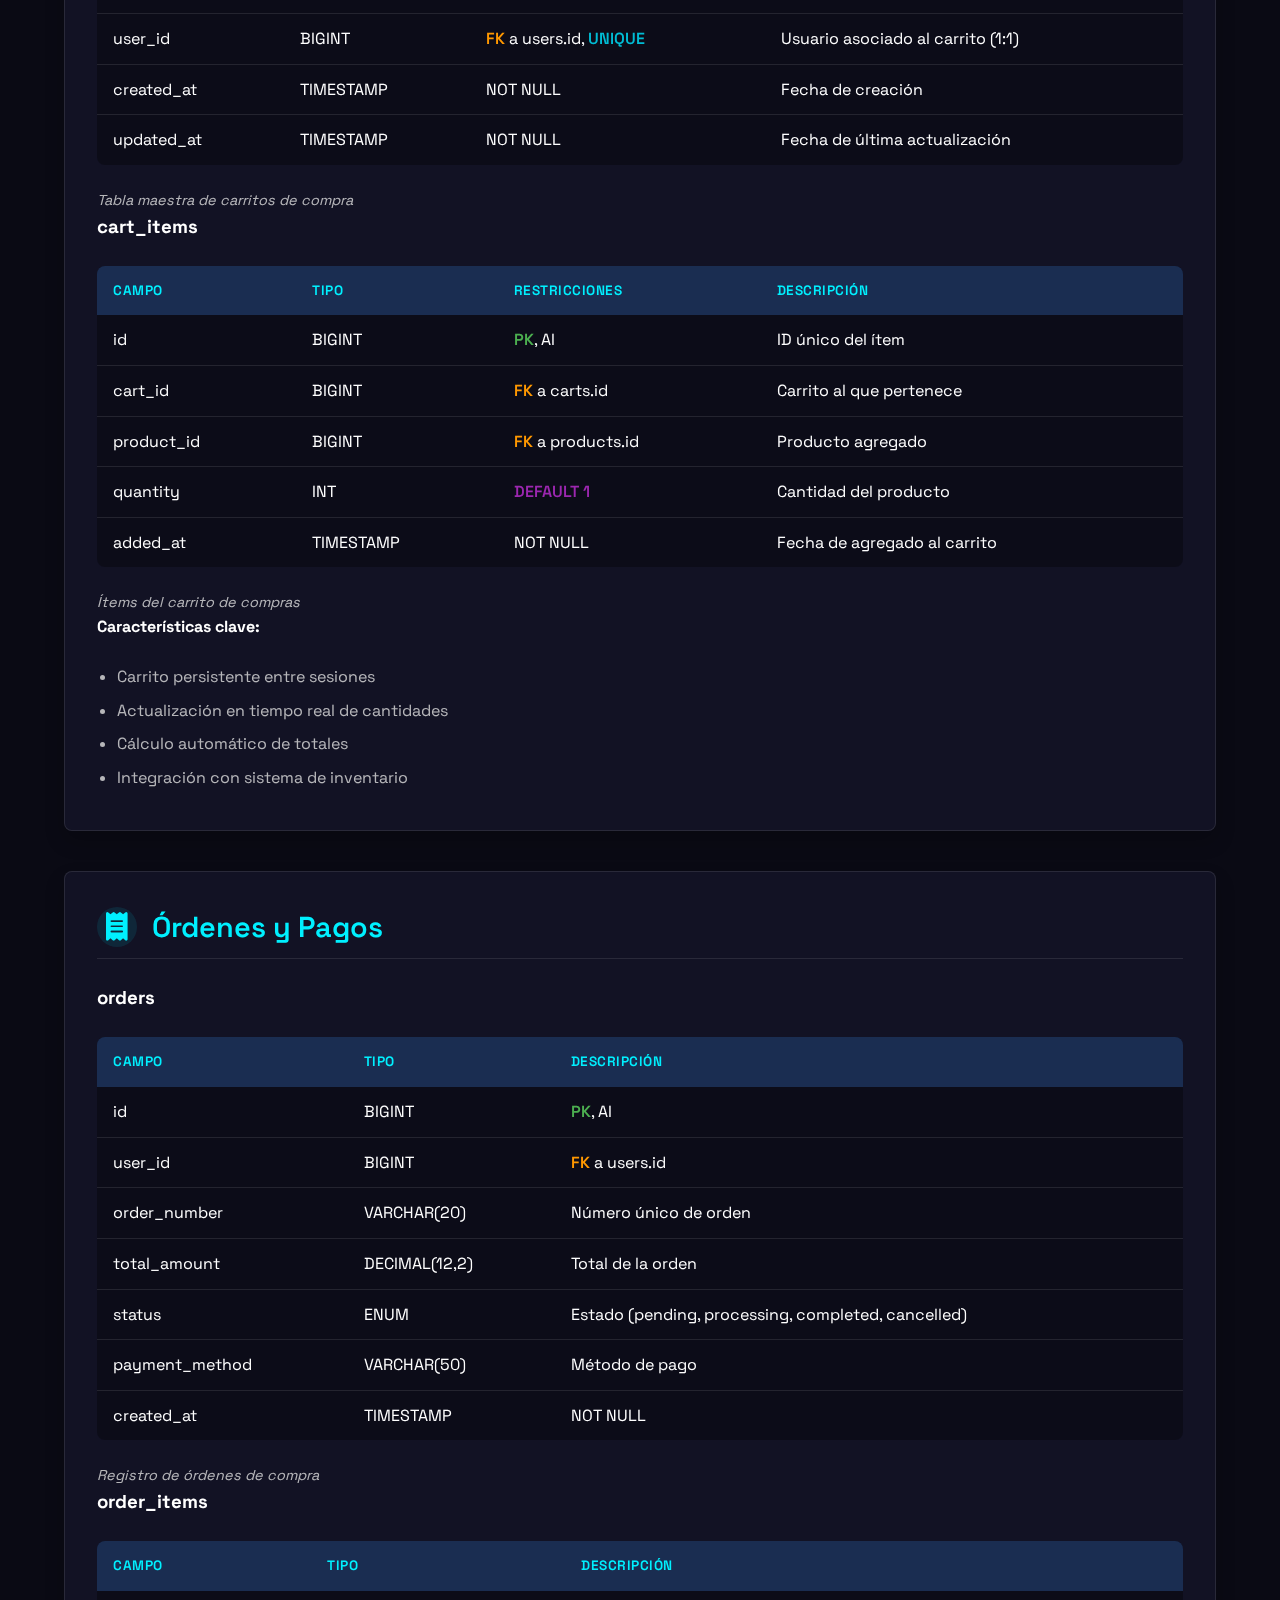
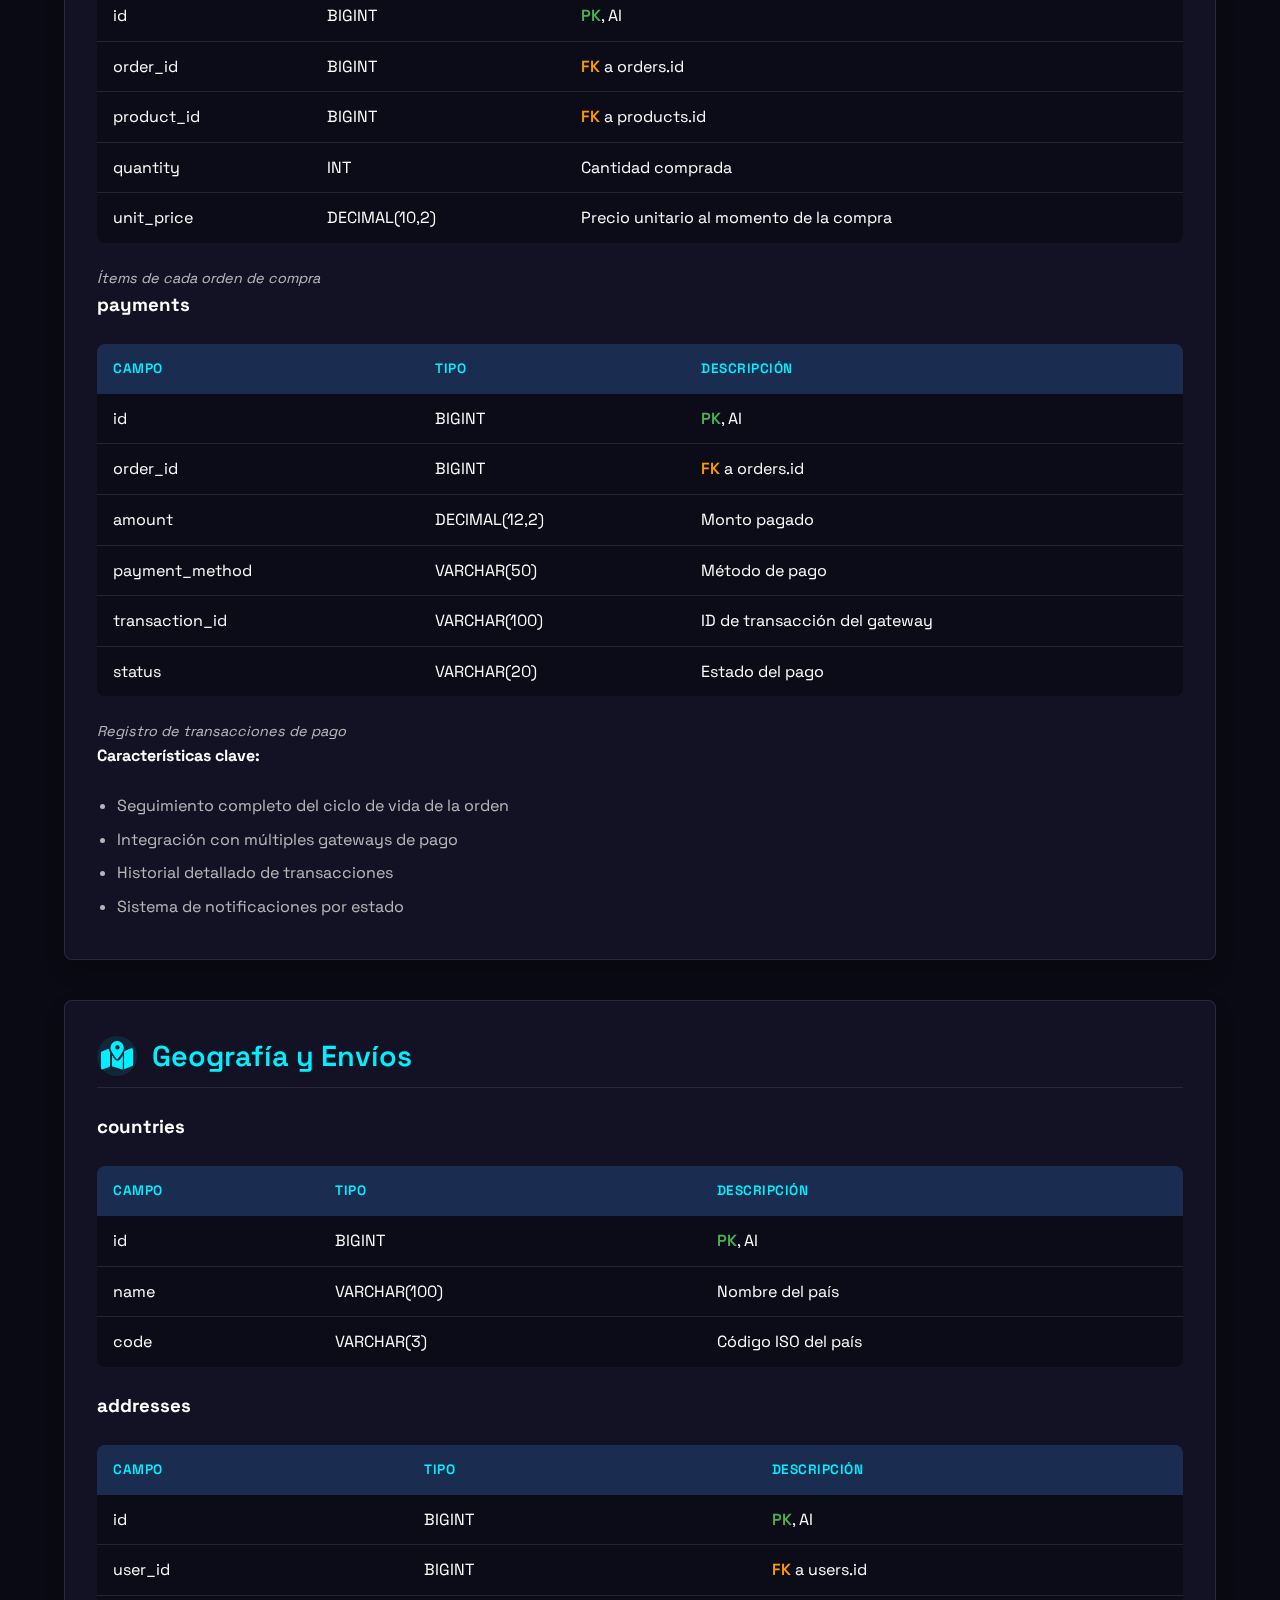
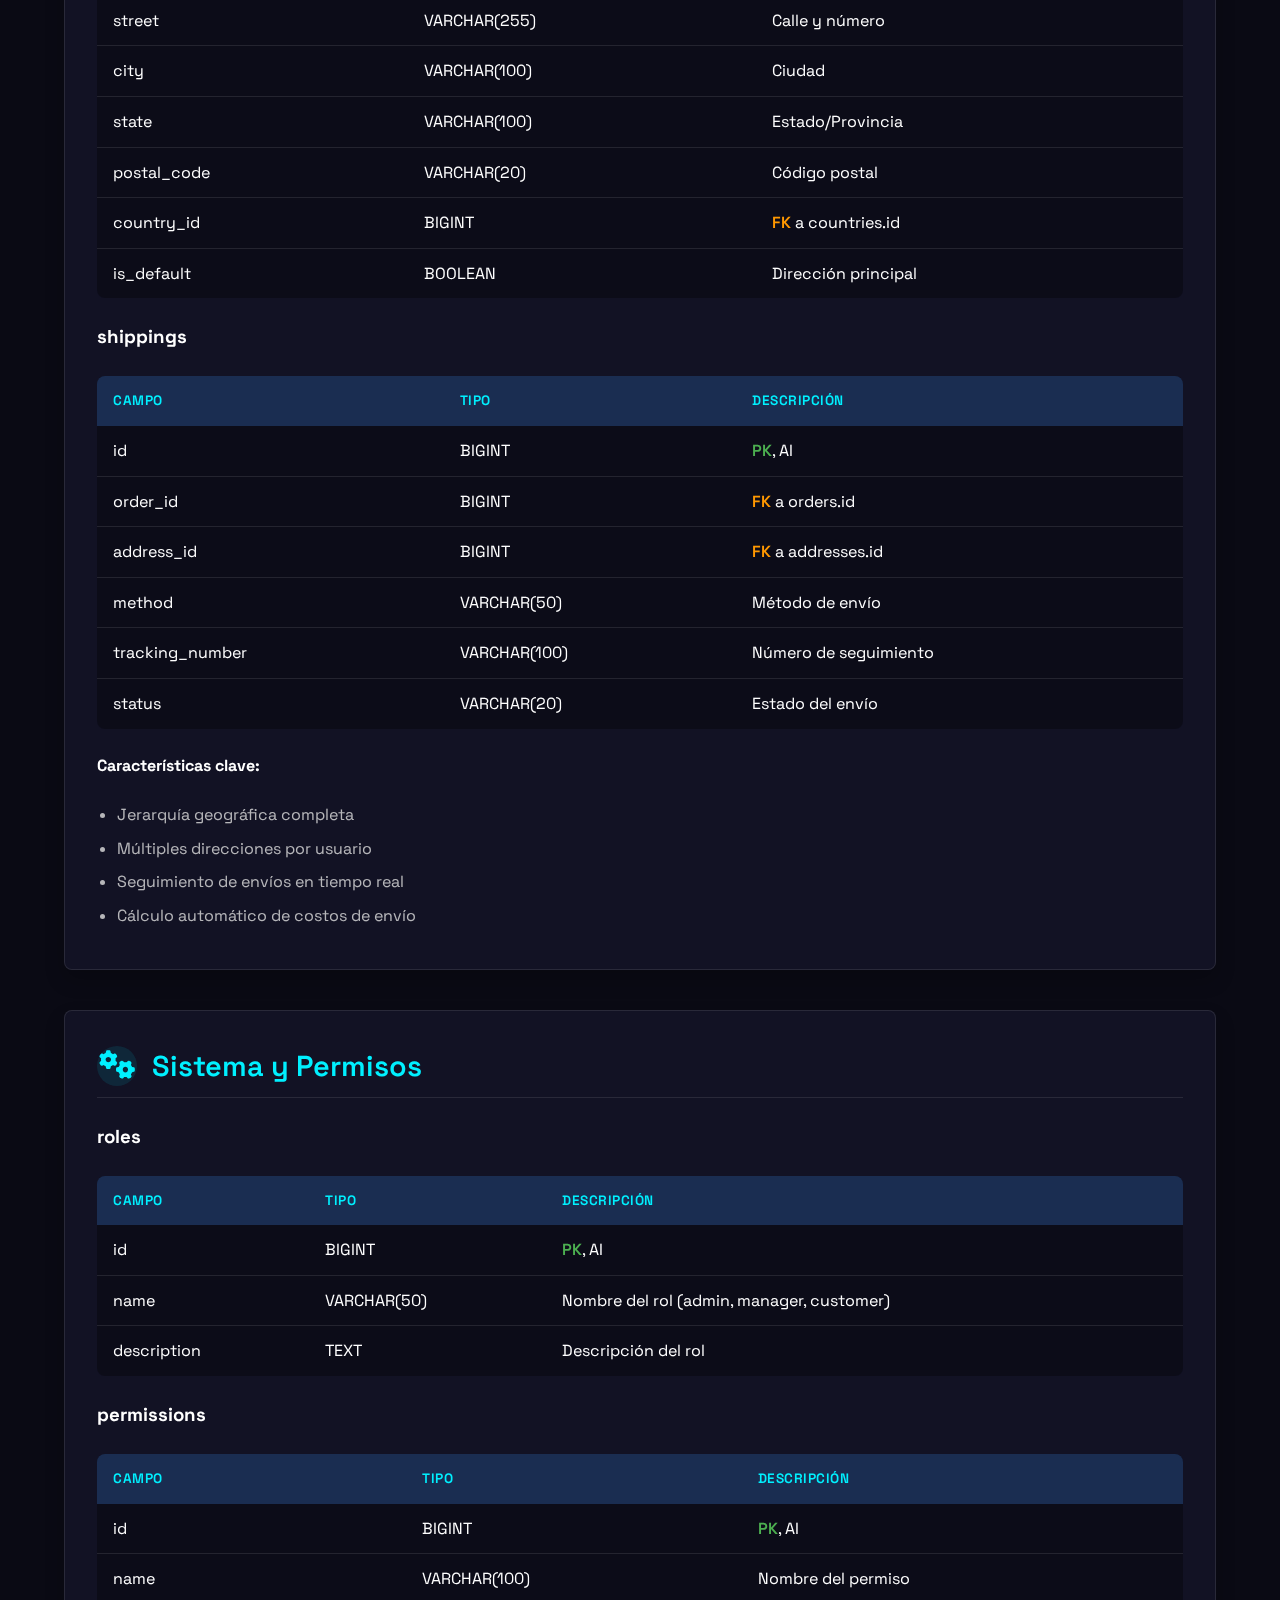
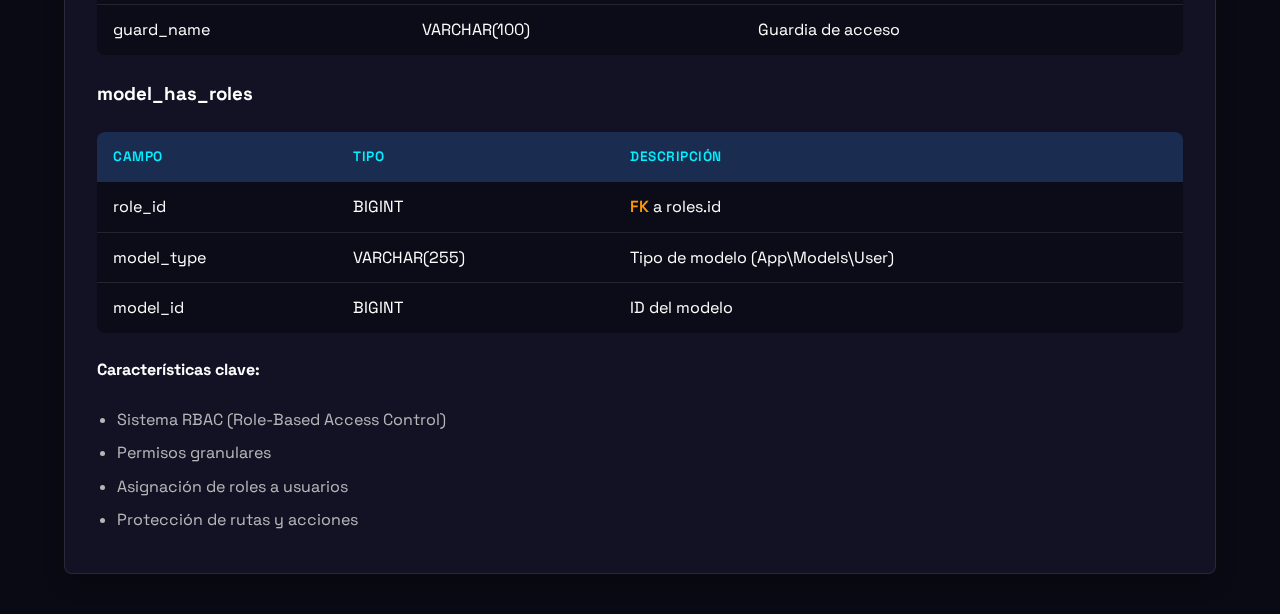
<file: html/dictionary.html>
<!DOCTYPE html>
<html lang="es">
<head>
    <meta charset="UTF-8">
    <meta name="viewport" content="width=device-width, initial-scale=1.0">
    <title>Diccionario | CMS</title>
    <link rel="icon" type="image/png" href="/resources/Images/Logos/CMS_white.png">
    <link rel="stylesheet" href="/css/styles.css">
    <link href="https://fonts.googleapis.com/css2?family=Space+Grotesk:wght@300;400;600;700&display=swap" rel="stylesheet">
    <link rel="stylesheet" href="https://cdnjs.cloudflare.com/ajax/libs/font-awesome/6.0.0-beta3/css/all.min.css">
</head>
<body>
    <div class="tech-background"></div>
    
    <div id="navbar-container"></div>

    <div class="doc-container">
        <header class="dictionary-header">
            <h1>Diccionario de Datos UPP Store</h1>
            <p>Definición completa de todas las tablas, campos y relaciones del sistema e-commerce</p>
        </header>

        <!-- Módulo de Autenticación -->
        <div class="module-card">
            <div class="module-title">
                <div class="icon"><i class="fas fa-user-shield"></i></div>
                <h2>Autenticación</h2>
            </div>
            
            <h3>users</h3>
            <table class="dictionary-table">
                <thead>
                    <tr>
                        <th>Campo</th>
                        <th>Tipo</th>
                        <th>Restricciones</th>
                        <th>Descripción</th>
                    </tr>
                </thead>
                <tbody>
                    <tr>
                        <td>id</td>
                        <td>BIGINT</td>
                        <td><span class="constraint pk">PK</span>, <span class="constraint ai">AI</span></td>
                        <td>ID único del usuario</td>
                    </tr>
                    <tr>
                        <td>email</td>
                        <td>VARCHAR(255)</td>
                        <td><span class="constraint unique">UNIQUE</span>, <span class="constraint not-null">NOT NULL</span></td>
                        <td>Correo electrónico del usuario</td>
                    </tr>
                    <tr>
                        <td>phone</td>
                        <td>VARCHAR(20)</td>
                        <td><span class="constraint unique">UNIQUE</span>, NULLABLE</td>
                        <td>Teléfono móvil</td>
                    </tr>
                    <tr>
                        <td>password</td>
                        <td>VARCHAR(255)</td>
                        <td><span class="constraint not-null">NOT NULL</span></td>
                        <td>Contraseña cifrada (hash)</td>
                    </tr>
                    <tr>
                        <td>created_at</td>
                        <td>TIMESTAMP</td>
                        <td><span class="constraint not-null">NOT NULL</span></td>
                        <td>Fecha de creación</td>
                    </tr>
                    <tr>
                        <td>updated_at</td>
                        <td>TIMESTAMP</td>
                        <td><span class="constraint not-null">NOT NULL</span></td>
                        <td>Fecha de última actualización</td>
                    </tr>
                </tbody>
            </table>
            <p class="table-caption">Tabla principal de usuarios del sistema</p>
            
            <h3>password_reset_tokens</h3>
            <table class="dictionary-table">
                <thead>
                    <tr>
                        <th>Campo</th>
                        <th>Tipo</th>
                        <th>Descripción</th>
                    </tr>
                </thead>
                <tbody>
                    <tr>
                        <td>email</td>
                        <td>VARCHAR(255)</td>
                        <td>Correo asociado al token de recuperación</td>
                    </tr>
                    <tr>
                        <td>token</td>
                        <td>VARCHAR(255)</td>
                        <td>Token temporal para recuperación de contraseña</td>
                    </tr>
                    <tr>
                        <td>created_at</td>
                        <td>TIMESTAMP</td>
                        <td>Fecha de creación del token</td>
                    </tr>
                </tbody>
            </table>
            <p class="table-caption">Tabla para gestión de recuperación de contraseñas</p>
            
            <h4>Características clave:</h4>
            <ul class="features-list">
                <li>Registro seguro con verificación en 2 pasos (email + SMS)</li>
                <li>Encriptación de contraseñas con bcrypt</li>
                <li>Sistema de recuperación con tokens temporales</li>
                <li>Auditoría de actividades de usuario</li>
            </ul>
        </div>
        
        <!-- Módulo de Catálogo -->
        <div class="module-card">
            <div class="module-title">
                <div class="icon"><i class="fas fa-box-open"></i></div>
                <h2>Catálogo</h2>
            </div>
            
            <h3>products</h3>
            <table class="dictionary-table">
                <thead>
                    <tr>
                        <th>Campo</th>
                        <th>Tipo</th>
                        <th>Descripción</th>
                    </tr>
                </thead>
                <tbody>
                    <tr>
                        <td>id</td>
                        <td>BIGINT</td>
                        <td><span class="constraint pk">PK</span>, <span class="constraint ai">AI</span></td>
                    </tr>
                    <tr>
                        <td>name</td>
                        <td>VARCHAR(255)</td>
                        <td>Nombre del producto</td>
                    </tr>
                    <tr>
                        <td>description</td>
                        <td>TEXT</td>
                        <td>Descripción detallada</td>
                    </tr>
                    <tr>
                        <td>price</td>
                        <td>DECIMAL(10,2)</td>
                        <td>Precio unitario</td>
                    </tr>
                    <tr>
                        <td>stock</td>
                        <td>INT</td>
                        <td>Cantidad disponible en inventario</td>
                    </tr>
                    <tr>
                        <td>category_id</td>
                        <td>BIGINT</td>
                        <td><span class="constraint fk">FK</span> a categories.id</td>
                    </tr>
                    <tr>
                        <td>brand_id</td>
                        <td>BIGINT</td>
                        <td><span class="constraint fk">FK</span> a brands.id</td>
                    </tr>
                    <tr>
                        <td>created_at</td>
                        <td>TIMESTAMP</td>
                        <td><span class="constraint not-null">NOT NULL</span></td>
                    </tr>
                    <tr>
                        <td>updated_at</td>
                        <td>TIMESTAMP</td>
                        <td><span class="constraint not-null">NOT NULL</span></td>
                    </tr>
                </tbody>
            </table>
            <p class="table-caption">Tabla principal de productos del catálogo</p>
            
            <h3>categories</h3>
            <table class="dictionary-table">
                <thead>
                    <tr>
                        <th>Campo</th>
                        <th>Tipo</th>
                        <th>Descripción</th>
                    </tr>
                </thead>
                <tbody>
                    <tr>
                        <td>id</td>
                        <td>BIGINT</td>
                        <td><span class="constraint pk">PK</span>, <span class="constraint ai">AI</span></td>
                    </tr>
                    <tr>
                        <td>name</td>
                        <td>VARCHAR(255)</td>
                        <td>Nombre de la categoría</td>
                    </tr>
                    <tr>
                        <td>slug</td>
                        <td>VARCHAR(255)</td>
                        <td>URL amigable para SEO</td>
                    </tr>
                    <tr>
                        <td>parent_id</td>
                        <td>BIGINT</td>
                        <td><span class="constraint fk">FK</span> a categories.id (jerarquía)</td>
                    </tr>
                </tbody>
            </table>
            <p class="table-caption">Categorización de productos</p>
            
            <h3>brands</h3>
            <table class="dictionary-table">
                <thead>
                    <tr>
                        <th>Campo</th>
                        <th>Tipo</th>
                        <th>Descripción</th>
                    </tr>
                </thead>
                <tbody>
                    <tr>
                        <td>id</td>
                        <td>BIGINT</td>
                        <td><span class="constraint pk">PK</span>, <span class="constraint ai">AI</span></td>
                    </tr>
                    <tr>
                        <td>name</td>
                        <td>VARCHAR(255)</td>
                        <td>Nombre de la marca</td>
                    </tr>
                    <tr>
                        <td>slug</td>
                        <td>VARCHAR(255)</td>
                        <td>URL amigable para SEO</td>
                    </tr>
                </tbody>
            </table>
            <p class="table-caption">Marcas de productos</p>
            
            <h4>Características clave:</h4>
            <ul class="features-list">
                <li>Catálogo con búsqueda y filtros avanzados</li>
                <li>Jerarquía de categorías ilimitada</li>
                <li>Sistema de URLs amigables (SEO)</li>
                <li>Gestión de inventario en tiempo real</li>
            </ul>
        </div>
        
        <!-- Módulo de Carrito -->
        <div class="module-card">
            <div class="module-title">
                <div class="icon"><i class="fas fa-shopping-basket"></i></div>
                <h2>Carrito de Compras</h2>
            </div>
            
            <h3>carts</h3>
            <table class="dictionary-table">
                <thead>
                    <tr>
                        <th>Campo</th>
                        <th>Tipo</th>
                        <th>Restricciones</th>
                        <th>Descripción</th>
                    </tr>
                </thead>
                <tbody>
                    <tr>
                        <td>id</td>
                        <td>BIGINT</td>
                        <td><span class="constraint pk">PK</span>, <span class="constraint ai">AI</span></td>
                        <td>ID único del carrito</td>
                    </tr>
                    <tr>
                        <td>user_id</td>
                        <td>BIGINT</td>
                        <td><span class="constraint fk">FK</span> a users.id, <span class="constraint unique">UNIQUE</span></td>
                        <td>Usuario asociado al carrito (1:1)</td>
                    </tr>
                    <tr>
                        <td>created_at</td>
                        <td>TIMESTAMP</td>
                        <td><span class="constraint not-null">NOT NULL</span></td>
                        <td>Fecha de creación</td>
                    </tr>
                    <tr>
                        <td>updated_at</td>
                        <td>TIMESTAMP</td>
                        <td><span class="constraint not-null">NOT NULL</span></td>
                        <td>Fecha de última actualización</td>
                    </tr>
                </tbody>
            </table>
            <p class="table-caption">Tabla maestra de carritos de compra</p>
            
            <h3>cart_items</h3>
            <table class="dictionary-table">
                <thead>
                    <tr>
                        <th>Campo</th>
                        <th>Tipo</th>
                        <th>Restricciones</th>
                        <th>Descripción</th>
                    </tr>
                </thead>
                <tbody>
                    <tr>
                        <td>id</td>
                        <td>BIGINT</td>
                        <td><span class="constraint pk">PK</span>, <span class="constraint ai">AI</span></td>
                        <td>ID único del ítem</td>
                    </tr>
                    <tr>
                        <td>cart_id</td>
                        <td>BIGINT</td>
                        <td><span class="constraint fk">FK</span> a carts.id</td>
                        <td>Carrito al que pertenece</td>
                    </tr>
                    <tr>
                        <td>product_id</td>
                        <td>BIGINT</td>
                        <td><span class="constraint fk">FK</span> a products.id</td>
                        <td>Producto agregado</td>
                    </tr>
                    <tr>
                        <td>quantity</td>
                        <td>INT</td>
                        <td><span class="constraint default">DEFAULT 1</span></td>
                        <td>Cantidad del producto</td>
                    </tr>
                    <tr>
                        <td>added_at</td>
                        <td>TIMESTAMP</td>
                        <td><span class="constraint not-null">NOT NULL</span></td>
                        <td>Fecha de agregado al carrito</td>
                    </tr>
                </tbody>
            </table>
            <p class="table-caption">Ítems del carrito de compras</p>
            
            <h4>Características clave:</h4>
            <ul class="features-list">
                <li>Carrito persistente entre sesiones</li>
                <li>Actualización en tiempo real de cantidades</li>
                <li>Cálculo automático de totales</li>
                <li>Integración con sistema de inventario</li>
            </ul>
        </div>

        <div class="module-card">
            <div class="module-title">
                <div class="icon"><i class="fas fa-receipt"></i></div>
                <h2>Órdenes y Pagos</h2>
            </div>
            
            <h3>orders</h3>
            <table class="dictionary-table">
                <thead>
                    <tr>
                        <th>Campo</th>
                        <th>Tipo</th>
                        <th>Descripción</th>
                    </tr>
                </thead>
                <tbody>
                    <tr>
                        <td>id</td>
                        <td>BIGINT</td>
                        <td><span class="constraint pk">PK</span>, <span class="constraint ai">AI</span></td>
                    </tr>
                    <tr>
                        <td>user_id</td>
                        <td>BIGINT</td>
                        <td><span class="constraint fk">FK</span> a users.id</td>
                    </tr>
                    <tr>
                        <td>order_number</td>
                        <td>VARCHAR(20)</td>
                        <td>Número único de orden</td>
                    </tr>
                    <tr>
                        <td>total_amount</td>
                        <td>DECIMAL(12,2)</td>
                        <td>Total de la orden</td>
                    </tr>
                    <tr>
                        <td>status</td>
                        <td>ENUM</td>
                        <td>Estado (pending, processing, completed, cancelled)</td>
                    </tr>
                    <tr>
                        <td>payment_method</td>
                        <td>VARCHAR(50)</td>
                        <td>Método de pago</td>
                    </tr>
                    <tr>
                        <td>created_at</td>
                        <td>TIMESTAMP</td>
                        <td><span class="constraint not-null">NOT NULL</span></td>
                    </tr>
                </tbody>
            </table>
            <p class="table-caption">Registro de órdenes de compra</p>
            
            <h3>order_items</h3>
            <table class="dictionary-table">
                <thead>
                    <tr>
                        <th>Campo</th>
                        <th>Tipo</th>
                        <th>Descripción</th>
                    </tr>
                </thead>
                <tbody>
                    <tr>
                        <td>id</td>
                        <td>BIGINT</td>
                        <td><span class="constraint pk">PK</span>, <span class="constraint ai">AI</span></td>
                    </tr>
                    <tr>
                        <td>order_id</td>
                        <td>BIGINT</td>
                        <td><span class="constraint fk">FK</span> a orders.id</td>
                    </tr>
                    <tr>
                        <td>product_id</td>
                        <td>BIGINT</td>
                        <td><span class="constraint fk">FK</span> a products.id</td>
                    </tr>
                    <tr>
                        <td>quantity</td>
                        <td>INT</td>
                        <td>Cantidad comprada</td>
                    </tr>
                    <tr>
                        <td>unit_price</td>
                        <td>DECIMAL(10,2)</td>
                        <td>Precio unitario al momento de la compra</td>
                    </tr>
                </tbody>
            </table>
            <p class="table-caption">Ítems de cada orden de compra</p>
            
            <h3>payments</h3>
            <table class="dictionary-table">
                <thead>
                    <tr>
                        <th>Campo</th>
                        <th>Tipo</th>
                        <th>Descripción</th>
                    </tr>
                </thead>
                <tbody>
                    <tr>
                        <td>id</td>
                        <td>BIGINT</td>
                        <td><span class="constraint pk">PK</span>, <span class="constraint ai">AI</span></td>
                    </tr>
                    <tr>
                        <td>order_id</td>
                        <td>BIGINT</td>
                        <td><span class="constraint fk">FK</span> a orders.id</td>
                    </tr>
                    <tr>
                        <td>amount</td>
                        <td>DECIMAL(12,2)</td>
                        <td>Monto pagado</td>
                    </tr>
                    <tr>
                        <td>payment_method</td>
                        <td>VARCHAR(50)</td>
                        <td>Método de pago</td>
                    </tr>
                    <tr>
                        <td>transaction_id</td>
                        <td>VARCHAR(100)</td>
                        <td>ID de transacción del gateway</td>
                    </tr>
                    <tr>
                        <td>status</td>
                        <td>VARCHAR(20)</td>
                        <td>Estado del pago</td>
                    </tr>
                </tbody>
            </table>
            <p class="table-caption">Registro de transacciones de pago</p>
            
            <h4>Características clave:</h4>
            <ul class="features-list">
                <li>Seguimiento completo del ciclo de vida de la orden</li>
                <li>Integración con múltiples gateways de pago</li>
                <li>Historial detallado de transacciones</li>
                <li>Sistema de notificaciones por estado</li>
            </ul>
        </div>
        
        <!-- Módulo de Geografía -->
        <div class="module-card">
            <div class="module-title">
                <div class="icon"><i class="fas fa-map-marked-alt"></i></div>
                <h2>Geografía y Envíos</h2>
            </div>
            
            <h3>countries</h3>
            <table class="dictionary-table">
                <thead>
                    <tr>
                        <th>Campo</th>
                        <th>Tipo</th>
                        <th>Descripción</th>
                    </tr>
                </thead>
                <tbody>
                    <tr>
                        <td>id</td>
                        <td>BIGINT</td>
                        <td><span class="constraint pk">PK</span>, <span class="constraint ai">AI</span></td>
                    </tr>
                    <tr>
                        <td>name</td>
                        <td>VARCHAR(100)</td>
                        <td>Nombre del país</td>
                    </tr>
                    <tr>
                        <td>code</td>
                        <td>VARCHAR(3)</td>
                        <td>Código ISO del país</td>
                    </tr>
                </tbody>
            </table>
            
            <h3>addresses</h3>
            <table class="dictionary-table">
                <thead>
                    <tr>
                        <th>Campo</th>
                        <th>Tipo</th>
                        <th>Descripción</th>
                    </tr>
                </thead>
                <tbody>
                    <tr>
                        <td>id</td>
                        <td>BIGINT</td>
                        <td><span class="constraint pk">PK</span>, <span class="constraint ai">AI</span></td>
                    </tr>
                    <tr>
                        <td>user_id</td>
                        <td>BIGINT</td>
                        <td><span class="constraint fk">FK</span> a users.id</td>
                    </tr>
                    <tr>
                        <td>street</td>
                        <td>VARCHAR(255)</td>
                        <td>Calle y número</td>
                    </tr>
                    <tr>
                        <td>city</td>
                        <td>VARCHAR(100)</td>
                        <td>Ciudad</td>
                    </tr>
                    <tr>
                        <td>state</td>
                        <td>VARCHAR(100)</td>
                        <td>Estado/Provincia</td>
                    </tr>
                    <tr>
                        <td>postal_code</td>
                        <td>VARCHAR(20)</td>
                        <td>Código postal</td>
                    </tr>
                    <tr>
                        <td>country_id</td>
                        <td>BIGINT</td>
                        <td><span class="constraint fk">FK</span> a countries.id</td>
                    </tr>
                    <tr>
                        <td>is_default</td>
                        <td>BOOLEAN</td>
                        <td>Dirección principal</td>
                    </tr>
                </tbody>
            </table>
            
            <h3>shippings</h3>
            <table class="dictionary-table">
                <thead>
                    <tr>
                        <th>Campo</th>
                        <th>Tipo</th>
                        <th>Descripción</th>
                    </tr>
                </thead>
                <tbody>
                    <tr>
                        <td>id</td>
                        <td>BIGINT</td>
                        <td><span class="constraint pk">PK</span>, <span class="constraint ai">AI</span></td>
                    </tr>
                    <tr>
                        <td>order_id</td>
                        <td>BIGINT</td>
                        <td><span class="constraint fk">FK</span> a orders.id</td>
                    </tr>
                    <tr>
                        <td>address_id</td>
                        <td>BIGINT</td>
                        <td><span class="constraint fk">FK</span> a addresses.id</td>
                    </tr>
                    <tr>
                        <td>method</td>
                        <td>VARCHAR(50)</td>
                        <td>Método de envío</td>
                    </tr>
                    <tr>
                        <td>tracking_number</td>
                        <td>VARCHAR(100)</td>
                        <td>Número de seguimiento</td>
                    </tr>
                    <tr>
                        <td>status</td>
                        <td>VARCHAR(20)</td>
                        <td>Estado del envío</td>
                    </tr>
                </tbody>
            </table>
            
            <h4>Características clave:</h4>
            <ul class="features-list">
                <li>Jerarquía geográfica completa</li>
                <li>Múltiples direcciones por usuario</li>
                <li>Seguimiento de envíos en tiempo real</li>
                <li>Cálculo automático de costos de envío</li>
            </ul>
        </div>
        
        <!-- Módulo de Sistema -->
        <div class="module-card">
            <div class="module-title">
                <div class="icon"><i class="fas fa-cogs"></i></div>
                <h2>Sistema y Permisos</h2>
            </div>
            
            <h3>roles</h3>
            <table class="dictionary-table">
                <thead>
                    <tr>
                        <th>Campo</th>
                        <th>Tipo</th>
                        <th>Descripción</th>
                    </tr>
                </thead>
                <tbody>
                    <tr>
                        <td>id</td>
                        <td>BIGINT</td>
                        <td><span class="constraint pk">PK</span>, <span class="constraint ai">AI</span></td>
                    </tr>
                    <tr>
                        <td>name</td>
                        <td>VARCHAR(50)</td>
                        <td>Nombre del rol (admin, manager, customer)</td>
                    </tr>
                    <tr>
                        <td>description</td>
                        <td>TEXT</td>
                        <td>Descripción del rol</td>
                    </tr>
                </tbody>
            </table>
            
            <h3>permissions</h3>
            <table class="dictionary-table">
                <thead>
                    <tr>
                        <th>Campo</th>
                        <th>Tipo</th>
                        <th>Descripción</th>
                    </tr>
                </thead>
                <tbody>
                    <tr>
                        <td>id</td>
                        <td>BIGINT</td>
                        <td><span class="constraint pk">PK</span>, <span class="constraint ai">AI</span></td>
                    </tr>
                    <tr>
                        <td>name</td>
                        <td>VARCHAR(100)</td>
                        <td>Nombre del permiso</td>
                    </tr>
                    <tr>
                        <td>guard_name</td>
                        <td>VARCHAR(100)</td>
                        <td>Guardia de acceso</td>
                    </tr>
                </tbody>
            </table>
            
            <h3>model_has_roles</h3>
            <table class="dictionary-table">
                <thead>
                    <tr>
                        <th>Campo</th>
                        <th>Tipo</th>
                        <th>Descripción</th>
                    </tr>
                </thead>
                <tbody>
                    <tr>
                        <td>role_id</td>
                        <td>BIGINT</td>
                        <td><span class="constraint fk">FK</span> a roles.id</td>
                    </tr>
                    <tr>
                        <td>model_type</td>
                        <td>VARCHAR(255)</td>
                        <td>Tipo de modelo (App\Models\User)</td>
                    </tr>
                    <tr>
                        <td>model_id</td>
                        <td>BIGINT</td>
                        <td>ID del modelo</td>
                    </tr>
                </tbody>
            </table>
            
            <h4>Características clave:</h4>
            <ul class="features-list">
                <li>Sistema RBAC (Role-Based Access Control)</li>
                <li>Permisos granulares</li>
                <li>Asignación de roles a usuarios</li>
                <li>Protección de rutas y acciones</li>
            </ul>
        </div>
    </div>

    
    
    <script src="/js/script.js"></script>
</body>
</html>
</file>
<file: styles.css>
/* Variables Tech */
:root {
    --primary: #ffffff; /* Blanco puro para texto */
    --secondary: #e0e0e0;
    --dark: #0a0a14;
    --accent: #00f0ff;
    --card-bg: rgba(20, 20, 40, 0.8);
    --footer-bg: rgba(15, 15, 30, 0.95);
}

/* Reset y Tipografía */
* {
    margin: 0;
    padding: 0;
    box-sizing: border-box;
}

body {
    font-family: 'Space Grotesk', sans-serif;
    background-color: var(--dark);
    color: var(--primary);
    line-height: 1.6;
    overflow-x: hidden;
}

/* Fondo Tech */
.tech-background {
    position: fixed;
    top: 0;
    left: 0;
    width: 100%;
    height: 100%;
    background: 
        radial-gradient(circle at 70% 20%, rgba(11, 12, 27, 0.9) 0%, transparent 50%),
        linear-gradient(to bottom, rgba(2, 5, 19, 0.9), rgba(8, 4, 24, 0.9));
    z-index: -1;
}

/* Header */
.tech-header {
    padding: 4rem 1.5rem 2rem;
    text-align: center;
}

h1 {
    font-size: clamp(2.5rem, 6vw, 4rem);
    font-weight: 700;
    letter-spacing: -0.03em;
    margin-bottom: 0.5rem;
    color: var(--primary);
}

.tagline {
    font-size: clamp(1rem, 3vw, 1.2rem);
    font-weight: 300;
    opacity: 0.8;
    color: var(--secondary);
}

/* Grid de Presentación */
.presentation-grid {
    display: grid;
    grid-template-columns: repeat(auto-fit, minmax(280px, 1fr));
    gap: 2rem;
    padding: 0 1.5rem 3rem;
    max-width: 1200px;
    margin: 0 auto;
}

/* Tarjetas Tech */
.tech-card {
    perspective: 1000px;
    height: auto;
    min-height: 400px;
}

.card-content {
    position: relative;
    width: 100%;
    height: 100%;
    transition: all 0.3s ease;
}

.card-front {
    width: 100%;
    height: 100%;
    background: var(--card-bg);
    border: 1px solid rgba(255, 255, 255, 0.1);
    border-radius: 8px;
    padding: 2rem 1.5rem;
    display: flex;
    flex-direction: column;
    align-items: center;
    text-align: center;
    box-shadow: 0 4px 20px rgba(0, 0, 0, 0.2);
    transition: transform 0.3s, box-shadow 0.3s;
}

.tech-card:hover .card-front {
    transform: translateY(-5px);
    box-shadow: 0 8px 25px rgba(0, 240, 255, 0.15);
}

.img-container {
    width: 70%;
    height: 180px;
    overflow: hidden;
    border-radius: 4px;
    margin-bottom: 1.5rem;
    position: relative;
}

.profile-img {
    width: 50%;
    height: 100%;
    object-fit: cover;
    transition: transform 0.3s;
}

.tech-card:hover .profile-img {
    transform: scale(1.03);
}

h3 {
    font-size: 1.5rem;
    font-weight: 600;
    margin-bottom: 0.5rem;
    color: var(--primary);
}

.position {
    color: var(--accent);
    font-weight: 400;
    font-size: 0.9rem;
    margin-bottom: 1rem;
}

.tech-divider {
    width: 50px;
    height: 2px;
    background: var(--accent);
    margin: 1rem auto;
    opacity: 0.6;
}

.skills {
    font-size: 0.9rem;
    opacity: 0.8;
    font-weight: 300;
    color: var(--secondary);
}

/* Footer */
.tech-footer {
    background: var(--footer-bg);
    padding: 2.5rem 1.5rem;
    border-top: 1px solid rgba(255, 255, 255, 0.05);
}

.footer-content {
    max-width: 1200px;
    margin: 0 auto;
    display: flex;
    flex-direction: column;
    align-items: center;
    gap: 2rem;
}

.footer-contact {
    text-align: center;
}

.footer-contact p {
    font-size: 1.1rem;
    margin-bottom: 0.5rem;
    color: var(--secondary);
}

.email-link {
    color: var(--primary);
    text-decoration: none;
    font-size: 1rem;
    display: inline-flex;
    align-items: center;
    gap: 0.5rem;
    transition: color 0.3s;
}

.email-link:hover {
    color: var(--accent);
}

.footer-social {
    display: flex;
    gap: 1.5rem;
}

.footer-social a {
    color: var(--secondary);
    font-size: 1.2rem;
    transition: color 0.3s;
}

.footer-social a:hover {
    color: var(--accent);
}

.footer-copyright {
    text-align: center;
    margin-top: 2rem;
    padding-top: 1.5rem;
    border-top: 1px solid rgba(255, 255, 255, 0.05);
    font-size: 0.8rem;
    color: var(--secondary);
    opacity: 0.7;
}

/* Responsive Design */
@media (max-width: 768px) {
    .tech-header {
        padding: 3rem 1rem 1.5rem;
    }
    
    .presentation-grid {
        grid-template-columns: 1fr;
        padding: 0 1rem 2rem;
    }
    
    .tech-card {
        min-height: 350px;
    }
    
    .img-container {
        height: 160px;
    }
    
    .footer-content {
        flex-direction: column;
        gap: 1.5rem;
    }
    
    .footer-social {
        gap: 1.2rem;
    }
}

@media (max-width: 480px) {
    h1 {
        font-size: 2.2rem;
    }
    
    .tagline {
        font-size: 1rem;
    }
    
    .tech-card {
        min-height: 320px;
    }
    
    .img-container {
        height: 140px;
    }
    
    .footer-contact p {
        font-size: 1rem;
    }
    
    .email-link {
        font-size: 0.9rem;
    }
}
</file>
<file: css/styles.css>
/* Variables Tech */
:root {
    --primary: #ffffff;
    --secondary: #e0e0e0;
    --dark: #0a0a14;
    --semidark: #23242380;
    --main: #00f0ff;
    --highlight: #4FC3F7;
    --card-bg: rgba(20, 20, 40, 0.8);
    --footer-bg: rgba(15, 15, 30, 0.95);
    --navbar-bg: rgba(0, 0, 0, 0.8);
    --border-light: rgba(255, 255, 255, 0.1);
}

/* Reset y Tipografía */
* {
    margin: 0;
    padding: 0;
    box-sizing: border-box;
}

body {
    font-family: 'Space Grotesk', sans-serif;
    background-color: var(--dark);
    color: var(--primary);
    line-height: 1.6;
    overflow-x: hidden;
}

/* Fondo Tech */
.tech-background {
    position: fixed;
    top: 0;
    left: 0;
    width: 100%;
    height: 100%;
    background: 
        radial-gradient(circle at 70% 20%, rgba(11, 12, 27, 0.9) 0%, transparent 50%),
        linear-gradient(to bottom, rgba(2, 5, 19, 0.9), rgba(8, 4, 24, 0.9));
    z-index: -1;
}

/* Barra de navegación */
#navbar-container {
    position: static !important;
    overflow: visible !important;
    height: auto !important;
}

.tech-navbar {
    position: fixed !important;
    top: 0;
    left: 0;
    width: 100%;
    z-index: 1000;
    background: rgba(0, 0, 0, 0.8);
    backdrop-filter: blur(10px);
    padding: 1rem 2rem;
    display: flex;
    justify-content: space-between;
    align-items: center;
    border-bottom: 1px solid rgba(255, 255, 255, 0.1);
    min-height: 60px; 
    box-sizing: border-box;  
}

.nav-logo {
    display: flex;
    align-items: center;
    gap: 10px;
}

.nav-logo img {
    height: 30px;
    transition: transform 0.3s;
}

.nav-logo:hover img {
    transform: rotate(15deg);
}

.nav-logo span {
    font-weight: 600;
    font-size: 1.2rem;
    background: linear-gradient(90deg, var(--primary), var(--main));
    -webkit-background-clip: text;
    -webkit-text-fill-color: transparent;
}

.nav-links {
    display: flex;
    gap: 1.5rem;
}

.nav-link {
    color: #ccc;
    text-decoration: none;
    font-weight: 400;
    font-size: 0.9rem;
    transition: all 0.3s ease;
    position: relative;
    padding: 0.5rem 0;
    display: flex;
    align-items: center;
    gap: 0.5rem;
}

.nav-link:hover {
    color: white;
}

.nav-link::after {
    content: '';
    position: absolute;
    bottom: 0;
    left: 0;
    width: 0;
    height: 2px;
    background: linear-gradient(90deg, var(--primary), var(--main));
    transition: width 0.3s ease;
}

.nav-link:hover::after,
.nav-link.active::after {
    width: 100%;
}

.nav-link.active {
    color: white;
    font-weight: 600;
}

/* Header */
.tech-header {
    padding: 4rem 1.5rem 2rem;
    text-align: center;
    margin-top: 0;
}

h1 {
    font-size: clamp(2.5rem, 6vw, 4rem);
    font-weight: 700;
    letter-spacing: -0.03em;
    margin-bottom: 0.5rem;
}

.tagline {
    font-size: clamp(1rem, 3vw, 1.2rem);
    font-weight: 300;
    opacity: 0.8;
    color: var(--secondary);
}

/* Grid de Presentación */
.presentation-grid {
    display: grid;
    grid-template-columns: repeat(auto-fit, minmax(280px, 1fr));
    gap: 2rem;
    padding: 0 1.5rem 3rem;
    max-width: 1200px;
    margin: 0 auto;
}

/* Tarjetas Tech */
.tech-card {
    perspective: 1000px;
    height: auto;
    min-height: 420px;
    position: relative;
}

.card-content {
    position: relative;
    width: 100%;
    height: 100%;
    transition: all 0.5s ease;
    transform-style: preserve-3d;
}

.card-front {
    width: 100%;
    height: 100%;
    background: var(--card-bg);
    border: 1px solid var(--border-light);
    border-radius: 12px;
    padding: 2.5rem 1.5rem;
    display: flex;
    flex-direction: column;
    align-items: center;
    text-align: center;
    box-shadow: 0 8px 30px rgba(0, 0, 0, 0.3);
    transition: all 0.5s ease;
    backface-visibility: hidden;
    position: relative;
    overflow: hidden;
}

.card-front::before {
    content: '';
    position: absolute;
    top: -50%;
    left: -50%;
    width: 200%;
    height: 200%;
    background: linear-gradient(
        to bottom right,
        rgba(0, 240, 255, 0.1),
        transparent 60%
    );
    transform: rotate(30deg);
    transition: all 0.5s ease;
    z-index: 0;
}

.tech-card:hover .card-front::before {
    transform: rotate(45deg) translateY(-20px);
}

.tech-card:hover .card-front {
    transform: translateY(-10px);
    box-shadow: 0 15px 35px rgba(0, 240, 255, 0.2);
    border-color: rgba(0, 240, 255, 0.3);
}

.img-container {
    width: 120px;
    height: 120px;
    border-radius: 50%;
    margin-bottom: 1.5rem;
    position: relative;
    z-index: 1;
    display: flex;
    align-items: center;
    justify-content: center;
    background: rgba(0, 0, 0, 0.3);
    border: 1.5px solid var(--main);
    padding: 10px;
    transition: all 0.5s ease;
}

.tech-card:hover .img-container {
    transform: scale(1.1);
    box-shadow: 0 0 20px rgba(0, 240, 255, 0.4);
}

.profile-img {
    width: 80%;
    height: 80%;
    object-fit: contain;
    transition: all 0.5s ease;
    filter: drop-shadow(0 0 5px rgba(0, 240, 255, 0.5));
}

.tech-card h3 {
    font-size: 1.8rem;
    font-weight: 700;
    margin-bottom: 0.5rem;
    position: relative;
    z-index: 1;
    background: linear-gradient(90deg, var(--primary), var(--main));
    -webkit-background-clip: text;
    -webkit-text-fill-color: transparent;
}

.position {
    color: var(--main);
    font-weight: 500;
    font-size: 1rem;
    margin-bottom: 1.5rem;
    position: relative;
    z-index: 1;
    text-transform: uppercase;
    letter-spacing: 1px;
}

.tech-divider {
    width: 80px;
    height: 3px;
    background: linear-gradient(90deg, var(--primary), var(--main));
    margin: 1.5rem auto;
    opacity: 0.8;
    border-radius: 3px;
    transition: all 0.5s ease;
}

.tech-card:hover .tech-divider {
    width: 100px;
    background: linear-gradient(90deg, var(--main), var(--primary));
}

.skills {
    font-size: 1rem;
    font-weight: 400;
    color: var(--primary);
    position: relative;
    z-index: 1;
    display: flex;
    flex-wrap: wrap;
    justify-content: center;
    gap: 8px;
}

.skills span {
    background: rgba(0, 240, 255, 0.1);
    padding: 4px 12px;
    border-radius: 20px;
    border: 1px solid rgba(0, 240, 255, 0.3);
    transition: all 0.3s ease;
}

.tech-card:hover .skills span {
    background: rgba(0, 240, 255, 0.2);
    transform: translateY(-3px);
}

/* Efecto de brillo al pasar el mouse */
.tech-card:hover {
    animation: cardGlow 2s infinite alternate;
}

@keyframes cardGlow {
    0% {
        box-shadow: 0 0 10px rgba(0, 240, 255, 0.1);
    }
    100% {
        box-shadow: 0 0 20px rgba(0, 240, 255, 0.3);
    }
}

/* Footer */
.tech-footer {
    background: var(--footer-bg);
    padding: 2.5rem 1.5rem;
    border-top: 1px solid var(--border-light);
}

.footer-content {
    max-width: 1200px;
    margin: 0 auto;
    display: flex;
    flex-direction: column;
    align-items: center;
    gap: 2rem;
}

.footer-contact {
    text-align: center;
}

.footer-contact p {
    font-size: 1.1rem;
    margin-bottom: 0.5rem;
    color: var(--secondary);
}

.email-link {
    color: var(--primary);
    text-decoration: none;
    font-size: 1rem;
    display: inline-flex;
    align-items: center;
    gap: 0.5rem;
    transition: color 0.3s;
}

.email-link:hover {
    color: var(--main);
}

.footer-social {
    display: flex;
    gap: 1.5rem;
}

.footer-social a {
    color: var(--secondary);
    font-size: 1.2rem;
    transition: color 0.3s;
}

.footer-social a:hover {
    color: var(--main);
}

.footer-copyright {
    text-align: center;
    margin-top: 2rem;
    padding-top: 1.5rem;
    border-top: 1px solid var(--border-light);
    font-size: 0.8rem;
    color: var(--secondary);
    opacity: 0.7;
}

/* Contenedor */
.doc-container {
    margin-top: 60px;
    max-width: 1200px;
    margin: 0 auto;
    padding: 0 1.5rem;
}

/* Diagrams */
.diagram-section {
    background: var(--card-bg);
    border-radius: 8px;
    padding: 2rem;
    margin-bottom: 2rem;
    border: 1px solid var(--border-light);
}

.diagram-section h2 {
    color: var(--main);
    margin-top: 0;
    display: flex;
    align-items: center;
    gap: 10px;
    font-size: 1.5rem;
}

.diagram-section h3 {
    font-size: 1.2rem;
    margin: 1.5rem 0 0.8rem;
}

.diagram-container {
    text-align: center;
    margin: 1.5rem 0;
    overflow-x: auto;
}

.diagram-container img {
    max-width: 100%;
    height: auto;
    border-radius: 4px;
    box-shadow: 0 4px 15px rgba(0, 0, 0, 0.3);
}

.diagram-caption {
    margin-top: 1rem;
    font-style: italic;
    color: var(--secondary);
    opacity: 0.8;
}

ul {
    padding-left: 1.5rem;
    margin: 1rem 0;
}

li {
    margin-bottom: 0.5rem;
    color: var(--secondary);
}

.diagram-section strong {
    color: var(--primary);
    font-weight: 600;
}

/* Dictionary */
.module-card {
    background: var(--card-bg);
    border-radius: 8px;
    padding: 2rem;
    margin-bottom: 2.5rem;
    border: 1px solid var(--border-light);
    box-shadow: 0 10px 20px rgba(0, 0, 0, 0.2);
}

.module-title {
    display: flex;
    align-items: center;
    gap: 15px;
    margin-bottom: 1.5rem;
    color: var(--main);
    padding-bottom: 0.5rem;
    border-bottom: 1px solid var(--border-light);
}

.module-title h2 {
    margin: 0;
    font-size: 1.8rem;
    font-weight: 600;
}

.module-title .icon {
    font-size: 1.8rem;
    width: 40px;
    height: 40px;
    display: flex;
    align-items: center;
    justify-content: center;
    background: rgba(0, 240, 255, 0.1);
    border-radius: 50%;
}

.dictionary-table {
    width: 100%;
    border-collapse: collapse;
    margin: 1.5rem 0;
    background: rgba(0, 0, 0, 0.3);
    border-radius: 8px;
    overflow: hidden;
}

.dictionary-table th {
    background: rgba(58, 123, 213, 0.3);
    text-align: left;
    padding: 14px 16px;
    color: var(--main);
    font-weight: 600;
    text-transform: uppercase;
    font-size: 0.85rem;
    letter-spacing: 0.5px;
}

.dictionary-table td {
    padding: 12px 16px;
    border-bottom: 1px solid var(--border-light);
}

.dictionary-table tr:last-child td {
    border-bottom: none;
}

.dictionary-table tr:hover {
    background: rgba(255, 255, 255, 0.03);
}

.pk {
    color: #4caf50; /* Verde */
    font-weight: 600;
}

.fk {
    color: #ff9800; /* Naranja */
    font-weight: 600;
}

.unique {
    color: #00bcd4; /* Cyan */
    font-weight: 600;
}

.default {
    color: #9c27b0; /* Morado */
    font-weight: 600;
}

.table-caption {
    font-size: 0.9rem;
    color: var(--secondary);
    opacity: 0.8;
    margin-top: 0.5rem;
    font-style: italic;
}

.features-list {
    margin: 1.5rem 0 0 0;
    padding-left: 20px;
}

.features-list li {
    margin-bottom: 0.5rem;
    color: var(--secondary);
    opacity: 0.8;
}

/* Hamburger menu */
.hamburger {
    display: none;
    background: none;
    border: none;
    cursor: pointer;
    padding: 10px;
    z-index: 1001;
}

.hamburger span {
    display: block;
    width: 25px;
    height: 3px;
    background: white;
    margin: 5px 0;
    transition: all 0.3s ease;
}

/* Manual */
.manual-instalacion {
    background: var(--semidark);
    border-radius: 10px;
    padding: 2rem;
    box-shadow: 0 5px 15px rgba(0,0,0,0.1);
}

.manual-paso {
    margin-bottom: 2.5rem;
    border-bottom: 1px solid #eee;
    padding-bottom: 1.5rem;
}

.codigo-container {
    position: relative;
    background: #1e1e1e;
    border-radius: 5px;
    padding: 1rem;
    color: #d4d4d4;
    overflow-x: auto;
    margin: 1rem 0;
}

.copiar-codigo {
    position: absolute;
    right: 10px;
    top: 10px;
    background: rgba(255,255,255,0.2);
    border: none;
    color: white;
    cursor: pointer;
    border-radius: 4px;
    padding: 5px 10px;
}

.lista {
    margin-bottom: 3rem;
}

.download-link {
    color: #4FC3F7; /* Azul claro para fondo oscuro */
    text-decoration: underline;
    font-weight: 600;
    transition: color 0.3s, text-decoration 0.3s;
}

.download-link:hover {
    color: #29B6F6; /* Azul más brillante al pasar el mouse */
    text-decoration: none;
}

.download-link i {
    margin-left: 0.3em;
    font-size: 0.85em;
    vertical-align: middle;
}

.dependencias {
    color: var(--primary);
    margin: 1rem 0;
    font-size: 1.2rem;
}

.dependencias-bajo {
    color: var(--primary);
    margin: 1rem 0;
    font-size: 0.9rem;
}

.icon-space {
    margin-right: 0.5em; /* Espacio entre ícono y texto */
    color: var(--highlight); /* También un azul suave */
}

/* Responsive Design */
@media (max-width: 768px) {
   /* Hamburguesa */
    .hamburger {
        display: block;
        position: absolute;
        left: 15px;
        top: 5px;
    }

    /* Sidebar */
    #navLinks {
        position: fixed;
        top: 0;
        left: -100%;
        width: 250px;
        height: 100vh;
        background: rgba(0, 0, 0, 0.95);
        backdrop-filter: blur(10px);
        flex-direction: column;
        justify-content: flex-start;
        padding-top: 70px;
        gap: 1.5rem;
        transition: left 0.3s ease;
        z-index: 999;
        margin-top: 0;
    }

    #navLinks.active {
        left: 0;
    }

    /* Navbar principal */
    .tech-navbar {
        position: static;
        flex-direction: row;
        justify-content: center;
        padding: 0.5rem 1rem;
        height: 60px;
    }

    /* Logo */
    .nav-logo {
        margin-left: 40px; /* Espacio para el botón hamburguesa */
    }

    /* Enlaces individuales */
    .nav-link {
        width: 100%;
        padding: 0.8rem 1.5rem;
        font-size: 1rem;
        justify-content: flex-start;
    }

    /* Efecto hover para móvil */
    .nav-link:hover::after {
        width: 5px;
        height: 100%;
        left: 0;
        top: 0;
    }

    .tech-header {
        padding: 3rem 1rem 1.5rem;
    }
    
    .presentation-grid {
        grid-template-columns: 1fr;
        padding: 0 1rem 2rem;
    }
    
    .tech-card {
        min-height: 380px;
    }
    
    .card-front {
        padding: 2rem 1.25rem;
    }
    
    .img-container {
        width: 100px;
        height: 100px;
    }
    
    .tech-card h3 {
        font-size: 1.5rem;
    }
    
    .footer-content {
        flex-direction: column;
        gap: 1.5rem;
    }
    
    .footer-social {
        gap: 1.2rem;
    }

    /* Contenedor */
    .doc-container {
        padding: 0 1rem;    
    }
    
     /* Diagrams */
    .diagram-section {
        padding: 1.5rem;
    }

    /* Dictionary */
    .dictionary-header h1 {
        font-size: 2rem;
    }
    
    .module-card {
        padding: 1.5rem;
    }
    
    .dictionary-table {
        display: block;
        overflow-x: auto;
        white-space: nowrap;
    }

    /* Manual */
    .manual-instalacion {
        padding: 1.5rem;
    }

    .manual-paso {
        margin-bottom: 2rem;
        padding-bottom: 1rem;
    }

    .codigo-container {
        padding: 0.75rem;
        font-size: 0.9rem;
    }

    .copiar-codigo {
        right: 8px;
        top: 8px;
        padding: 4px 8px;
        font-size: 0.85rem;
    }

    .lista {
        margin-bottom: 2rem;
    }

    .dependencias {
        font-size: 1rem;
    }

    .dependencias-bajo {
        font-size: 0.8rem;
    }

    .download-link i {
        font-size: 0.75em;
    }
}

@media (max-width: 450px) {
    h1 {
        font-size: 2.2rem;
    }

    .tech-navbar {
        height: 50px;
        margin: auto;
    }
    
    .tagline {
        font-size: 1rem;
    }
    
    .tech-card {
        min-height: 350px;
    }
    
    .card-front {
        padding: 1.5rem 1rem;
    }
    
    .img-container {
        width: 80px;
        height: 80px;
    }
    
    .tech-card h3 {
        font-size: 1.3rem;
    }
    
    .position {
        font-size: 0.9rem;
    }
    
    .skills {
        font-size: 0.9rem;
    }
    
    .footer-contact p {
        font-size: 1rem;
    }
    
    .email-link {
        font-size: 0.9rem;
    }
    
    .nav-logo span {
        font-size: 1rem;
    }
    
    .nav-links {
        gap: 1rem;
    }
    
    .nav-links a {
        font-size: 0.8rem;
    }

    /* Diagrams */
    .diagram-section {
        padding: 1.25rem;
    }
    
    .diagram-section h2 {
        font-size: 1.3rem;
    }

    /* Dictionary */
    .module-title h2 {
        font-size: 1.5rem;
    }
    
    .dictionary-table th,
    .dictionary-table td {
        padding: 10px 12px;
    }

    /* Manual */
    .manual-instalacion {
        padding: 1rem;
    }

    .codigo-container {
        padding: 0.5rem;
        font-size: 0.85rem;
    }

    .copiar-codigo {
        right: 5px;
        top: 5px;
        padding: 3px 6px;
        font-size: 0.8rem;
    }
}

.hamburger.active span:nth-child(1) {
    transform: rotate(45deg) translate(5px, 5px);
}

.hamburger.active span:nth-child(2) {
    opacity: 0;
}

.hamburger.active span:nth-child(3) {
    transform: rotate(-45deg) translate(7px, -6px);
}
</file>
